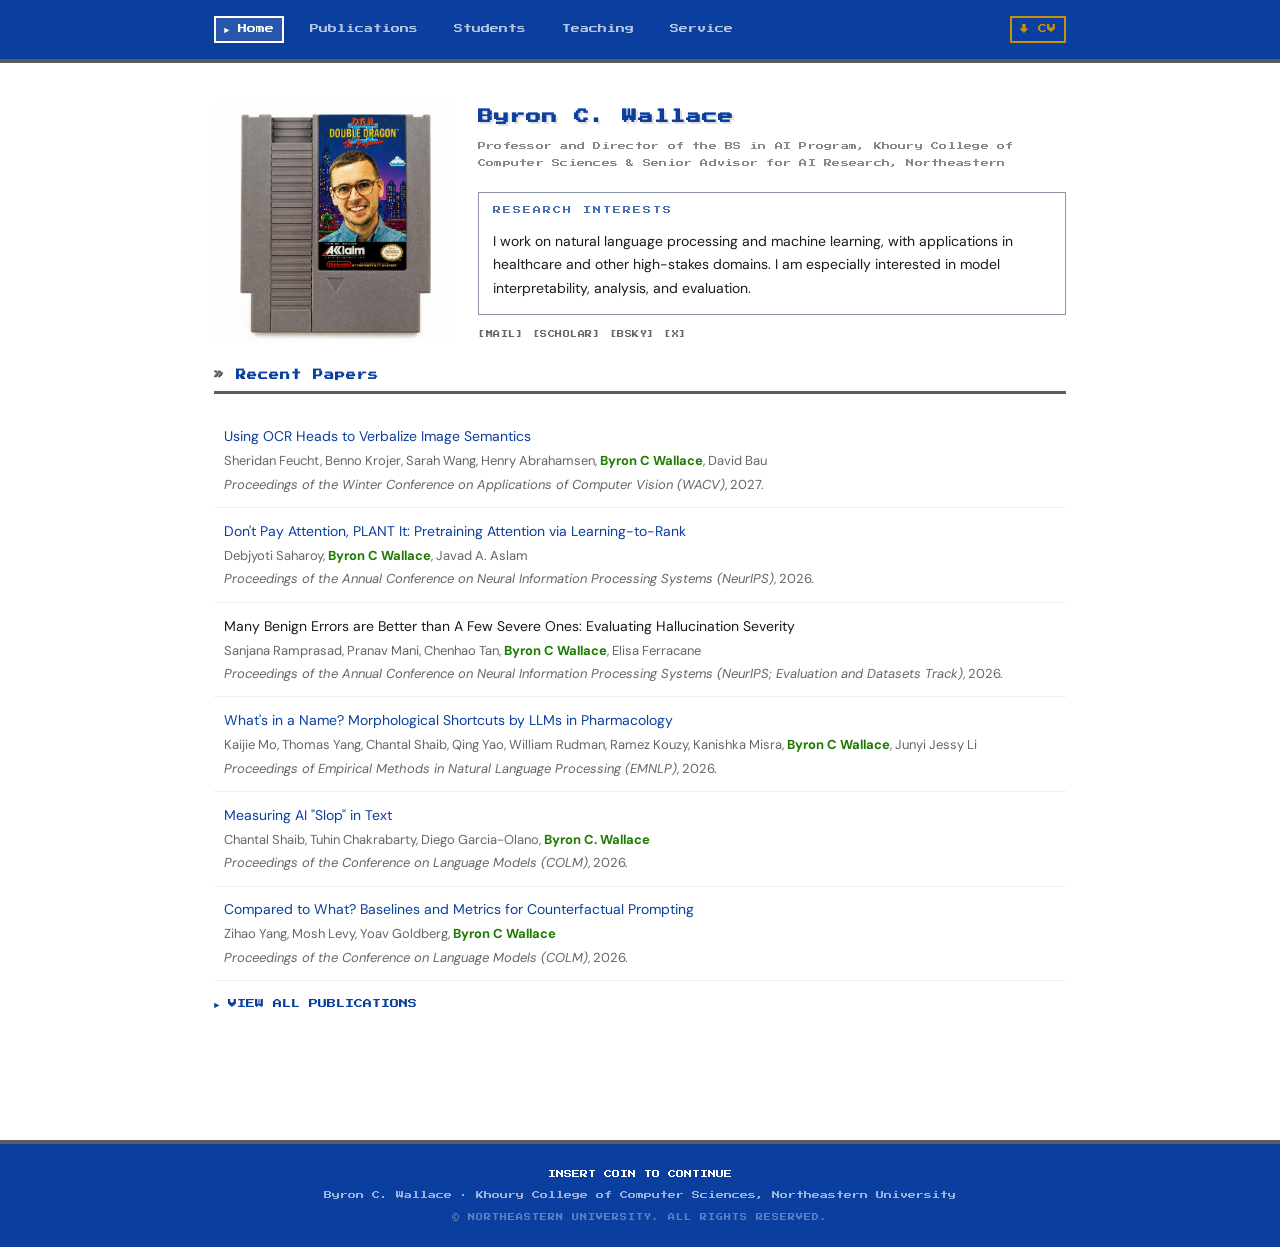
<file: docs/index.html>
<!DOCTYPE html>
<html lang="en">
<head>
  <meta charset="UTF-8">
  <meta name="viewport" content="width=device-width, initial-scale=1.0">
  <title>Byron C. Wallace – Home</title>
  <link rel="preconnect" href="https://fonts.googleapis.com">
  <link href="https://fonts.googleapis.com/css2?family=Press+Start+2P&display=swap" rel="stylesheet">
  <link rel="stylesheet" href="static/style.css">
</head>
<body>
  <header>
    <div class="header-inner">
      <nav>
        <a href="index.html" class="active">Home</a>
        <a href="publications.html" >Publications</a>
        <a href="students.html" >Students</a>
        <a href="teaching.html" >Teaching</a>
        <a href="service.html" >Service</a>
      </nav>
      <nav>
        <a href="static/bcw-cv.pdf" class="nav-cv">CV</a>
      </nav>
    </div>
  </header>

  <main>
    
<div class="page-content">

  <div class="bio-layout">

    <img src="static/me-NES.png" alt="Byron C. Wallace" class="cart-img">

    <!-- Bio text + research interests together -->
    <div class="bio-text">
      <h1>Byron C. Wallace</h1>
      
      <div class="bio-position">Professor and Director of the BS in AI Program, Khoury College of Computer Sciences & Senior Advisor for AI Research, Northeastern</div>
      
      <div class="bio-interests">
        <div class="bio-interests-label">Research Interests</div>
        <p>I work on natural language processing and machine learning, with applications in healthcare and other high-stakes domains. I am especially interested in model interpretability, analysis, and evaluation.</p>
      </div>

      <div class="bio-links">
        <a class="bio-link" href="mailto:b.wallace@northeastern.edu">[MAIL]</a>
        <a class="bio-link" href="https://scholar.google.com/citations?user=KTzRHmwAAAAJ&hl=en&oi=ao" target="_blank">[SCHOLAR]</a>
        <a class="bio-link" href="https://bsky.app/profile/byron.bsky.social" target="_blank">[BSKY]</a>
        <a class="bio-link" href="https://x.com/byron_c_wallace" target="_blank">[X]</a>
      </div>
    </div>

  </div>

  <section>
    <h2>Recent Papers</h2>
    <ul class="pub-list">
      
      <li class="pub-item">
        <span class="pub-title">
          <a href="https://arxiv.org/abs/2609.18823" target="_blank">Using OCR Heads to Verbalize Image Semantics</a>
        </span>
        <span class="pub-authors">Sheridan Feucht, Benno Krojer, Sarah Wang, Henry Abrahamsen, <strong>Byron C Wallace</strong>, David Bau</span>
        <span class="pub-venue"><em>Proceedings of the Winter Conference on Applications of Computer Vision (WACV)</em>, 2027.</span>
      </li>
      
      <li class="pub-item">
        <span class="pub-title">
          <a href="http://arxiv.org/abs/2410.23066" target="_blank">Don't Pay Attention, PLANT It: Pretraining Attention via Learning-to-Rank</a>
        </span>
        <span class="pub-authors">Debjyoti Saharoy, <strong>Byron C Wallace</strong>, Javad A. Aslam</span>
        <span class="pub-venue"><em>Proceedings of the Annual Conference on Neural Information Processing Systems (NeurIPS)</em>, 2026.</span>
      </li>
      
      <li class="pub-item">
        <span class="pub-title">
          Many Benign Errors are Better than A Few Severe Ones: Evaluating Hallucination Severity
        </span>
        <span class="pub-authors">Sanjana Ramprasad, Pranav Mani, Chenhao Tan, <strong>Byron C Wallace</strong>, Elisa Ferracane</span>
        <span class="pub-venue"><em>Proceedings of the Annual Conference on Neural Information Processing Systems (NeurIPS; Evaluation and Datasets Track)</em>, 2026.</span>
      </li>
      
      <li class="pub-item">
        <span class="pub-title">
          <a href="https://arxiv.org/abs/2606.05616" target="_blank">What's in a Name? Morphological Shortcuts by LLMs in Pharmacology</a>
        </span>
        <span class="pub-authors">Kaijie Mo, Thomas Yang, Chantal Shaib, Qing Yao, William Rudman, Ramez Kouzy, Kanishka Misra, <strong>Byron C Wallace</strong>, Junyi Jessy Li</span>
        <span class="pub-venue"><em>Proceedings of Empirical Methods in Natural Language Processing (EMNLP)</em>, 2026.</span>
      </li>
      
      <li class="pub-item">
        <span class="pub-title">
          <a href="https://arxiv.org/abs/2509.19163" target="_blank">Measuring AI "Slop" in Text</a>
        </span>
        <span class="pub-authors">Chantal Shaib, Tuhin Chakrabarty, Diego Garcia-Olano, <strong>Byron C. Wallace</strong></span>
        <span class="pub-venue"><em>Proceedings of the Conference on Language Models (COLM)</em>, 2026.</span>
      </li>
      
      <li class="pub-item">
        <span class="pub-title">
          <a href="https://arxiv.org/abs/2605.01048" target="_blank">Compared to What? Baselines and Metrics for Counterfactual Prompting</a>
        </span>
        <span class="pub-authors">Zihao Yang, Mosh Levy, Yoav Goldberg, <strong>Byron C Wallace</strong></span>
        <span class="pub-venue"><em>Proceedings of the Conference on Language Models (COLM)</em>, 2026.</span>
      </li>
      
    </ul>
    <p class="see-all"><a href="publications.html">► VIEW ALL PUBLICATIONS</a></p>
  </section>

</div>

  </main>

  <footer>
    <p>Byron C. Wallace &middot; Khoury College of Computer Sciences, Northeastern University</p>
  </footer>
</body>
</html>
</file>
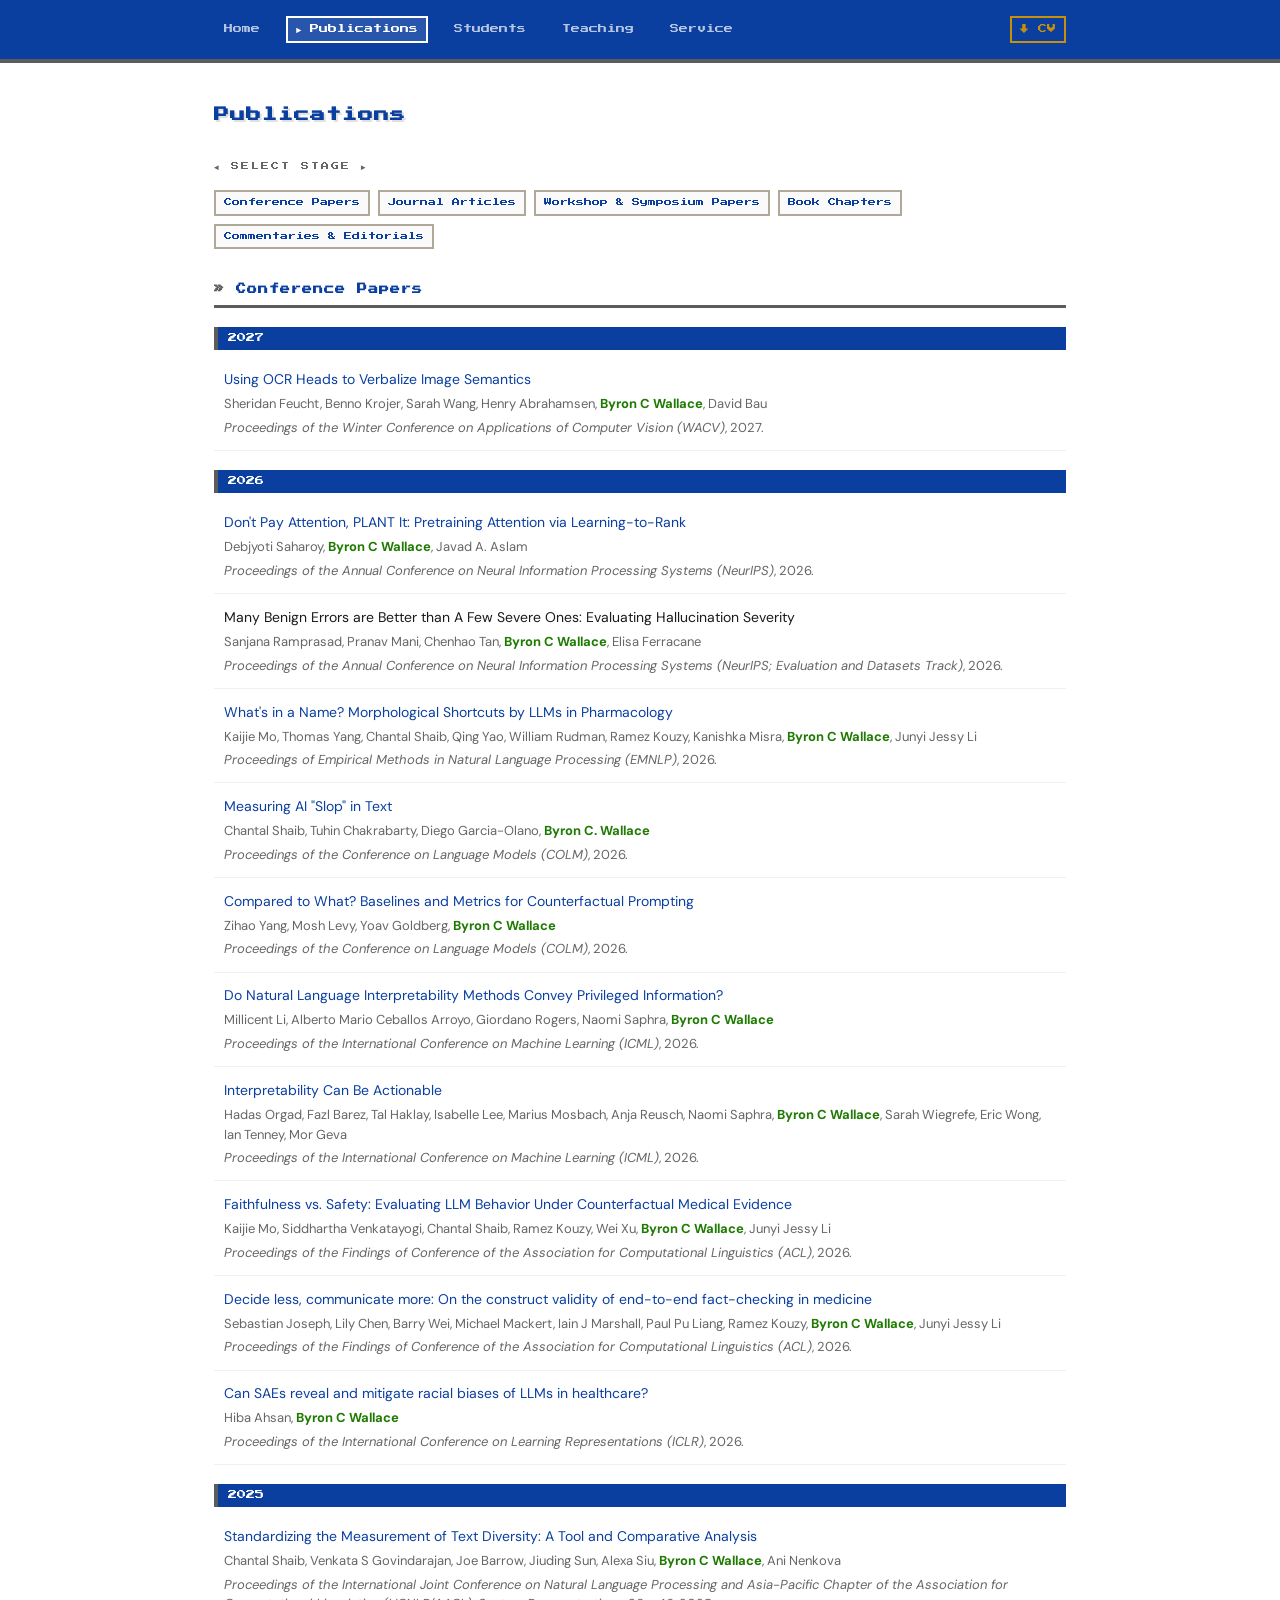
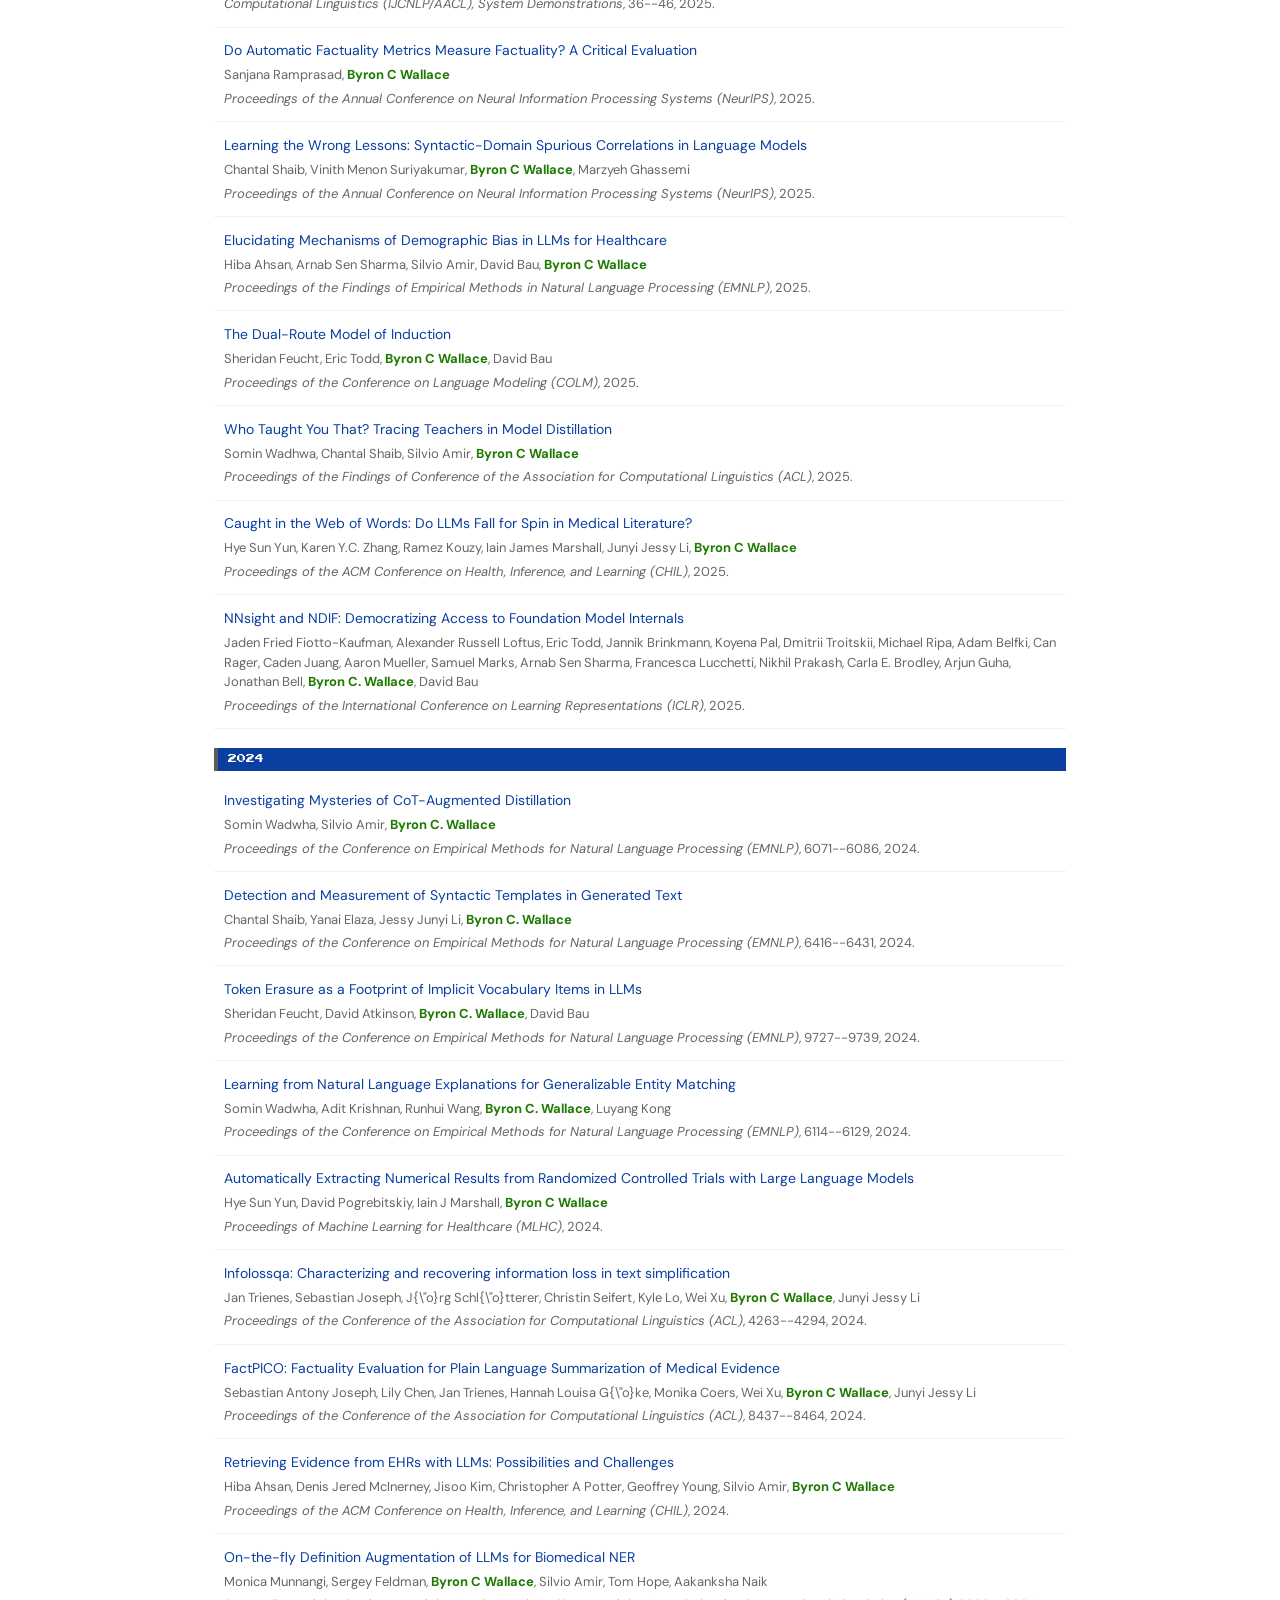
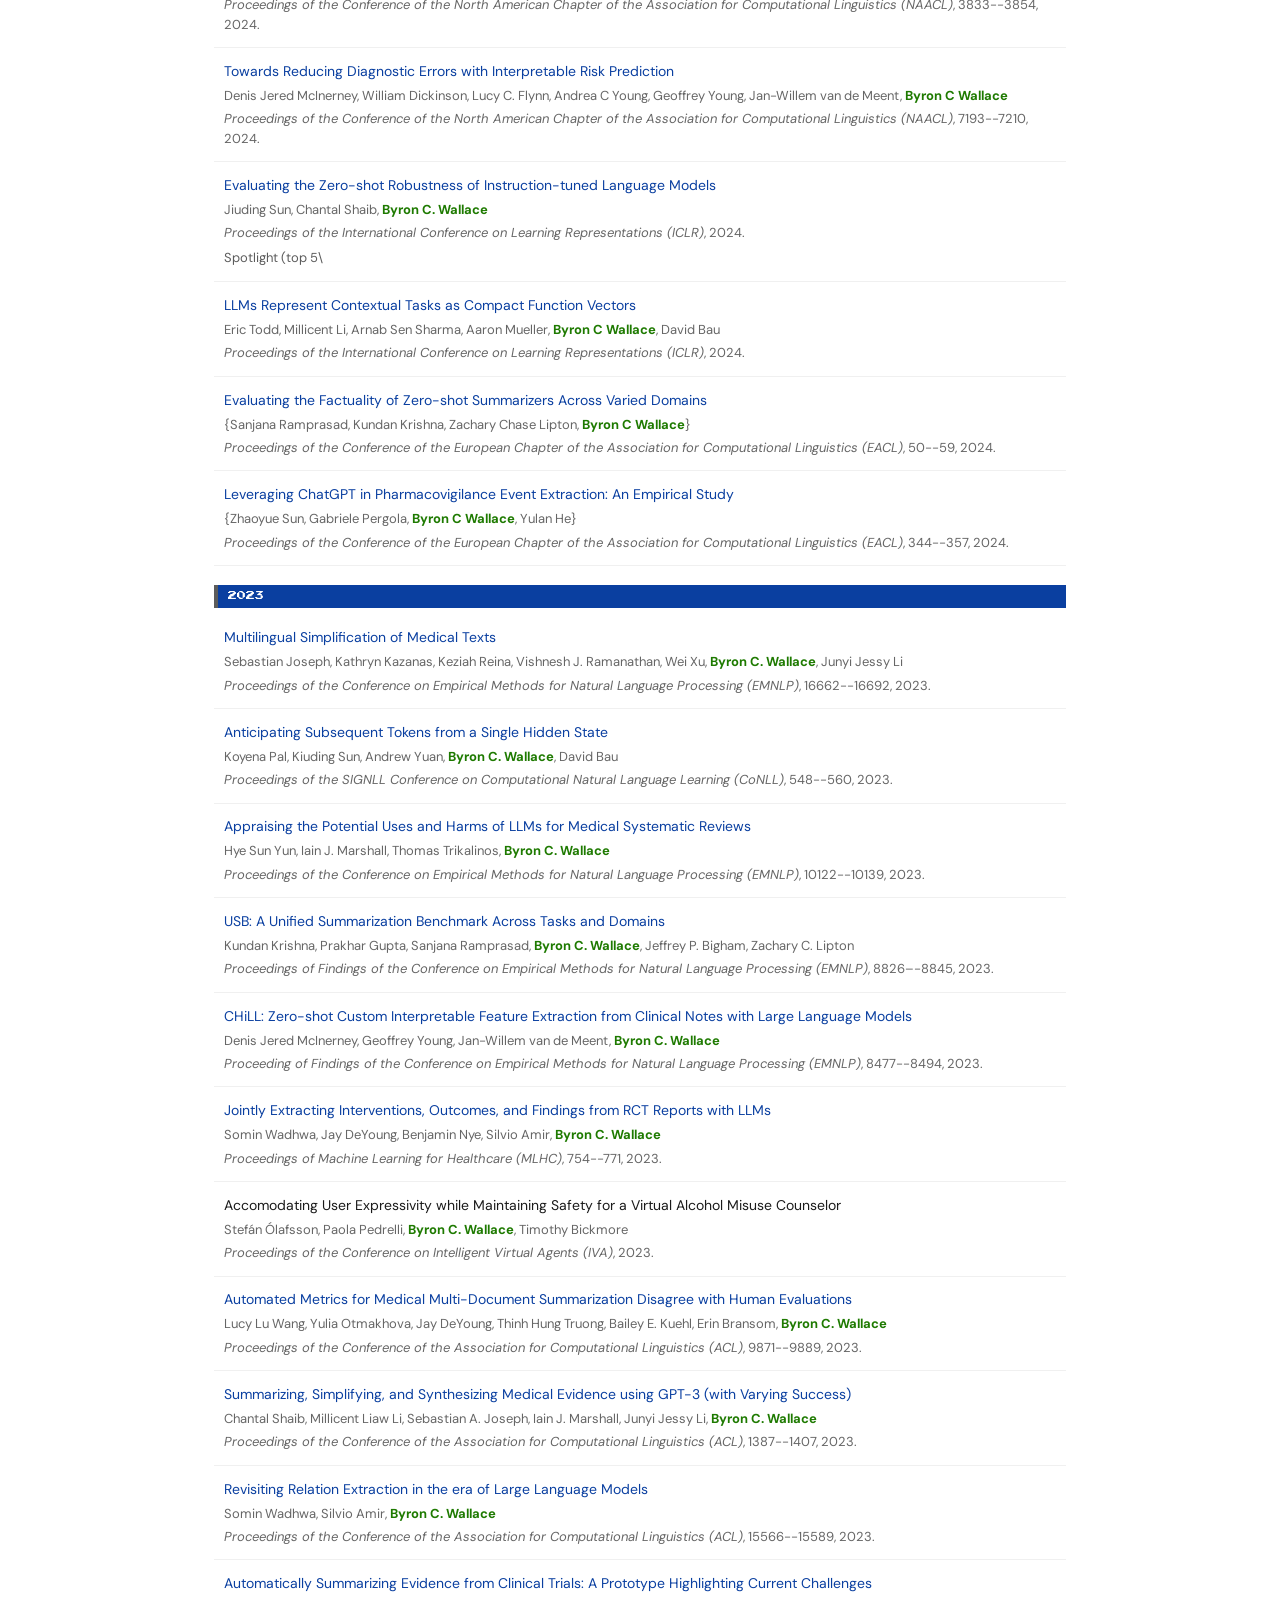
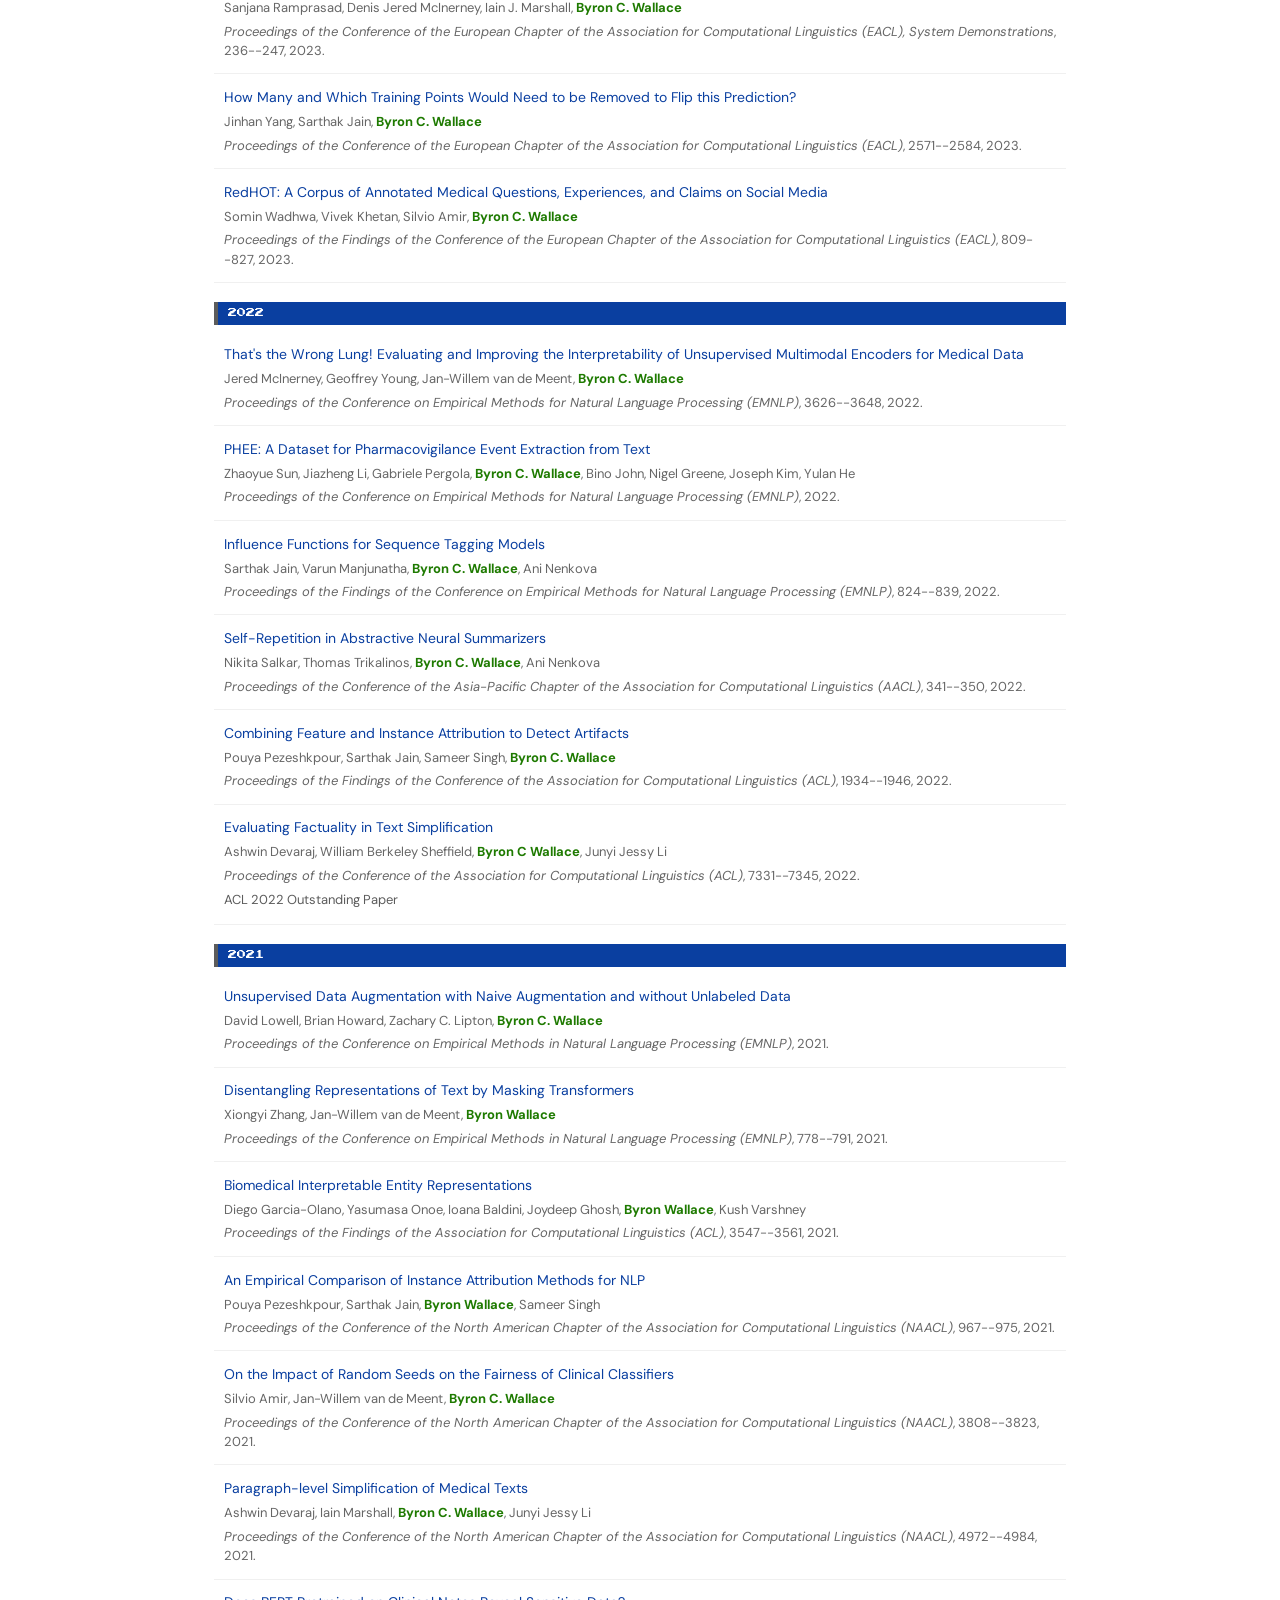
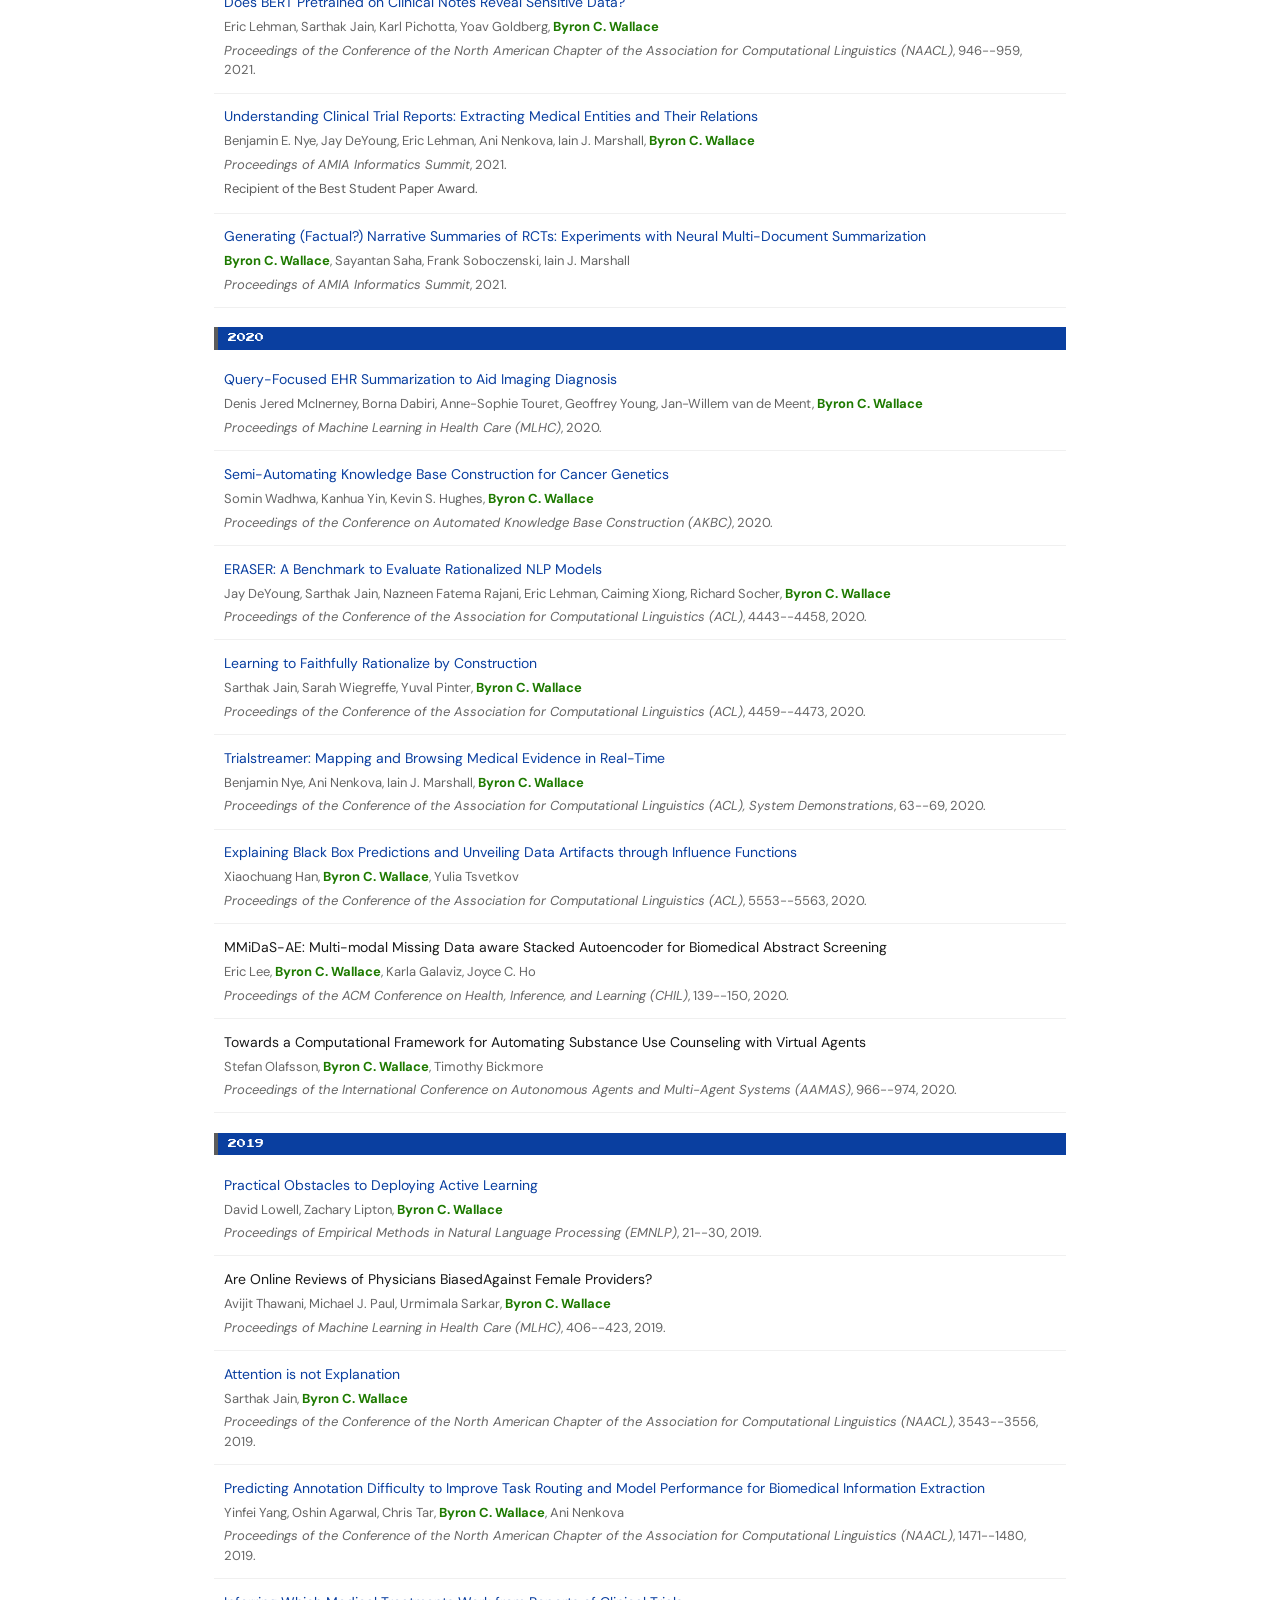
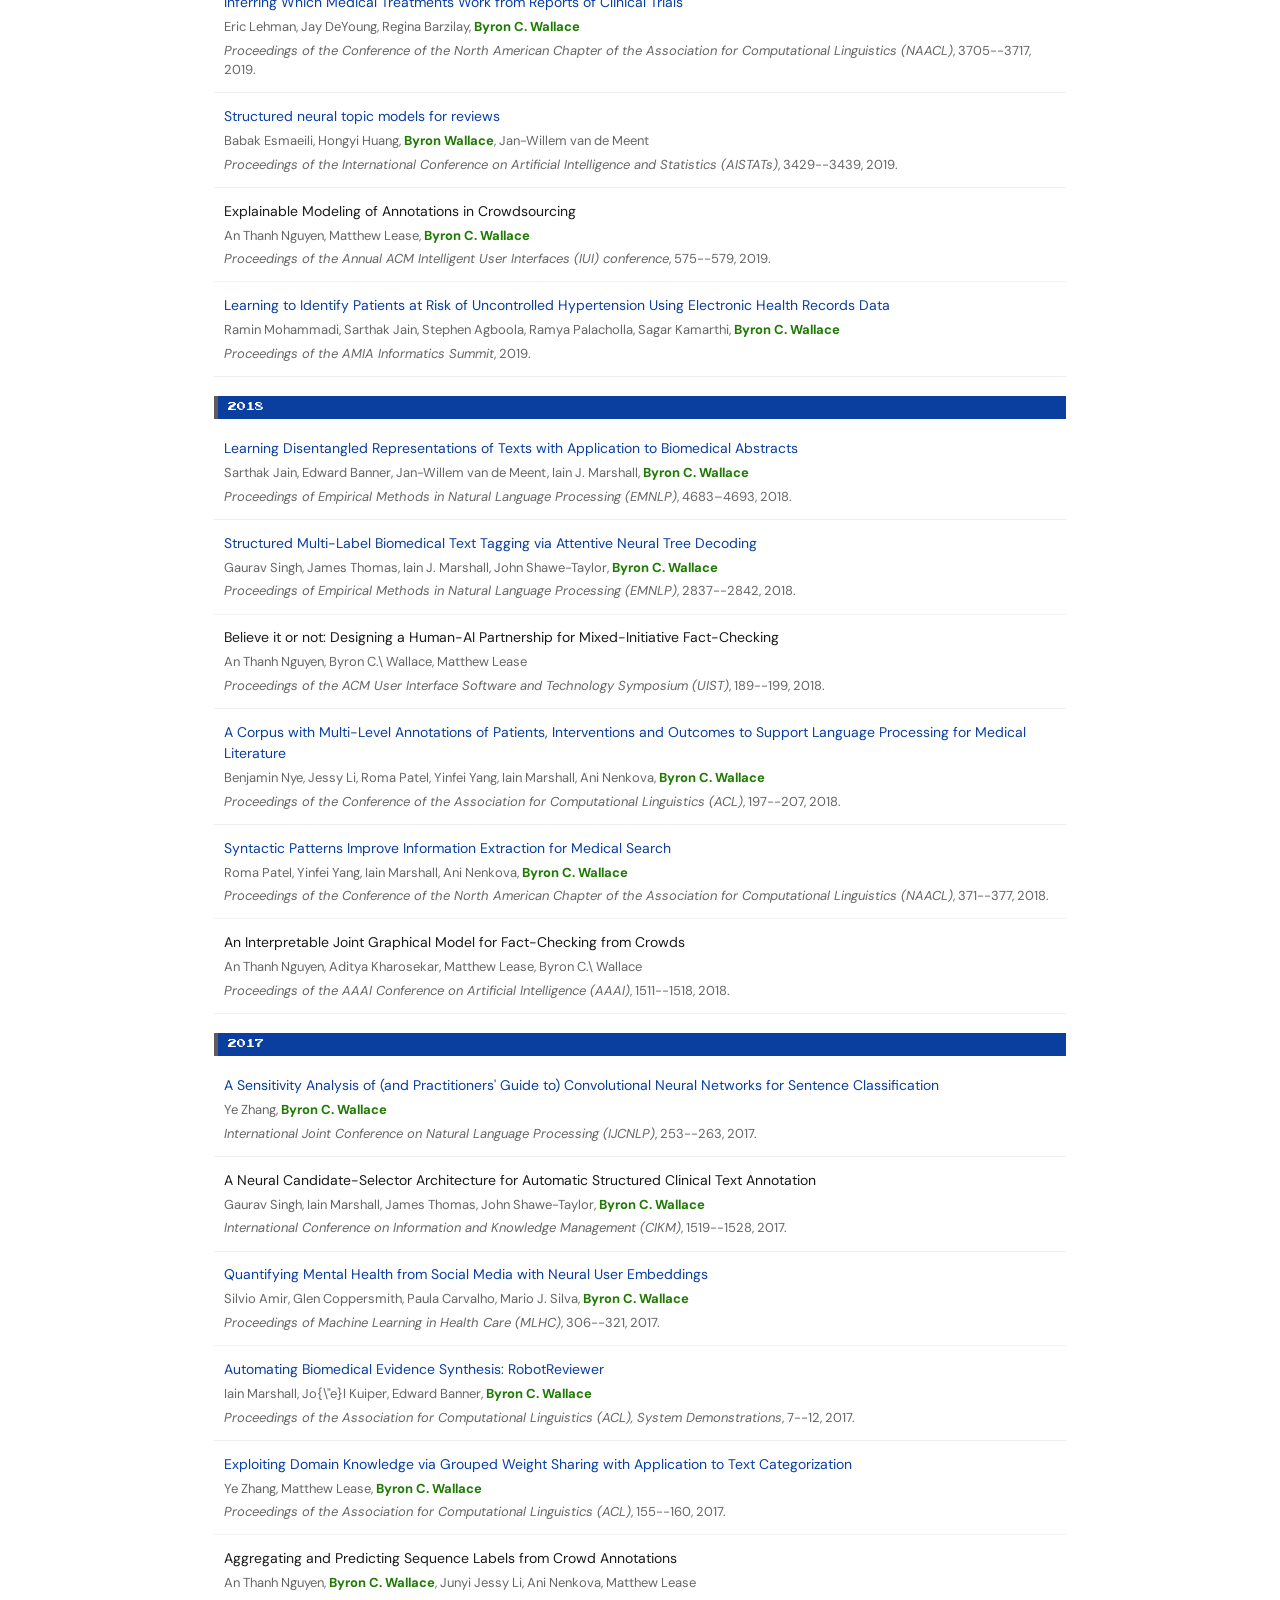
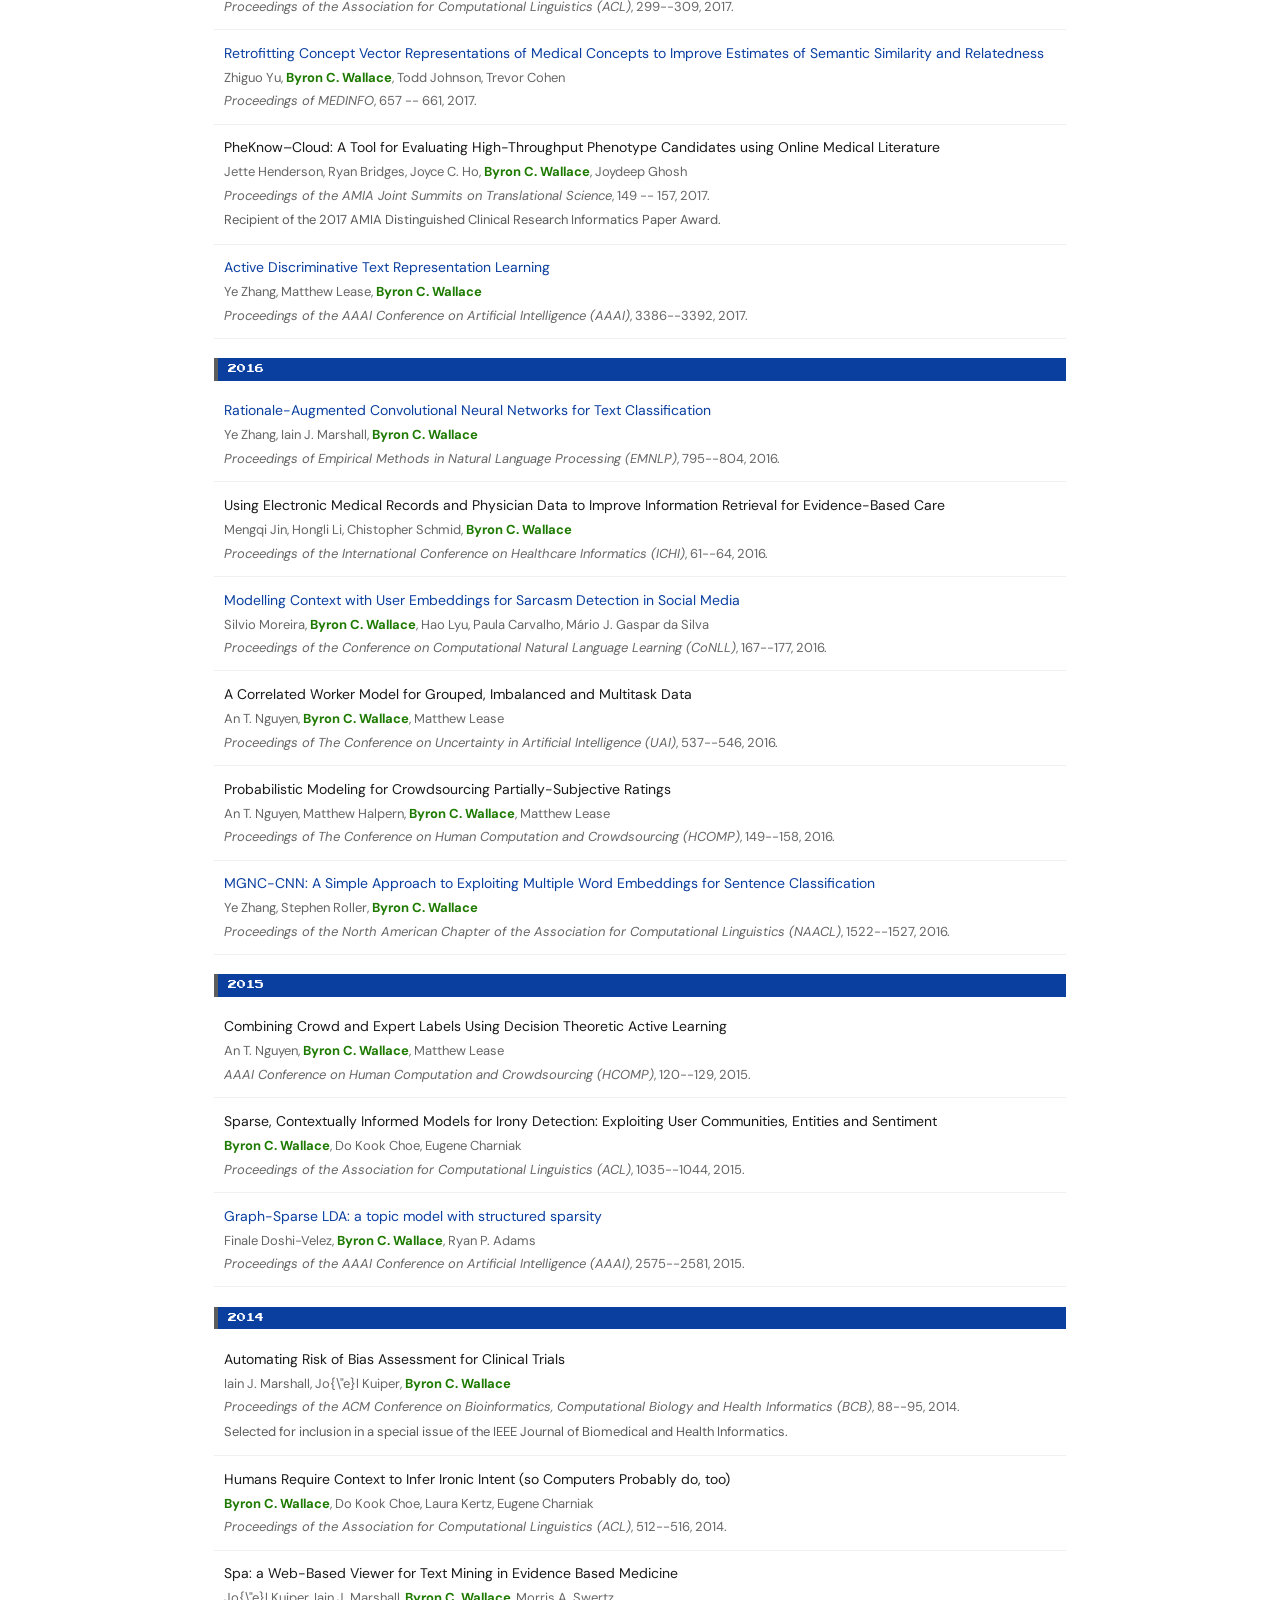
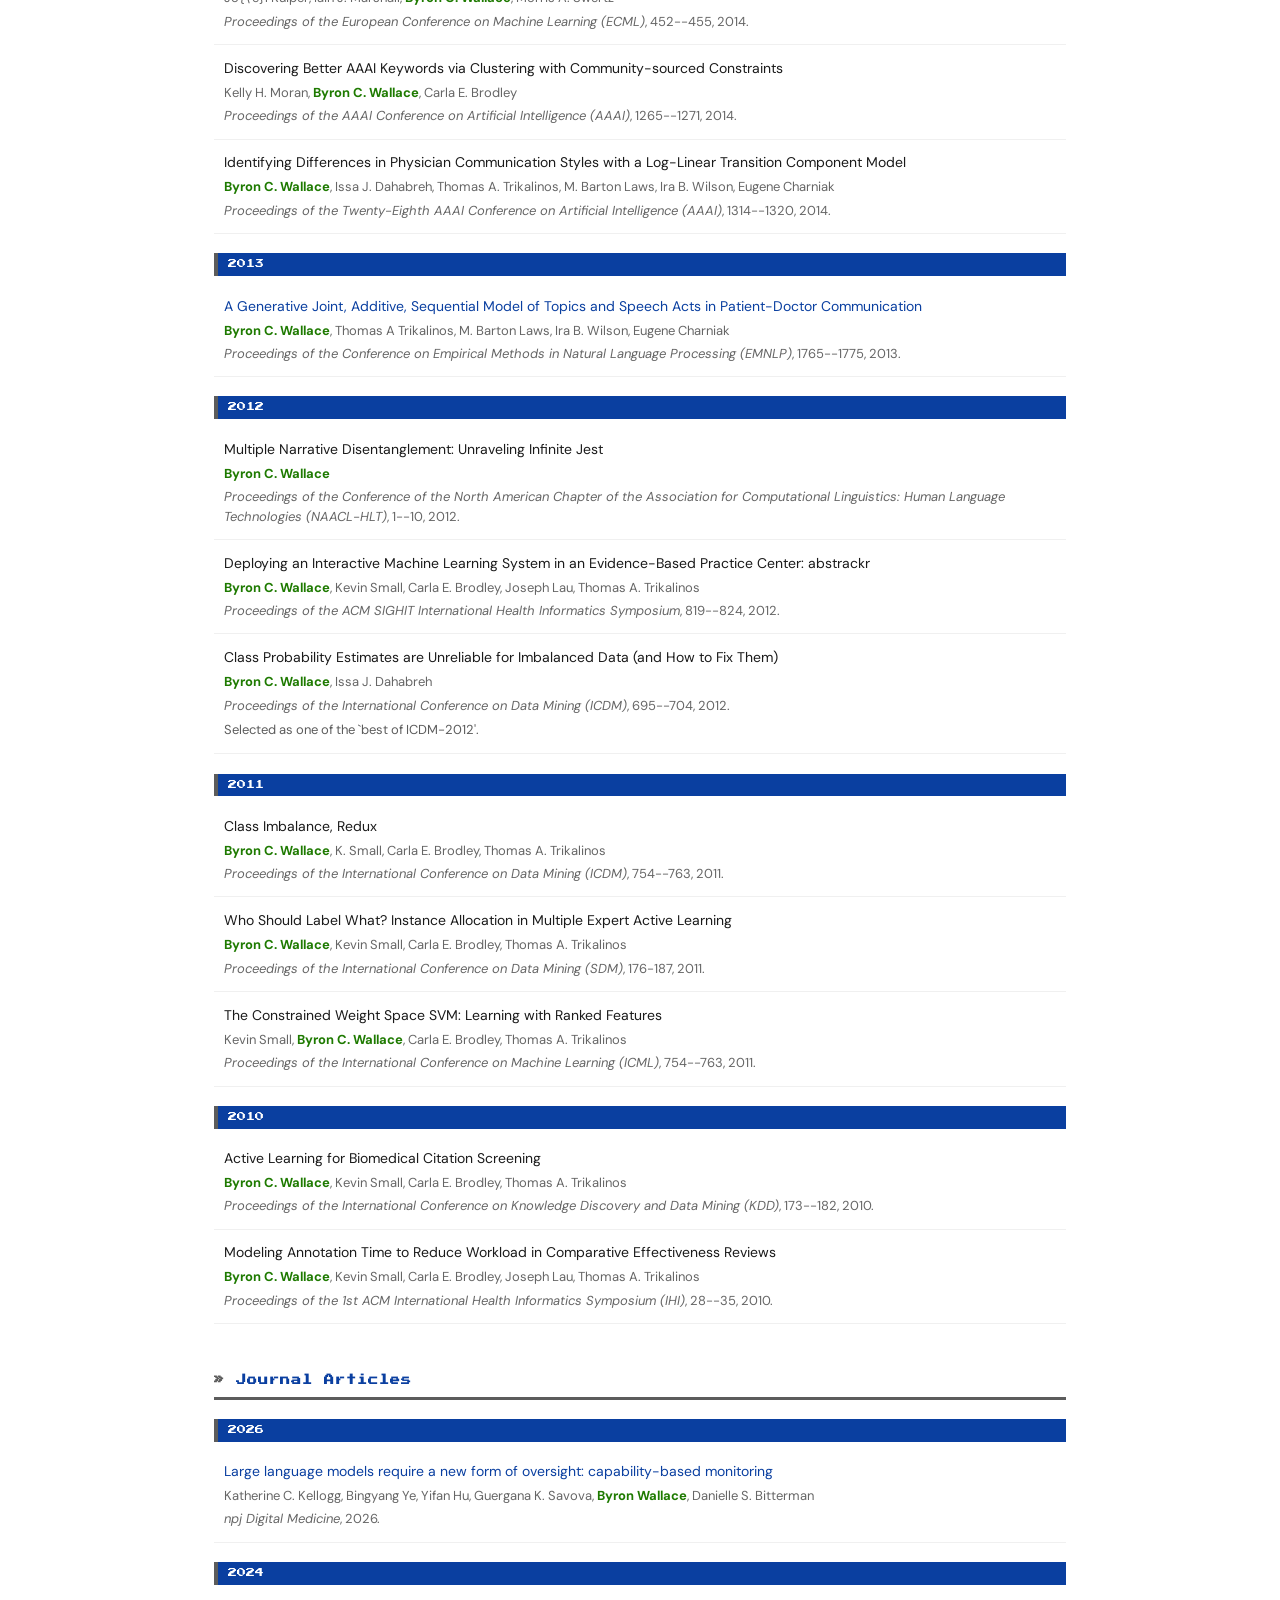
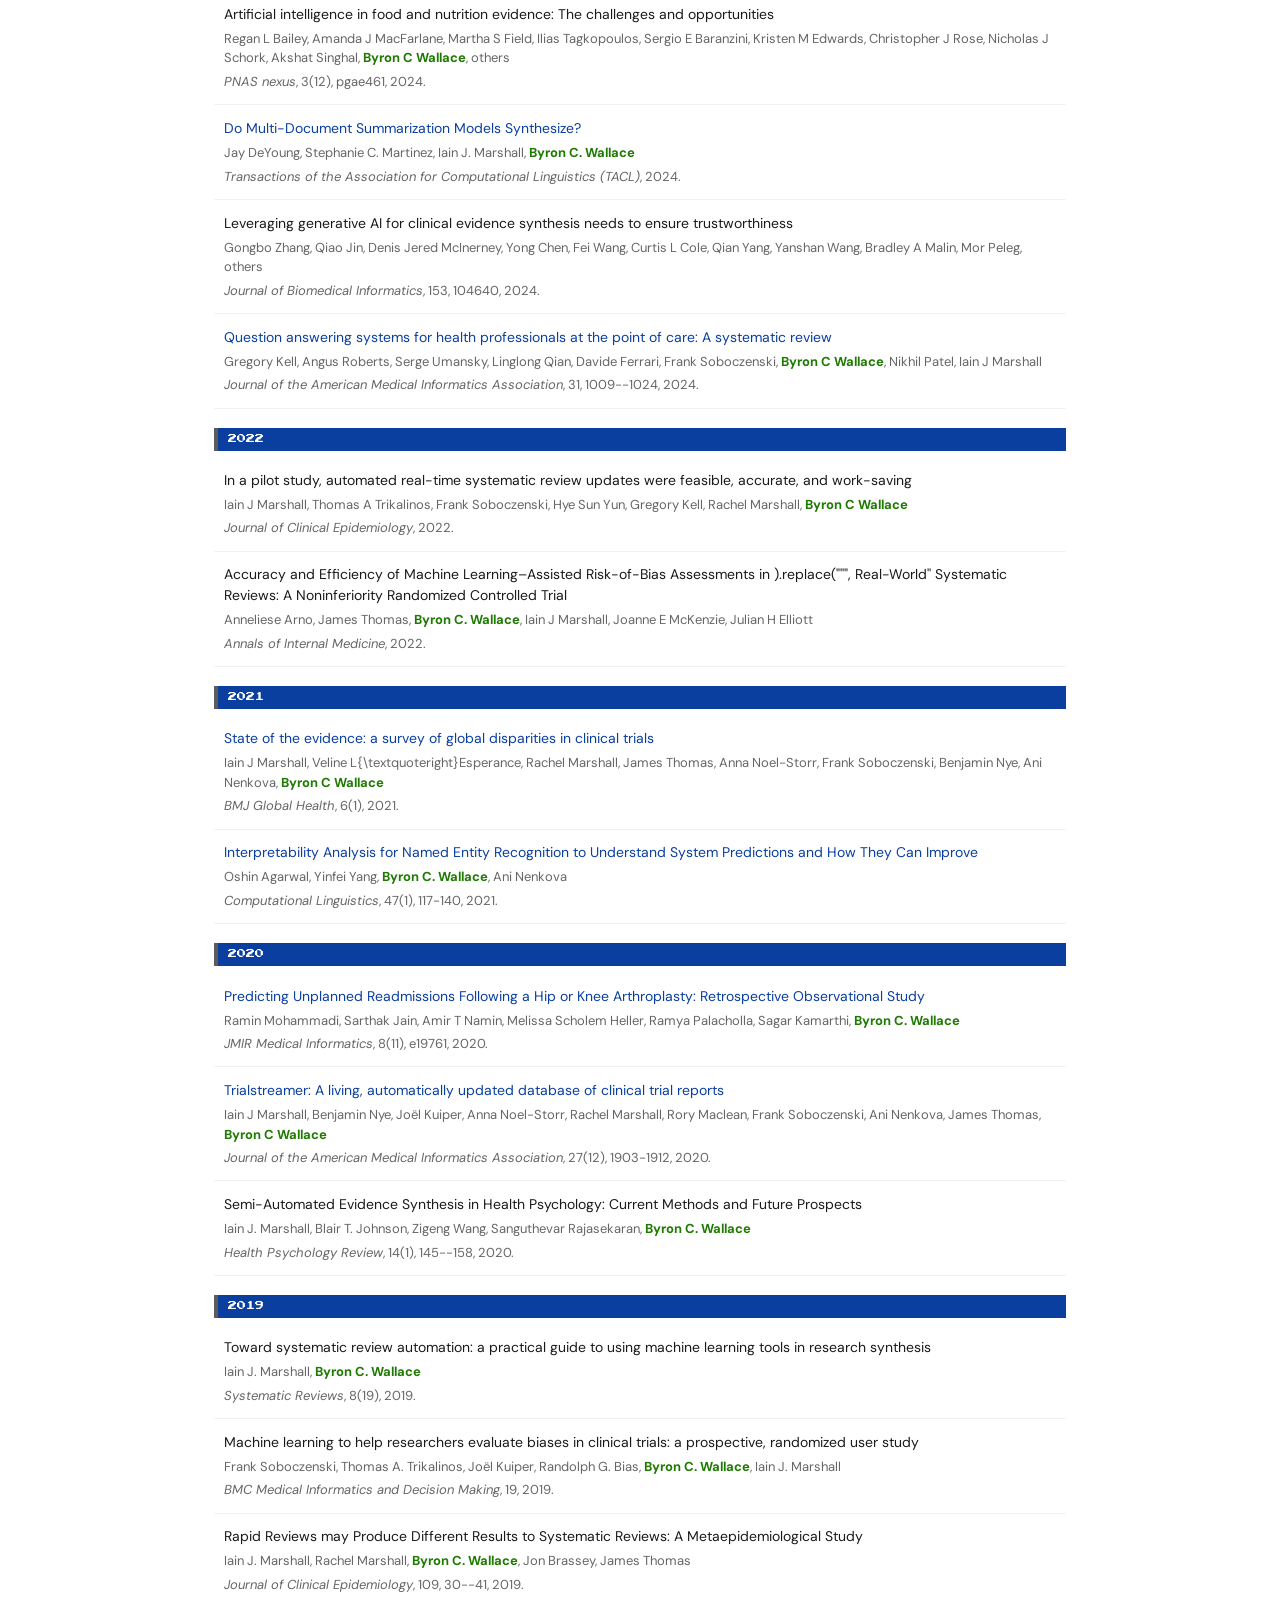
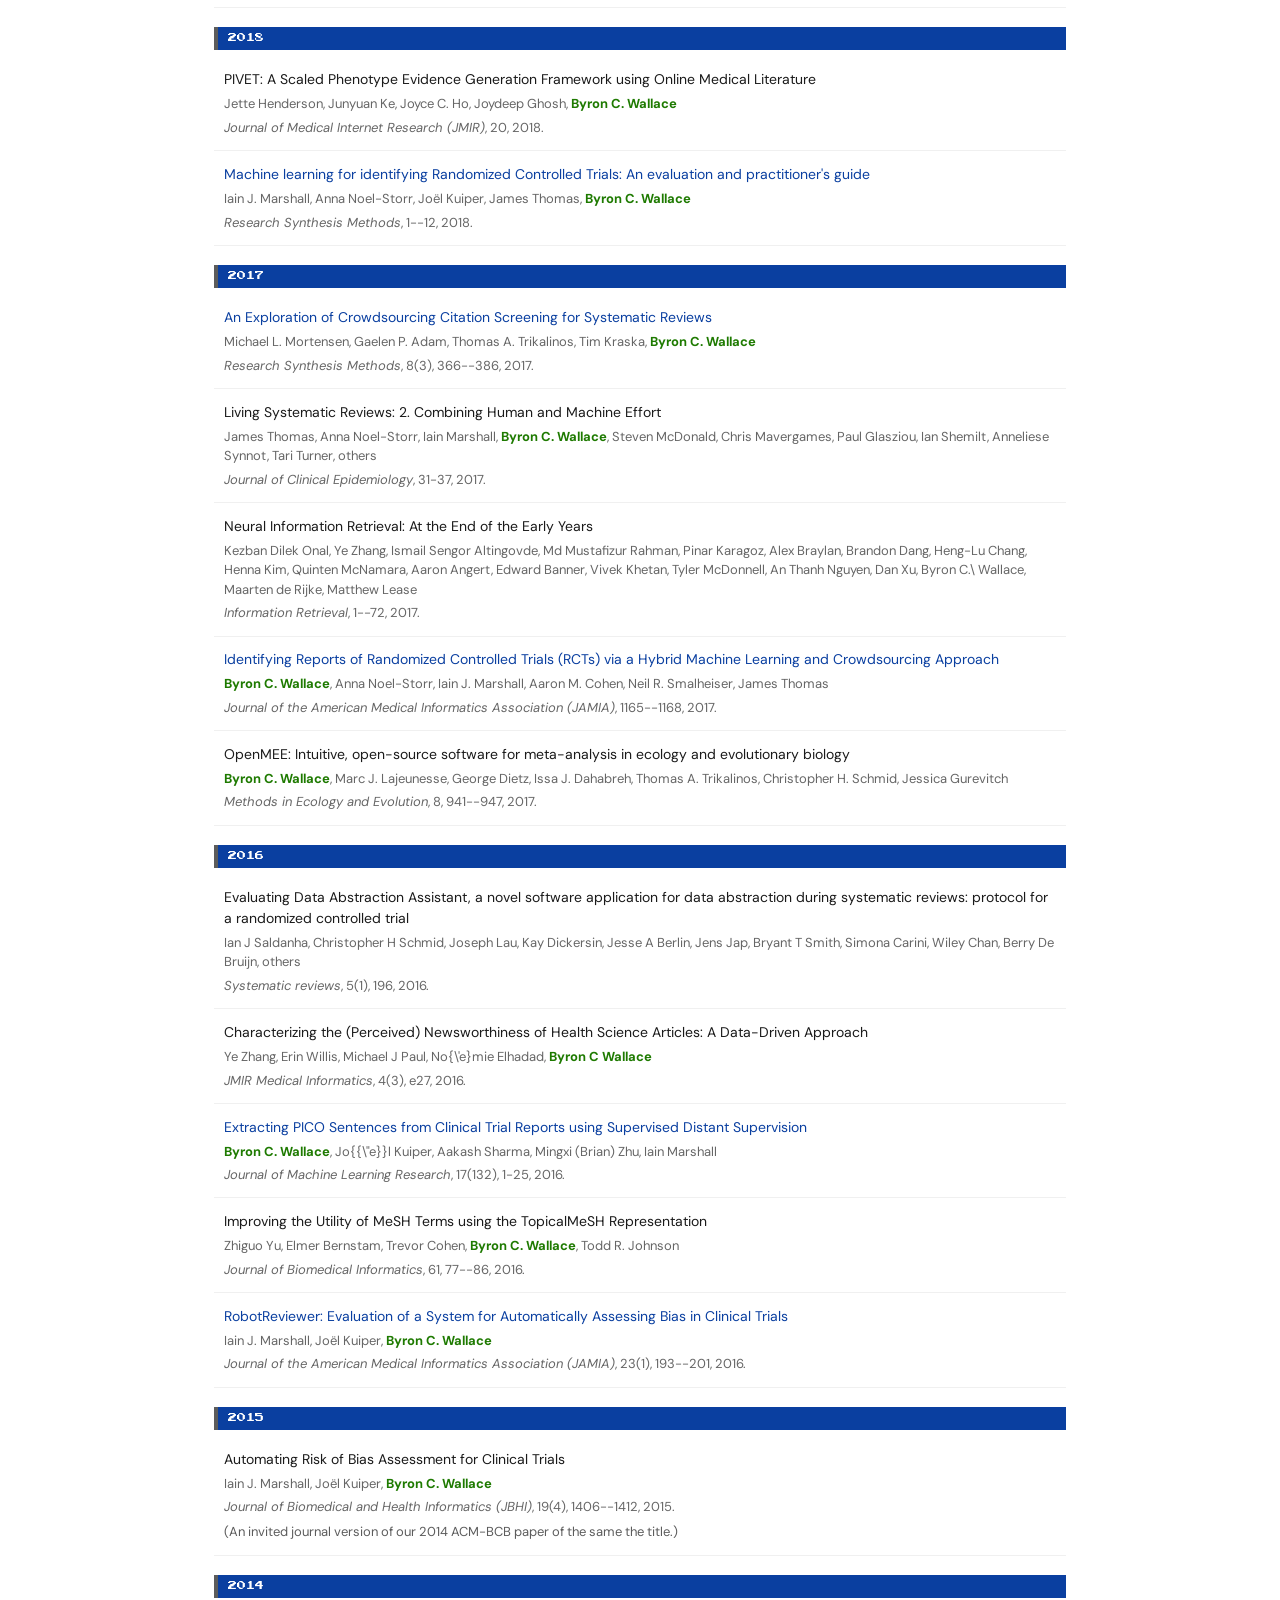
<file: docs/publications.html>
<!DOCTYPE html>
<html lang="en">
<head>
  <meta charset="UTF-8">
  <meta name="viewport" content="width=device-width, initial-scale=1.0">
  <title>Byron C. Wallace – Publications</title>
  <link rel="preconnect" href="https://fonts.googleapis.com">
  <link href="https://fonts.googleapis.com/css2?family=Press+Start+2P&display=swap" rel="stylesheet">
  <link rel="stylesheet" href="static/style.css">
</head>
<body>
  <header>
    <div class="header-inner">
      <nav>
        <a href="index.html" >Home</a>
        <a href="publications.html" class="active">Publications</a>
        <a href="students.html" >Students</a>
        <a href="teaching.html" >Teaching</a>
        <a href="service.html" >Service</a>
      </nav>
      <nav>
        <a href="static/bcw-cv.pdf" class="nav-cv">CV</a>
      </nav>
    </div>
  </header>

  <main>
    
<div class="page-content">
  <h1>Publications</h1>

  <nav class="section-nav">
    
    <a href="#conference">Conference Papers</a>
    
    <a href="#journal">Journal Articles</a>
    
    <a href="#workshop">Workshop & Symposium Papers</a>
    
    <a href="#book_chapter">Book Chapters</a>
    
    <a href="#commentary">Commentaries & Editorials</a>
    
  </nav>

  
  
  <section id="conference">
    <h2>Conference Papers</h2>

    
    <ol class="pub-list" reversed>
    
      
        
        
        <li class="year-divider">2027</li>
      
      <li class="pub-item">
        <span class="pub-title">
          <a href="https://arxiv.org/abs/2609.18823" target="_blank">Using OCR Heads to Verbalize Image Semantics</a>
        </span>
        <span class="pub-authors">Sheridan Feucht, Benno Krojer, Sarah Wang, Henry Abrahamsen, <strong>Byron C Wallace</strong>, David Bau</span>
        <span class="pub-venue">
          <em>Proceedings of the Winter Conference on Applications of Computer Vision (WACV)</em>, 2027.
        </span>
        
      </li>
    
      
        </ol><ol class="pub-list" reversed>
        
        <li class="year-divider">2026</li>
      
      <li class="pub-item">
        <span class="pub-title">
          <a href="http://arxiv.org/abs/2410.23066" target="_blank">Don't Pay Attention, PLANT It: Pretraining Attention via Learning-to-Rank</a>
        </span>
        <span class="pub-authors">Debjyoti Saharoy, <strong>Byron C Wallace</strong>, Javad A. Aslam</span>
        <span class="pub-venue">
          <em>Proceedings of the Annual Conference on Neural Information Processing Systems (NeurIPS)</em>, 2026.
        </span>
        
      </li>
    
      
      <li class="pub-item">
        <span class="pub-title">
          Many Benign Errors are Better than A Few Severe Ones: Evaluating Hallucination Severity
        </span>
        <span class="pub-authors">Sanjana Ramprasad, Pranav Mani, Chenhao Tan, <strong>Byron C Wallace</strong>, Elisa Ferracane</span>
        <span class="pub-venue">
          <em>Proceedings of the Annual Conference on Neural Information Processing Systems (NeurIPS; Evaluation and Datasets Track)</em>, 2026.
        </span>
        
      </li>
    
      
      <li class="pub-item">
        <span class="pub-title">
          <a href="https://arxiv.org/abs/2606.05616" target="_blank">What's in a Name? Morphological Shortcuts by LLMs in Pharmacology</a>
        </span>
        <span class="pub-authors">Kaijie Mo, Thomas Yang, Chantal Shaib, Qing Yao, William Rudman, Ramez Kouzy, Kanishka Misra, <strong>Byron C Wallace</strong>, Junyi Jessy Li</span>
        <span class="pub-venue">
          <em>Proceedings of Empirical Methods in Natural Language Processing (EMNLP)</em>, 2026.
        </span>
        
      </li>
    
      
      <li class="pub-item">
        <span class="pub-title">
          <a href="https://arxiv.org/abs/2509.19163" target="_blank">Measuring AI "Slop" in Text</a>
        </span>
        <span class="pub-authors">Chantal Shaib, Tuhin Chakrabarty, Diego Garcia-Olano, <strong>Byron C. Wallace</strong></span>
        <span class="pub-venue">
          <em>Proceedings of the Conference on Language Models (COLM)</em>, 2026.
        </span>
        
      </li>
    
      
      <li class="pub-item">
        <span class="pub-title">
          <a href="https://arxiv.org/abs/2605.01048" target="_blank">Compared to What? Baselines and Metrics for Counterfactual Prompting</a>
        </span>
        <span class="pub-authors">Zihao Yang, Mosh Levy, Yoav Goldberg, <strong>Byron C Wallace</strong></span>
        <span class="pub-venue">
          <em>Proceedings of the Conference on Language Models (COLM)</em>, 2026.
        </span>
        
      </li>
    
      
      <li class="pub-item">
        <span class="pub-title">
          <a href="https://arxiv.org/abs/2509.13316" target="_blank">Do Natural Language Interpretability Methods Convey Privileged Information?</a>
        </span>
        <span class="pub-authors">Millicent Li, Alberto Mario Ceballos Arroyo, Giordano Rogers, Naomi Saphra, <strong>Byron C Wallace</strong></span>
        <span class="pub-venue">
          <em>Proceedings of the International Conference on Machine Learning (ICML)</em>, 2026.
        </span>
        
      </li>
    
      
      <li class="pub-item">
        <span class="pub-title">
          <a href="https://icml.cc/virtual/2026/poster/67043" target="_blank">Interpretability Can Be Actionable</a>
        </span>
        <span class="pub-authors">Hadas Orgad, Fazl Barez, Tal Haklay, Isabelle Lee, Marius Mosbach, Anja Reusch, Naomi Saphra, <strong>Byron C Wallace</strong>, Sarah Wiegrefe, Eric Wong, Ian Tenney, Mor Geva</span>
        <span class="pub-venue">
          <em>Proceedings of the International Conference on Machine Learning (ICML)</em>, 2026.
        </span>
        
      </li>
    
      
      <li class="pub-item">
        <span class="pub-title">
          <a href="http://arxiv.org/abs/2601.11886" target="_blank">Faithfulness vs. Safety: Evaluating LLM Behavior Under Counterfactual Medical Evidence</a>
        </span>
        <span class="pub-authors">Kaijie Mo, Siddhartha Venkatayogi, Chantal Shaib, Ramez Kouzy, Wei Xu, <strong>Byron C Wallace</strong>, Junyi Jessy Li</span>
        <span class="pub-venue">
          <em>Proceedings of the Findings of Conference of the Association for Computational Linguistics (ACL)</em>, 2026.
        </span>
        
      </li>
    
      
      <li class="pub-item">
        <span class="pub-title">
          <a href="http://arxiv.org/abs/2506.20876" target="_blank">Decide less, communicate more: On the construct validity of end-to-end fact-checking in medicine</a>
        </span>
        <span class="pub-authors">Sebastian Joseph, Lily Chen, Barry Wei, Michael Mackert, Iain J Marshall, Paul Pu Liang, Ramez Kouzy, <strong>Byron C Wallace</strong>, Junyi Jessy Li</span>
        <span class="pub-venue">
          <em>Proceedings of the Findings of Conference of the Association for Computational Linguistics (ACL)</em>, 2026.
        </span>
        
      </li>
    
      
      <li class="pub-item">
        <span class="pub-title">
          <a href="http://arxiv.org/abs/2511.00177" target="_blank">Can SAEs reveal and mitigate racial biases of LLMs in healthcare?</a>
        </span>
        <span class="pub-authors">Hiba Ahsan, <strong>Byron C Wallace</strong></span>
        <span class="pub-venue">
          <em>Proceedings of the International Conference on Learning Representations (ICLR)</em>, 2026.
        </span>
        
      </li>
    
      
        </ol><ol class="pub-list" reversed>
        
        <li class="year-divider">2025</li>
      
      <li class="pub-item">
        <span class="pub-title">
          <a href="https://aclanthology.org/2025.ijcnlp-demo.5/" target="_blank">Standardizing the Measurement of Text Diversity: A Tool and Comparative Analysis</a>
        </span>
        <span class="pub-authors">Chantal Shaib, Venkata S Govindarajan, Joe Barrow, Jiuding Sun, Alexa Siu, <strong>Byron C Wallace</strong>, Ani Nenkova</span>
        <span class="pub-venue">
          <em>Proceedings of the International Joint Conference on Natural Language Processing and Asia-Pacific Chapter of the Association for Computational Linguistics (IJCNLP/AACL), System Demonstrations</em>, 36--46, 2025.
        </span>
        
      </li>
    
      
      <li class="pub-item">
        <span class="pub-title">
          <a href="http://arxiv.org/abs/2411.16638" target="_blank">Do Automatic Factuality Metrics Measure Factuality? A Critical Evaluation</a>
        </span>
        <span class="pub-authors">Sanjana Ramprasad, <strong>Byron C Wallace</strong></span>
        <span class="pub-venue">
          <em>Proceedings of the Annual Conference on Neural Information Processing Systems (NeurIPS)</em>, 2025.
        </span>
        
      </li>
    
      
      <li class="pub-item">
        <span class="pub-title">
          <a href="http://arxiv.org/abs/2509.21155" target="_blank">Learning the Wrong Lessons: Syntactic-Domain Spurious Correlations in Language Models</a>
        </span>
        <span class="pub-authors">Chantal Shaib, Vinith Menon Suriyakumar, <strong>Byron C Wallace</strong>, Marzyeh Ghassemi</span>
        <span class="pub-venue">
          <em>Proceedings of the Annual Conference on Neural Information Processing Systems (NeurIPS)</em>, 2025.
        </span>
        
      </li>
    
      
      <li class="pub-item">
        <span class="pub-title">
          <a href="http://arxiv.org/abs/2502.13319" target="_blank">Elucidating Mechanisms of Demographic Bias in LLMs for Healthcare</a>
        </span>
        <span class="pub-authors">Hiba Ahsan, Arnab Sen Sharma, Silvio Amir, David Bau, <strong>Byron C Wallace</strong></span>
        <span class="pub-venue">
          <em>Proceedings of the Findings of Empirical Methods in Natural Language Processing (EMNLP)</em>, 2025.
        </span>
        
      </li>
    
      
      <li class="pub-item">
        <span class="pub-title">
          <a href="http://arxiv.org/abs/2504.03022" target="_blank">The Dual-Route Model of Induction</a>
        </span>
        <span class="pub-authors">Sheridan Feucht, Eric Todd, <strong>Byron C Wallace</strong>, David Bau</span>
        <span class="pub-venue">
          <em>Proceedings of the Conference on Language Modeling (COLM)</em>, 2025.
        </span>
        
      </li>
    
      
      <li class="pub-item">
        <span class="pub-title">
          <a href="http://arxiv.org/abs/2502.06659" target="_blank">Who Taught You That? Tracing Teachers in Model Distillation</a>
        </span>
        <span class="pub-authors">Somin Wadhwa, Chantal Shaib, Silvio Amir, <strong>Byron C Wallace</strong></span>
        <span class="pub-venue">
          <em>Proceedings of the Findings of Conference of the Association for Computational Linguistics (ACL)</em>, 2025.
        </span>
        
      </li>
    
      
      <li class="pub-item">
        <span class="pub-title">
          <a href="http://arxiv.org/abs/2502.07963" target="_blank">Caught in the Web of Words: Do LLMs Fall for Spin in Medical Literature?</a>
        </span>
        <span class="pub-authors">Hye Sun Yun, Karen Y.C. Zhang, Ramez Kouzy, Iain James Marshall, Junyi Jessy Li, <strong>Byron C Wallace</strong></span>
        <span class="pub-venue">
          <em>Proceedings of the ACM Conference on Health, Inference, and Learning (CHIL)</em>, 2025.
        </span>
        
      </li>
    
      
      <li class="pub-item">
        <span class="pub-title">
          <a href="https://arxiv.org/abs/2407.14561" target="_blank">NNsight and NDIF: Democratizing Access to Foundation Model Internals</a>
        </span>
        <span class="pub-authors">Jaden Fried Fiotto-Kaufman, Alexander Russell Loftus, Eric Todd, Jannik Brinkmann, Koyena Pal, Dmitrii Troitskii, Michael Ripa, Adam Belfki, Can Rager, Caden Juang, Aaron Mueller, Samuel Marks, Arnab Sen Sharma, Francesca Lucchetti, Nikhil Prakash, Carla E. Brodley, Arjun Guha, Jonathan Bell, <strong>Byron C. Wallace</strong>, David Bau</span>
        <span class="pub-venue">
          <em>Proceedings of the International Conference on Learning Representations (ICLR)</em>, 2025.
        </span>
        
      </li>
    
      
        </ol><ol class="pub-list" reversed>
        
        <li class="year-divider">2024</li>
      
      <li class="pub-item">
        <span class="pub-title">
          <a href="http://arxiv.org/abs/2406.14511" target="_blank">Investigating Mysteries of CoT-Augmented Distillation</a>
        </span>
        <span class="pub-authors">Somin Wadwha, Silvio Amir, <strong>Byron C. Wallace</strong></span>
        <span class="pub-venue">
          <em>Proceedings of the Conference on Empirical Methods for Natural Language Processing (EMNLP)</em>, 6071--6086, 2024.
        </span>
        
      </li>
    
      
      <li class="pub-item">
        <span class="pub-title">
          <a href="http://arxiv.org/abs/2407.00211" target="_blank">Detection and Measurement of Syntactic Templates in Generated Text</a>
        </span>
        <span class="pub-authors">Chantal Shaib, Yanai Elaza, Jessy Junyi Li, <strong>Byron C. Wallace</strong></span>
        <span class="pub-venue">
          <em>Proceedings of the Conference on Empirical Methods for Natural Language Processing (EMNLP)</em>, 6416--6431, 2024.
        </span>
        
      </li>
    
      
      <li class="pub-item">
        <span class="pub-title">
          <a href="http://arxiv.org/abs/2406.20086" target="_blank">Token Erasure as a Footprint of Implicit Vocabulary Items in LLMs</a>
        </span>
        <span class="pub-authors">Sheridan Feucht, David Atkinson, <strong>Byron C. Wallace</strong>, David Bau</span>
        <span class="pub-venue">
          <em>Proceedings of the Conference on Empirical Methods for Natural Language Processing (EMNLP)</em>, 9727--9739, 2024.
        </span>
        
      </li>
    
      
      <li class="pub-item">
        <span class="pub-title">
          <a href="http://arxiv.org/abs/2406.09330" target="_blank">Learning from Natural Language Explanations for Generalizable Entity Matching</a>
        </span>
        <span class="pub-authors">Somin Wadwha, Adit Krishnan, Runhui Wang, <strong>Byron C. Wallace</strong>, Luyang Kong</span>
        <span class="pub-venue">
          <em>Proceedings of the Conference on Empirical Methods for Natural Language Processing (EMNLP)</em>, 6114--6129, 2024.
        </span>
        
      </li>
    
      
      <li class="pub-item">
        <span class="pub-title">
          <a href="http://arxiv.org/abs/2405.01686" target="_blank">Automatically Extracting Numerical Results from Randomized Controlled Trials with Large Language Models</a>
        </span>
        <span class="pub-authors">Hye Sun Yun, David Pogrebitskiy, Iain J Marshall, <strong>Byron C Wallace</strong></span>
        <span class="pub-venue">
          <em>Proceedings of Machine Learning for Healthcare (MLHC)</em>, 2024.
        </span>
        
      </li>
    
      
      <li class="pub-item">
        <span class="pub-title">
          <a href="http://arxiv.org/abs/2401.16475" target="_blank">Infolossqa: Characterizing and recovering information loss in text simplification</a>
        </span>
        <span class="pub-authors">Jan Trienes, Sebastian Joseph, J{\"o}rg Schl{\"o}tterer, Christin Seifert, Kyle Lo, Wei Xu, <strong>Byron C Wallace</strong>, Junyi Jessy Li</span>
        <span class="pub-venue">
          <em>Proceedings of the Conference of the Association for Computational Linguistics (ACL)</em>, 4263--4294, 2024.
        </span>
        
      </li>
    
      
      <li class="pub-item">
        <span class="pub-title">
          <a href="http://arxiv.org/abs/2402.11456" target="_blank">FactPICO: Factuality Evaluation for Plain Language Summarization of Medical Evidence</a>
        </span>
        <span class="pub-authors">Sebastian Antony Joseph, Lily Chen, Jan Trienes, Hannah Louisa G{\"o}ke, Monika Coers, Wei Xu, <strong>Byron C Wallace</strong>, Junyi Jessy Li</span>
        <span class="pub-venue">
          <em>Proceedings of the Conference of the Association for Computational Linguistics (ACL)</em>, 8437--8464, 2024.
        </span>
        
      </li>
    
      
      <li class="pub-item">
        <span class="pub-title">
          <a href="http://arxiv.org/abs/2309.04550" target="_blank">Retrieving Evidence from EHRs with LLMs: Possibilities and Challenges</a>
        </span>
        <span class="pub-authors">Hiba Ahsan, Denis Jered McInerney, Jisoo Kim, Christopher A Potter, Geoffrey Young, Silvio Amir, <strong>Byron C Wallace</strong></span>
        <span class="pub-venue">
          <em>Proceedings of the ACM Conference on Health, Inference, and Learning (CHIL)</em>, 2024.
        </span>
        
      </li>
    
      
      <li class="pub-item">
        <span class="pub-title">
          <a href="https://arxiv.org/abs/2404.00152" target="_blank">On-the-fly Definition Augmentation of LLMs for Biomedical NER</a>
        </span>
        <span class="pub-authors">Monica Munnangi, Sergey Feldman, <strong>Byron C Wallace</strong>, Silvio Amir, Tom Hope, Aakanksha Naik</span>
        <span class="pub-venue">
          <em>Proceedings of the Conference of the North American Chapter of the Association for Computational Linguistics (NAACL)</em>, 3833--3854, 2024.
        </span>
        
      </li>
    
      
      <li class="pub-item">
        <span class="pub-title">
          <a href="http://arxiv.org/abs/2402.10109" target="_blank">Towards Reducing Diagnostic Errors with Interpretable Risk Prediction</a>
        </span>
        <span class="pub-authors">Denis Jered McInerney, William Dickinson, Lucy C. Flynn, Andrea C Young, Geoffrey Young, Jan-Willem van de Meent, <strong>Byron C Wallace</strong></span>
        <span class="pub-venue">
          <em>Proceedings of the Conference of the North American Chapter of the Association for Computational Linguistics (NAACL)</em>, 7193--7210, 2024.
        </span>
        
      </li>
    
      
      <li class="pub-item">
        <span class="pub-title">
          <a href="http://arxiv.org/abs/2306.11270" target="_blank">Evaluating the Zero-shot Robustness of Instruction-tuned Language Models</a>
        </span>
        <span class="pub-authors">Jiuding Sun, Chantal Shaib, <strong>Byron C. Wallace</strong></span>
        <span class="pub-venue">
          <em>Proceedings of the International Conference on Learning Representations (ICLR)</em>, 2024.
        </span>
        <span class="pub-note">Spotlight (top 5\</span>
      </li>
    
      
      <li class="pub-item">
        <span class="pub-title">
          <a href="https://arxiv.org/abs/2310.15213" target="_blank">LLMs Represent Contextual Tasks as Compact Function Vectors</a>
        </span>
        <span class="pub-authors">Eric Todd, Millicent Li, Arnab Sen Sharma, Aaron Mueller, <strong>Byron C Wallace</strong>, David Bau</span>
        <span class="pub-venue">
          <em>Proceedings of the International Conference on Learning Representations (ICLR)</em>, 2024.
        </span>
        
      </li>
    
      
      <li class="pub-item">
        <span class="pub-title">
          <a href="http://arxiv.org/abs/2402.03509" target="_blank">Evaluating the Factuality of Zero-shot Summarizers Across Varied Domains</a>
        </span>
        <span class="pub-authors">{Sanjana Ramprasad, Kundan Krishna, Zachary Chase Lipton, <strong>Byron C Wallace</strong>}</span>
        <span class="pub-venue">
          <em>Proceedings of the Conference of the European Chapter of the Association for Computational Linguistics (EACL)</em>, 50--59, 2024.
        </span>
        
      </li>
    
      
      <li class="pub-item">
        <span class="pub-title">
          <a href="http://arxiv.org/abs/2402.15663" target="_blank">Leveraging ChatGPT in Pharmacovigilance Event Extraction: An Empirical Study</a>
        </span>
        <span class="pub-authors">{Zhaoyue Sun, Gabriele Pergola, <strong>Byron C Wallace</strong>, Yulan He}</span>
        <span class="pub-venue">
          <em>Proceedings of the Conference of the European Chapter of the Association for Computational Linguistics (EACL)</em>, 344--357, 2024.
        </span>
        
      </li>
    
      
        </ol><ol class="pub-list" reversed>
        
        <li class="year-divider">2023</li>
      
      <li class="pub-item">
        <span class="pub-title">
          <a href="http://arxiv.org/abs/2305.12532" target="_blank">Multilingual Simplification of Medical Texts</a>
        </span>
        <span class="pub-authors">Sebastian Joseph, Kathryn Kazanas, Keziah Reina, Vishnesh J. Ramanathan, Wei Xu, <strong>Byron C. Wallace</strong>, Junyi Jessy Li</span>
        <span class="pub-venue">
          <em>Proceedings of the Conference on Empirical Methods for Natural Language Processing (EMNLP)</em>, 16662--16692, 2023.
        </span>
        
      </li>
    
      
      <li class="pub-item">
        <span class="pub-title">
          <a href="https://arxiv.org/abs/2311.04897" target="_blank">Anticipating Subsequent Tokens from a Single Hidden State</a>
        </span>
        <span class="pub-authors">Koyena Pal, Kiuding Sun, Andrew Yuan, <strong>Byron C. Wallace</strong>, David Bau</span>
        <span class="pub-venue">
          <em>Proceedings of the SIGNLL Conference on Computational Natural Language Learning (CoNLL)</em>, 548--560, 2023.
        </span>
        
      </li>
    
      
      <li class="pub-item">
        <span class="pub-title">
          <a href="http://arxiv.org/abs/2305.11828" target="_blank">Appraising the Potential Uses and Harms of LLMs for Medical Systematic Reviews</a>
        </span>
        <span class="pub-authors">Hye Sun Yun, Iain J. Marshall, Thomas Trikalinos, <strong>Byron C. Wallace</strong></span>
        <span class="pub-venue">
          <em>Proceedings of the Conference on Empirical Methods for Natural Language Processing (EMNLP)</em>, 10122--10139, 2023.
        </span>
        
      </li>
    
      
      <li class="pub-item">
        <span class="pub-title">
          <a href="http://arxiv.org/abs/2305.14296" target="_blank">USB: A Unified Summarization Benchmark Across Tasks and Domains</a>
        </span>
        <span class="pub-authors">Kundan Krishna, Prakhar Gupta, Sanjana Ramprasad, <strong>Byron C. Wallace</strong>, Jeffrey P. Bigham, Zachary C. Lipton</span>
        <span class="pub-venue">
          <em>Proceedings of Findings of the Conference on Empirical Methods for Natural Language Processing (EMNLP)</em>, 8826–-8845, 2023.
        </span>
        
      </li>
    
      
      <li class="pub-item">
        <span class="pub-title">
          <a href="http://arxiv.org/abs/2302.12343" target="_blank">CHiLL: Zero-shot Custom Interpretable Feature Extraction from Clinical Notes with Large Language Models</a>
        </span>
        <span class="pub-authors">Denis Jered McInerney, Geoffrey Young, Jan-Willem van de Meent, <strong>Byron C. Wallace</strong></span>
        <span class="pub-venue">
          <em>Proceeding of Findings of the Conference on Empirical Methods for Natural Language Processing (EMNLP)</em>, 8477--8494, 2023.
        </span>
        
      </li>
    
      
      <li class="pub-item">
        <span class="pub-title">
          <a href="http://arxiv.org/abs/2305.03642" target="_blank">Jointly Extracting Interventions, Outcomes, and Findings from RCT Reports with LLMs</a>
        </span>
        <span class="pub-authors">Somin Wadhwa, Jay DeYoung, Benjamin Nye, Silvio Amir, <strong>Byron C. Wallace</strong></span>
        <span class="pub-venue">
          <em>Proceedings of Machine Learning for Healthcare (MLHC)</em>, 754--771, 2023.
        </span>
        
      </li>
    
      
      <li class="pub-item">
        <span class="pub-title">
          Accomodating User Expressivity while Maintaining Safety for a Virtual Alcohol Misuse Counselor
        </span>
        <span class="pub-authors">Stefán Ólafsson, Paola Pedrelli, <strong>Byron C. Wallace</strong>, Timothy Bickmore</span>
        <span class="pub-venue">
          <em>Proceedings of the Conference on Intelligent Virtual Agents (IVA)</em>, 2023.
        </span>
        
      </li>
    
      
      <li class="pub-item">
        <span class="pub-title">
          <a href="http://arxiv.org/abs/2305.13693" target="_blank">Automated Metrics for Medical Multi-Document Summarization Disagree with Human Evaluations</a>
        </span>
        <span class="pub-authors">Lucy Lu Wang, Yulia Otmakhova, Jay DeYoung, Thinh Hung Truong, Bailey E. Kuehl, Erin Bransom, <strong>Byron C. Wallace</strong></span>
        <span class="pub-venue">
          <em>Proceedings of the Conference of the Association for Computational Linguistics (ACL)</em>, 9871--9889, 2023.
        </span>
        
      </li>
    
      
      <li class="pub-item">
        <span class="pub-title">
          <a href="http://arxiv.org/abs/2305.06299" target="_blank">Summarizing, Simplifying, and Synthesizing Medical Evidence using GPT-3 (with Varying Success)</a>
        </span>
        <span class="pub-authors">Chantal Shaib, Millicent Liaw Li, Sebastian A. Joseph, Iain J. Marshall, Junyi Jessy Li, <strong>Byron C. Wallace</strong></span>
        <span class="pub-venue">
          <em>Proceedings of the Conference of the Association for Computational Linguistics (ACL)</em>, 1387--1407, 2023.
        </span>
        
      </li>
    
      
      <li class="pub-item">
        <span class="pub-title">
          <a href="http://arxiv.org/abs/2305.05003" target="_blank">Revisiting Relation Extraction in the era of Large Language Models</a>
        </span>
        <span class="pub-authors">Somin Wadhwa, Silvio Amir, <strong>Byron C. Wallace</strong></span>
        <span class="pub-venue">
          <em>Proceedings of the Conference of the Association for Computational Linguistics (ACL)</em>, 15566--15589, 2023.
        </span>
        
      </li>
    
      
      <li class="pub-item">
        <span class="pub-title">
          <a href="http://arxiv.org/abs/2303.05392" target="_blank">Automatically Summarizing Evidence from Clinical Trials: A Prototype Highlighting Current Challenges</a>
        </span>
        <span class="pub-authors">Sanjana Ramprasad, Denis Jered McInerney, Iain J. Marshall, <strong>Byron C. Wallace</strong></span>
        <span class="pub-venue">
          <em>Proceedings of the Conference of the European Chapter of the Association for Computational Linguistics (EACL), System Demonstrations</em>, 236--247, 2023.
        </span>
        
      </li>
    
      
      <li class="pub-item">
        <span class="pub-title">
          <a href="http://arxiv.org/abs/2302.02169" target="_blank">How Many and Which Training Points Would Need to be Removed to Flip this Prediction?</a>
        </span>
        <span class="pub-authors">Jinhan Yang, Sarthak Jain, <strong>Byron C. Wallace</strong></span>
        <span class="pub-venue">
          <em>Proceedings of the Conference of the European Chapter of the Association for Computational Linguistics (EACL)</em>, 2571--2584, 2023.
        </span>
        
      </li>
    
      
      <li class="pub-item">
        <span class="pub-title">
          <a href="http://arxiv.org/abs/2210.06331" target="_blank">RedHOT: A Corpus of Annotated Medical Questions, Experiences, and Claims on Social Media</a>
        </span>
        <span class="pub-authors">Somin Wadhwa, Vivek Khetan, Silvio Amir, <strong>Byron C. Wallace</strong></span>
        <span class="pub-venue">
          <em>Proceedings of the Findings of the Conference of the European Chapter of the Association for Computational Linguistics (EACL)</em>, 809--827, 2023.
        </span>
        
      </li>
    
      
        </ol><ol class="pub-list" reversed>
        
        <li class="year-divider">2022</li>
      
      <li class="pub-item">
        <span class="pub-title">
          <a href="http://arxiv.org/abs/2210.06565" target="_blank">That's the Wrong Lung! Evaluating and Improving the Interpretability of Unsupervised Multimodal Encoders for Medical Data</a>
        </span>
        <span class="pub-authors">Jered McInerney, Geoffrey Young, Jan-Willem van de Meent, <strong>Byron C. Wallace</strong></span>
        <span class="pub-venue">
          <em>Proceedings of the Conference on Empirical Methods for Natural Language Processing (EMNLP)</em>, 3626--3648, 2022.
        </span>
        
      </li>
    
      
      <li class="pub-item">
        <span class="pub-title">
          <a href="http://arxiv.org/abs/2210.12560" target="_blank">PHEE: A Dataset for Pharmacovigilance Event Extraction from Text</a>
        </span>
        <span class="pub-authors">Zhaoyue Sun, Jiazheng Li, Gabriele Pergola, <strong>Byron C. Wallace</strong>, Bino John, Nigel Greene, Joseph Kim, Yulan He</span>
        <span class="pub-venue">
          <em>Proceedings of the Conference on Empirical Methods for Natural Language Processing (EMNLP)</em>, 2022.
        </span>
        
      </li>
    
      
      <li class="pub-item">
        <span class="pub-title">
          <a href="http://arxiv.org/abs/2210.14177" target="_blank">Influence Functions for Sequence Tagging Models</a>
        </span>
        <span class="pub-authors">Sarthak Jain, Varun Manjunatha, <strong>Byron C. Wallace</strong>, Ani Nenkova</span>
        <span class="pub-venue">
          <em>Proceedings of the Findings of the Conference on Empirical Methods for Natural Language Processing (EMNLP)</em>, 824--839, 2022.
        </span>
        
      </li>
    
      
      <li class="pub-item">
        <span class="pub-title">
          <a href="https://arxiv.org/abs/2210.08145" target="_blank">Self-Repetition in Abstractive Neural Summarizers</a>
        </span>
        <span class="pub-authors">Nikita Salkar, Thomas Trikalinos, <strong>Byron C. Wallace</strong>, Ani Nenkova</span>
        <span class="pub-venue">
          <em>Proceedings of the Conference of the Asia-Pacific Chapter of the Association for Computational Linguistics (AACL)</em>, 341--350, 2022.
        </span>
        
      </li>
    
      
      <li class="pub-item">
        <span class="pub-title">
          <a href="http://arxiv.org/abs/2107.00323" target="_blank">Combining Feature and Instance Attribution to Detect Artifacts</a>
        </span>
        <span class="pub-authors">Pouya Pezeshkpour, Sarthak Jain, Sameer Singh, <strong>Byron C. Wallace</strong></span>
        <span class="pub-venue">
          <em>Proceedings of the Findings of the Conference of the Association for Computational Linguistics (ACL)</em>, 1934--1946, 2022.
        </span>
        
      </li>
    
      
      <li class="pub-item">
        <span class="pub-title">
          <a href="http://arxiv.org/abs/2204.07562" target="_blank">Evaluating Factuality in Text Simplification</a>
        </span>
        <span class="pub-authors">Ashwin Devaraj, William Berkeley Sheffield, <strong>Byron C Wallace</strong>, Junyi Jessy Li</span>
        <span class="pub-venue">
          <em>Proceedings of the Conference of the Association for Computational Linguistics (ACL)</em>, 7331--7345, 2022.
        </span>
        <span class="pub-note">ACL 2022 Outstanding Paper</span>
      </li>
    
      
        </ol><ol class="pub-list" reversed>
        
        <li class="year-divider">2021</li>
      
      <li class="pub-item">
        <span class="pub-title">
          <a href="http://arxiv.org/abs/2010.11966" target="_blank">Unsupervised Data Augmentation with Naive Augmentation and without Unlabeled Data</a>
        </span>
        <span class="pub-authors">David Lowell, Brian Howard, Zachary C. Lipton, <strong>Byron C. Wallace</strong></span>
        <span class="pub-venue">
          <em>Proceedings of the Conference on Empirical Methods in Natural Language Processing (EMNLP)</em>, 2021.
        </span>
        
      </li>
    
      
      <li class="pub-item">
        <span class="pub-title">
          <a href="http://arxiv.org/abs/2104.07155" target="_blank">Disentangling Representations of Text by Masking Transformers</a>
        </span>
        <span class="pub-authors">Xiongyi Zhang, Jan-Willem van de Meent, <strong>Byron Wallace</strong></span>
        <span class="pub-venue">
          <em>Proceedings of the Conference on Empirical Methods in Natural Language Processing (EMNLP)</em>, 778--791, 2021.
        </span>
        
      </li>
    
      
      <li class="pub-item">
        <span class="pub-title">
          <a href="http://arxiv.org/abs/2106.09502" target="_blank">Biomedical Interpretable Entity Representations</a>
        </span>
        <span class="pub-authors">Diego Garcia-Olano, Yasumasa Onoe, Ioana Baldini, Joydeep Ghosh, <strong>Byron Wallace</strong>, Kush Varshney</span>
        <span class="pub-venue">
          <em>Proceedings of the Findings of the Association for Computational Linguistics (ACL)</em>, 3547--3561, 2021.
        </span>
        
      </li>
    
      
      <li class="pub-item">
        <span class="pub-title">
          <a href="http://arxiv.org/abs/2104.04128" target="_blank">An Empirical Comparison of Instance Attribution Methods for NLP</a>
        </span>
        <span class="pub-authors">Pouya Pezeshkpour, Sarthak Jain, <strong>Byron Wallace</strong>, Sameer Singh</span>
        <span class="pub-venue">
          <em>Proceedings of the Conference of the North American Chapter of the Association for Computational Linguistics (NAACL)</em>, 967--975, 2021.
        </span>
        
      </li>
    
      
      <li class="pub-item">
        <span class="pub-title">
          <a href="http://arxiv.org/abs/2104.06338" target="_blank">On the Impact of Random Seeds on the Fairness of Clinical Classifiers</a>
        </span>
        <span class="pub-authors">Silvio Amir, Jan-Willem van de Meent, <strong>Byron C. Wallace</strong></span>
        <span class="pub-venue">
          <em>Proceedings of the Conference of the North American Chapter of the Association for Computational Linguistics (NAACL)</em>, 3808--3823, 2021.
        </span>
        
      </li>
    
      
      <li class="pub-item">
        <span class="pub-title">
          <a href="http://arxiv.org/abs/2104.05767" target="_blank">Paragraph-level Simplification of Medical Texts</a>
        </span>
        <span class="pub-authors">Ashwin Devaraj, Iain Marshall, <strong>Byron C. Wallace</strong>, Junyi Jessy Li</span>
        <span class="pub-venue">
          <em>Proceedings of the Conference of the North American Chapter of the Association for Computational Linguistics (NAACL)</em>, 4972--4984, 2021.
        </span>
        
      </li>
    
      
      <li class="pub-item">
        <span class="pub-title">
          <a href="https://arxiv.org/abs/2104.07762" target="_blank">Does BERT Pretrained on Clinical Notes Reveal Sensitive Data?</a>
        </span>
        <span class="pub-authors">Eric Lehman, Sarthak Jain, Karl Pichotta, Yoav Goldberg, <strong>Byron C. Wallace</strong></span>
        <span class="pub-venue">
          <em>Proceedings of the Conference of the North American Chapter of the Association for Computational Linguistics (NAACL)</em>, 946--959, 2021.
        </span>
        
      </li>
    
      
      <li class="pub-item">
        <span class="pub-title">
          <a href="http://arxiv.org/abs/2010.03550" target="_blank">Understanding Clinical Trial Reports: Extracting Medical Entities and Their Relations</a>
        </span>
        <span class="pub-authors">Benjamin E. Nye, Jay DeYoung, Eric Lehman, Ani Nenkova, Iain J. Marshall, <strong>Byron C. Wallace</strong></span>
        <span class="pub-venue">
          <em>Proceedings of AMIA Informatics Summit</em>, 2021.
        </span>
        <span class="pub-note">Recipient of the Best Student Paper Award.</span>
      </li>
    
      
      <li class="pub-item">
        <span class="pub-title">
          <a href="http://arxiv.org/abs/2008.11293" target="_blank">Generating (Factual?) Narrative Summaries of RCTs: Experiments with Neural Multi-Document Summarization</a>
        </span>
        <span class="pub-authors"><strong>Byron C. Wallace</strong>, Sayantan Saha, Frank Soboczenski, Iain J. Marshall</span>
        <span class="pub-venue">
          <em>Proceedings of AMIA Informatics Summit</em>, 2021.
        </span>
        
      </li>
    
      
        </ol><ol class="pub-list" reversed>
        
        <li class="year-divider">2020</li>
      
      <li class="pub-item">
        <span class="pub-title">
          <a href="http://arxiv.org/abs/2004.04645" target="_blank">Query-Focused EHR Summarization to Aid Imaging Diagnosis</a>
        </span>
        <span class="pub-authors">Denis Jered McInerney, Borna Dabiri, Anne-Sophie Touret, Geoffrey Young, Jan-Willem van de Meent, <strong>Byron C. Wallace</strong></span>
        <span class="pub-venue">
          <em>Proceedings of Machine Learning in Health Care (MLHC)</em>, 2020.
        </span>
        
      </li>
    
      
      <li class="pub-item">
        <span class="pub-title">
          <a href="http://arxiv.org/abs/2005.08146" target="_blank">Semi-Automating Knowledge Base Construction for Cancer Genetics</a>
        </span>
        <span class="pub-authors">Somin Wadhwa, Kanhua Yin, Kevin S. Hughes, <strong>Byron C. Wallace</strong></span>
        <span class="pub-venue">
          <em>Proceedings of the Conference on Automated Knowledge Base Construction (AKBC)</em>, 2020.
        </span>
        
      </li>
    
      
      <li class="pub-item">
        <span class="pub-title">
          <a href="http://arxiv.org/abs/1911.03429" target="_blank">ERASER: A Benchmark to Evaluate Rationalized NLP Models</a>
        </span>
        <span class="pub-authors">Jay DeYoung, Sarthak Jain, Nazneen Fatema Rajani, Eric Lehman, Caiming Xiong, Richard Socher, <strong>Byron C. Wallace</strong></span>
        <span class="pub-venue">
          <em>Proceedings of the Conference of the Association for Computational Linguistics (ACL)</em>, 4443--4458, 2020.
        </span>
        
      </li>
    
      
      <li class="pub-item">
        <span class="pub-title">
          <a href="http://arxiv.org/abs/2005.00115" target="_blank">Learning to Faithfully Rationalize by Construction</a>
        </span>
        <span class="pub-authors">Sarthak Jain, Sarah Wiegreffe, Yuval Pinter, <strong>Byron C. Wallace</strong></span>
        <span class="pub-venue">
          <em>Proceedings of the Conference of the Association for Computational Linguistics (ACL)</em>, 4459--4473, 2020.
        </span>
        
      </li>
    
      
      <li class="pub-item">
        <span class="pub-title">
          <a href="http://arxiv.org/abs/2005.10865" target="_blank">Trialstreamer: Mapping and Browsing Medical Evidence in Real-Time</a>
        </span>
        <span class="pub-authors">Benjamin Nye, Ani Nenkova, Iain J. Marshall, <strong>Byron C. Wallace</strong></span>
        <span class="pub-venue">
          <em>Proceedings of the Conference of the Association for Computational Linguistics (ACL), System Demonstrations</em>, 63--69, 2020.
        </span>
        
      </li>
    
      
      <li class="pub-item">
        <span class="pub-title">
          <a href="http://arxiv.org/abs/2005.06676" target="_blank">Explaining Black Box Predictions and Unveiling Data Artifacts through Influence Functions</a>
        </span>
        <span class="pub-authors">Xiaochuang Han, <strong>Byron C. Wallace</strong>, Yulia Tsvetkov</span>
        <span class="pub-venue">
          <em>Proceedings of the Conference of the Association for Computational Linguistics (ACL)</em>, 5553--5563, 2020.
        </span>
        
      </li>
    
      
      <li class="pub-item">
        <span class="pub-title">
          MMiDaS-AE: Multi-modal Missing Data aware Stacked Autoencoder for Biomedical Abstract Screening
        </span>
        <span class="pub-authors">Eric Lee, <strong>Byron C. Wallace</strong>, Karla Galaviz, Joyce C. Ho</span>
        <span class="pub-venue">
          <em>Proceedings of the ACM Conference on Health, Inference, and Learning (CHIL)</em>, 139--150, 2020.
        </span>
        
      </li>
    
      
      <li class="pub-item">
        <span class="pub-title">
          Towards a Computational Framework for Automating Substance Use Counseling with Virtual Agents
        </span>
        <span class="pub-authors">Stefan Olafsson, <strong>Byron C. Wallace</strong>, Timothy Bickmore</span>
        <span class="pub-venue">
          <em>Proceedings of the International Conference on Autonomous Agents and Multi-Agent Systems (AAMAS)</em>, 966--974, 2020.
        </span>
        
      </li>
    
      
        </ol><ol class="pub-list" reversed>
        
        <li class="year-divider">2019</li>
      
      <li class="pub-item">
        <span class="pub-title">
          <a href="http://arxiv.org/abs/1807.04801" target="_blank">Practical Obstacles to Deploying Active Learning</a>
        </span>
        <span class="pub-authors">David Lowell, Zachary Lipton, <strong>Byron C. Wallace</strong></span>
        <span class="pub-venue">
          <em>Proceedings of Empirical Methods in Natural Language Processing (EMNLP)</em>, 21--30, 2019.
        </span>
        
      </li>
    
      
      <li class="pub-item">
        <span class="pub-title">
          Are Online Reviews of Physicians BiasedAgainst Female Providers?
        </span>
        <span class="pub-authors">Avijit Thawani, Michael J. Paul, Urmimala Sarkar, <strong>Byron C. Wallace</strong></span>
        <span class="pub-venue">
          <em>Proceedings of Machine Learning in Health Care (MLHC)</em>, 406--423, 2019.
        </span>
        
      </li>
    
      
      <li class="pub-item">
        <span class="pub-title">
          <a href="http://arxiv.org/abs/1902.10186" target="_blank">Attention is not Explanation</a>
        </span>
        <span class="pub-authors">Sarthak Jain, <strong>Byron C. Wallace</strong></span>
        <span class="pub-venue">
          <em>Proceedings of the Conference of the North American Chapter of the Association for Computational Linguistics (NAACL)</em>, 3543--3556, 2019.
        </span>
        
      </li>
    
      
      <li class="pub-item">
        <span class="pub-title">
          <a href="http://arxiv.org/abs/1905.07791" target="_blank">Predicting Annotation Difficulty to Improve Task Routing and Model Performance for Biomedical Information Extraction</a>
        </span>
        <span class="pub-authors">Yinfei Yang, Oshin Agarwal, Chris Tar, <strong>Byron C. Wallace</strong>, Ani Nenkova</span>
        <span class="pub-venue">
          <em>Proceedings of the Conference of the North American Chapter of the Association for Computational Linguistics (NAACL)</em>, 1471--1480, 2019.
        </span>
        
      </li>
    
      
      <li class="pub-item">
        <span class="pub-title">
          <a href="http://arxiv.org/abs/1904.01606" target="_blank">Inferring Which Medical Treatments Work from Reports of Clinical Trials</a>
        </span>
        <span class="pub-authors">Eric Lehman, Jay DeYoung, Regina Barzilay, <strong>Byron C. Wallace</strong></span>
        <span class="pub-venue">
          <em>Proceedings of the Conference of the North American Chapter of the Association for Computational Linguistics (NAACL)</em>, 3705--3717, 2019.
        </span>
        
      </li>
    
      
      <li class="pub-item">
        <span class="pub-title">
          <a href="http://arxiv.org/abs/1812.05035" target="_blank">Structured neural topic models for reviews</a>
        </span>
        <span class="pub-authors">Babak Esmaeili, Hongyi Huang, <strong>Byron Wallace</strong>, Jan-Willem van de Meent</span>
        <span class="pub-venue">
          <em>Proceedings of the International Conference on Artificial Intelligence and Statistics (AISTATs)</em>, 3429--3439, 2019.
        </span>
        
      </li>
    
      
      <li class="pub-item">
        <span class="pub-title">
          Explainable Modeling of Annotations in Crowdsourcing
        </span>
        <span class="pub-authors">An Thanh Nguyen, Matthew Lease, <strong>Byron C. Wallace</strong></span>
        <span class="pub-venue">
          <em>Proceedings of the Annual ACM Intelligent User Interfaces (IUI) conference</em>, 575--579, 2019.
        </span>
        
      </li>
    
      
      <li class="pub-item">
        <span class="pub-title">
          <a href="http://arxiv.org/abs/1907.00089" target="_blank">Learning to Identify Patients at Risk of Uncontrolled Hypertension Using Electronic Health Records Data</a>
        </span>
        <span class="pub-authors">Ramin Mohammadi, Sarthak Jain, Stephen Agboola, Ramya Palacholla, Sagar Kamarthi, <strong>Byron C. Wallace</strong></span>
        <span class="pub-venue">
          <em>Proceedings of the AMIA Informatics Summit</em>, 2019.
        </span>
        
      </li>
    
      
        </ol><ol class="pub-list" reversed>
        
        <li class="year-divider">2018</li>
      
      <li class="pub-item">
        <span class="pub-title">
          <a href="https://arxiv.org/abs/1804.07212" target="_blank">Learning Disentangled Representations of Texts with Application to Biomedical Abstracts</a>
        </span>
        <span class="pub-authors">Sarthak Jain, Edward Banner, Jan-Willem van de Meent, Iain J. Marshall, <strong>Byron C. Wallace</strong></span>
        <span class="pub-venue">
          <em>Proceedings of Empirical Methods in Natural Language Processing (EMNLP)</em>, 4683–4693, 2018.
        </span>
        
      </li>
    
      
      <li class="pub-item">
        <span class="pub-title">
          <a href="http://arxiv.org/abs/1810.01468" target="_blank">Structured Multi-Label Biomedical Text Tagging via Attentive Neural Tree Decoding</a>
        </span>
        <span class="pub-authors">Gaurav Singh, James Thomas, Iain J. Marshall, John Shawe-Taylor, <strong>Byron C. Wallace</strong></span>
        <span class="pub-venue">
          <em>Proceedings of Empirical Methods in Natural Language Processing (EMNLP)</em>, 2837--2842, 2018.
        </span>
        
      </li>
    
      
      <li class="pub-item">
        <span class="pub-title">
          Believe it or not: Designing a Human-AI Partnership for Mixed-Initiative Fact-Checking
        </span>
        <span class="pub-authors">An Thanh Nguyen, Byron C.\ Wallace, Matthew Lease</span>
        <span class="pub-venue">
          <em>Proceedings of the ACM User Interface Software and Technology Symposium (UIST)</em>, 189--199, 2018.
        </span>
        
      </li>
    
      
      <li class="pub-item">
        <span class="pub-title">
          <a href="https://arxiv.org/abs/1806.04185" target="_blank">A Corpus with Multi-Level Annotations of Patients, Interventions and Outcomes to Support Language Processing for Medical Literature</a>
        </span>
        <span class="pub-authors">Benjamin Nye, Jessy Li, Roma Patel, Yinfei Yang, Iain Marshall, Ani Nenkova, <strong>Byron C. Wallace</strong></span>
        <span class="pub-venue">
          <em>Proceedings of the Conference of the Association for Computational Linguistics (ACL)</em>, 197--207, 2018.
        </span>
        
      </li>
    
      
      <li class="pub-item">
        <span class="pub-title">
          <a href="http://arxiv.org/abs/1805.00097" target="_blank">Syntactic Patterns Improve Information Extraction for Medical Search</a>
        </span>
        <span class="pub-authors">Roma Patel, Yinfei Yang, Iain Marshall, Ani Nenkova, <strong>Byron C. Wallace</strong></span>
        <span class="pub-venue">
          <em>Proceedings of the Conference of the North American Chapter of the Association for Computational Linguistics (NAACL)</em>, 371--377, 2018.
        </span>
        
      </li>
    
      
      <li class="pub-item">
        <span class="pub-title">
          An Interpretable Joint Graphical Model for Fact-Checking from Crowds
        </span>
        <span class="pub-authors">An Thanh Nguyen, Aditya Kharosekar, Matthew Lease, Byron C.\ Wallace</span>
        <span class="pub-venue">
          <em>Proceedings of the AAAI Conference on Artificial Intelligence (AAAI)</em>, 1511--1518, 2018.
        </span>
        
      </li>
    
      
        </ol><ol class="pub-list" reversed>
        
        <li class="year-divider">2017</li>
      
      <li class="pub-item">
        <span class="pub-title">
          <a href="http://arxiv.org/abs/1510.03820" target="_blank">A Sensitivity Analysis of (and Practitioners' Guide to) Convolutional Neural Networks for Sentence Classification</a>
        </span>
        <span class="pub-authors">Ye Zhang, <strong>Byron C. Wallace</strong></span>
        <span class="pub-venue">
          <em>International Joint Conference on Natural Language Processing (IJCNLP)</em>, 253--263, 2017.
        </span>
        
      </li>
    
      
      <li class="pub-item">
        <span class="pub-title">
          A Neural Candidate-Selector Architecture for Automatic Structured Clinical Text Annotation
        </span>
        <span class="pub-authors">Gaurav Singh, Iain Marshall, James Thomas, John Shawe-Taylor, <strong>Byron C. Wallace</strong></span>
        <span class="pub-venue">
          <em>International Conference on Information and Knowledge Management (CIKM)</em>, 1519--1528, 2017.
        </span>
        
      </li>
    
      
      <li class="pub-item">
        <span class="pub-title">
          <a href="http://arxiv.org/abs/1705.00335" target="_blank">Quantifying Mental Health from Social Media with Neural User Embeddings</a>
        </span>
        <span class="pub-authors">Silvio Amir, Glen Coppersmith, Paula Carvalho, Mario J. Silva, <strong>Byron C. Wallace</strong></span>
        <span class="pub-venue">
          <em>Proceedings of Machine Learning in Health Care (MLHC)</em>, 306--321, 2017.
        </span>
        
      </li>
    
      
      <li class="pub-item">
        <span class="pub-title">
          <a href="http://aclweb.org/anthology/P17-4002" target="_blank">Automating Biomedical Evidence Synthesis: RobotReviewer</a>
        </span>
        <span class="pub-authors">Iain Marshall, Jo{\"e}l Kuiper, Edward Banner, <strong>Byron C. Wallace</strong></span>
        <span class="pub-venue">
          <em>Proceedings of the Association for Computational Linguistics (ACL), System Demonstrations</em>, 7--12, 2017.
        </span>
        
      </li>
    
      
      <li class="pub-item">
        <span class="pub-title">
          <a href="http://arxiv.org/abs/1702.02535" target="_blank">Exploiting Domain Knowledge via Grouped Weight Sharing with Application to Text Categorization</a>
        </span>
        <span class="pub-authors">Ye Zhang, Matthew Lease, <strong>Byron C. Wallace</strong></span>
        <span class="pub-venue">
          <em>Proceedings of the Association for Computational Linguistics (ACL)</em>, 155--160, 2017.
        </span>
        
      </li>
    
      
      <li class="pub-item">
        <span class="pub-title">
          Aggregating and Predicting Sequence Labels from Crowd Annotations
        </span>
        <span class="pub-authors">An Thanh Nguyen, <strong>Byron C. Wallace</strong>, Junyi Jessy Li, Ani Nenkova, Matthew Lease</span>
        <span class="pub-venue">
          <em>Proceedings of the Association for Computational Linguistics (ACL)</em>, 299--309, 2017.
        </span>
        
      </li>
    
      
      <li class="pub-item">
        <span class="pub-title">
          <a href="http://arxiv.org/abs/1709.07357" target="_blank">Retrofitting Concept Vector Representations of Medical Concepts to Improve Estimates of Semantic Similarity and Relatedness</a>
        </span>
        <span class="pub-authors">Zhiguo Yu, <strong>Byron C. Wallace</strong>, Todd Johnson, Trevor Cohen</span>
        <span class="pub-venue">
          <em>Proceedings of MEDINFO</em>, 657 -- 661, 2017.
        </span>
        
      </li>
    
      
      <li class="pub-item">
        <span class="pub-title">
          PheKnow–Cloud: A Tool for Evaluating High-Throughput Phenotype Candidates using Online Medical Literature
        </span>
        <span class="pub-authors">Jette Henderson, Ryan Bridges, Joyce C. Ho, <strong>Byron C. Wallace</strong>, Joydeep Ghosh</span>
        <span class="pub-venue">
          <em>Proceedings of the AMIA Joint Summits on Translational Science</em>, 149 -- 157, 2017.
        </span>
        <span class="pub-note">Recipient of the 2017 AMIA Distinguished Clinical Research Informatics Paper Award.</span>
      </li>
    
      
      <li class="pub-item">
        <span class="pub-title">
          <a href="http://arxiv.org/abs/1606.04212" target="_blank">Active Discriminative Text Representation Learning</a>
        </span>
        <span class="pub-authors">Ye Zhang, Matthew Lease, <strong>Byron C. Wallace</strong></span>
        <span class="pub-venue">
          <em>Proceedings of the AAAI Conference on Artificial Intelligence (AAAI)</em>, 3386--3392, 2017.
        </span>
        
      </li>
    
      
        </ol><ol class="pub-list" reversed>
        
        <li class="year-divider">2016</li>
      
      <li class="pub-item">
        <span class="pub-title">
          <a href="http://arxiv.org/abs/1605.04469" target="_blank">Rationale-Augmented Convolutional Neural Networks for Text Classification</a>
        </span>
        <span class="pub-authors">Ye Zhang, Iain J. Marshall, <strong>Byron C. Wallace</strong></span>
        <span class="pub-venue">
          <em>Proceedings of Empirical Methods in Natural Language Processing (EMNLP)</em>, 795--804, 2016.
        </span>
        
      </li>
    
      
      <li class="pub-item">
        <span class="pub-title">
          Using Electronic Medical Records and Physician Data to Improve Information Retrieval for Evidence-Based Care
        </span>
        <span class="pub-authors">Mengqi Jin, Hongli Li, Chistopher Schmid, <strong>Byron C. Wallace</strong></span>
        <span class="pub-venue">
          <em>Proceedings of the International Conference on Healthcare Informatics (ICHI)</em>, 61--64, 2016.
        </span>
        
      </li>
    
      
      <li class="pub-item">
        <span class="pub-title">
          <a href="http://arxiv.org/abs/1607.00976" target="_blank">Modelling Context with User Embeddings for Sarcasm Detection in Social Media</a>
        </span>
        <span class="pub-authors">Silvio Moreira, <strong>Byron C. Wallace</strong>, Hao Lyu, Paula Carvalho, Mário J. Gaspar da Silva</span>
        <span class="pub-venue">
          <em>Proceedings of the Conference on Computational Natural Language Learning (CoNLL)</em>, 167--177, 2016.
        </span>
        
      </li>
    
      
      <li class="pub-item">
        <span class="pub-title">
          A Correlated Worker Model for Grouped, Imbalanced and Multitask Data
        </span>
        <span class="pub-authors">An T. Nguyen, <strong>Byron C. Wallace</strong>, Matthew Lease</span>
        <span class="pub-venue">
          <em>Proceedings of The Conference on Uncertainty in Artificial Intelligence (UAI)</em>, 537--546, 2016.
        </span>
        
      </li>
    
      
      <li class="pub-item">
        <span class="pub-title">
          Probabilistic Modeling for Crowdsourcing Partially-Subjective Ratings
        </span>
        <span class="pub-authors">An T. Nguyen, Matthew Halpern, <strong>Byron C. Wallace</strong>, Matthew Lease</span>
        <span class="pub-venue">
          <em>Proceedings of The Conference on Human Computation and Crowdsourcing (HCOMP)</em>, 149--158, 2016.
        </span>
        
      </li>
    
      
      <li class="pub-item">
        <span class="pub-title">
          <a href="http://arxiv.org/abs/1603.00968" target="_blank">MGNC-CNN: A Simple Approach to Exploiting Multiple Word Embeddings for Sentence Classification</a>
        </span>
        <span class="pub-authors">Ye Zhang, Stephen Roller, <strong>Byron C. Wallace</strong></span>
        <span class="pub-venue">
          <em>Proceedings of the North American Chapter of the Association for Computational Linguistics (NAACL)</em>, 1522--1527, 2016.
        </span>
        
      </li>
    
      
        </ol><ol class="pub-list" reversed>
        
        <li class="year-divider">2015</li>
      
      <li class="pub-item">
        <span class="pub-title">
          Combining Crowd and Expert Labels Using Decision Theoretic Active Learning
        </span>
        <span class="pub-authors">An T. Nguyen, <strong>Byron C. Wallace</strong>, Matthew Lease</span>
        <span class="pub-venue">
          <em>AAAI Conference on Human Computation and Crowdsourcing (HCOMP)</em>, 120--129, 2015.
        </span>
        
      </li>
    
      
      <li class="pub-item">
        <span class="pub-title">
          Sparse, Contextually Informed Models for Irony Detection: Exploiting User Communities, Entities and Sentiment
        </span>
        <span class="pub-authors"><strong>Byron C. Wallace</strong>, Do Kook Choe, Eugene Charniak</span>
        <span class="pub-venue">
          <em>Proceedings of the Association for Computational Linguistics (ACL)</em>, 1035--1044, 2015.
        </span>
        
      </li>
    
      
      <li class="pub-item">
        <span class="pub-title">
          <a href="http://arxiv.org/abs/1410.4510" target="_blank">Graph-Sparse LDA: a topic model with structured sparsity</a>
        </span>
        <span class="pub-authors">Finale Doshi-Velez, <strong>Byron C. Wallace</strong>, Ryan P. Adams</span>
        <span class="pub-venue">
          <em>Proceedings of the AAAI Conference on Artificial Intelligence (AAAI)</em>, 2575--2581, 2015.
        </span>
        
      </li>
    
      
        </ol><ol class="pub-list" reversed>
        
        <li class="year-divider">2014</li>
      
      <li class="pub-item">
        <span class="pub-title">
          Automating Risk of Bias Assessment for Clinical Trials
        </span>
        <span class="pub-authors">Iain J. Marshall, Jo{\"e}l Kuiper, <strong>Byron C. Wallace</strong></span>
        <span class="pub-venue">
          <em>Proceedings of the ACM Conference on Bioinformatics, Computational Biology and Health Informatics (BCB)</em>, 88--95, 2014.
        </span>
        <span class="pub-note">Selected for inclusion in a special issue of the IEEE Journal of Biomedical and Health Informatics.</span>
      </li>
    
      
      <li class="pub-item">
        <span class="pub-title">
          Humans Require Context to Infer Ironic Intent (so Computers Probably do, too)
        </span>
        <span class="pub-authors"><strong>Byron C. Wallace</strong>, Do Kook Choe, Laura Kertz, Eugene Charniak</span>
        <span class="pub-venue">
          <em>Proceedings of the Association for Computational Linguistics (ACL)</em>, 512--516, 2014.
        </span>
        
      </li>
    
      
      <li class="pub-item">
        <span class="pub-title">
          Spa: a Web-Based Viewer for Text Mining in Evidence Based Medicine
        </span>
        <span class="pub-authors">Jo{\"e}l Kuiper, Iain J. Marshall, <strong>Byron C. Wallace</strong>, Morris A. Swertz</span>
        <span class="pub-venue">
          <em>Proceedings of the European Conference on Machine Learning (ECML)</em>, 452--455, 2014.
        </span>
        
      </li>
    
      
      <li class="pub-item">
        <span class="pub-title">
          Discovering Better AAAI Keywords via Clustering with Community-sourced Constraints
        </span>
        <span class="pub-authors">Kelly H. Moran, <strong>Byron C. Wallace</strong>, Carla E. Brodley</span>
        <span class="pub-venue">
          <em>Proceedings of the AAAI Conference on Artificial Intelligence (AAAI)</em>, 1265--1271, 2014.
        </span>
        
      </li>
    
      
      <li class="pub-item">
        <span class="pub-title">
          Identifying Differences in Physician Communication Styles with a Log-Linear Transition Component Model
        </span>
        <span class="pub-authors"><strong>Byron C. Wallace</strong>, Issa J. Dahabreh, Thomas A. Trikalinos, M. Barton Laws, Ira B. Wilson, Eugene Charniak</span>
        <span class="pub-venue">
          <em>Proceedings of the Twenty-Eighth AAAI Conference on Artificial Intelligence (AAAI)</em>, 1314--1320, 2014.
        </span>
        
      </li>
    
      
        </ol><ol class="pub-list" reversed>
        
        <li class="year-divider">2013</li>
      
      <li class="pub-item">
        <span class="pub-title">
          <a href="http://www.aclweb.org/anthology/D13-1182" target="_blank">A Generative Joint, Additive, Sequential Model of Topics and Speech Acts in Patient-Doctor Communication</a>
        </span>
        <span class="pub-authors"><strong>Byron C. Wallace</strong>, Thomas A Trikalinos, M. Barton Laws, Ira B. Wilson, Eugene Charniak</span>
        <span class="pub-venue">
          <em>Proceedings of the Conference on Empirical Methods in Natural Language Processing (EMNLP)</em>, 1765--1775, 2013.
        </span>
        
      </li>
    
      
        </ol><ol class="pub-list" reversed>
        
        <li class="year-divider">2012</li>
      
      <li class="pub-item">
        <span class="pub-title">
          Multiple Narrative Disentanglement: Unraveling Infinite Jest
        </span>
        <span class="pub-authors"><strong>Byron C. Wallace</strong></span>
        <span class="pub-venue">
          <em>Proceedings of the Conference of the North American Chapter of the Association for Computational Linguistics: Human Language Technologies (NAACL-HLT)</em>, 1--10, 2012.
        </span>
        
      </li>
    
      
      <li class="pub-item">
        <span class="pub-title">
          Deploying an Interactive Machine Learning System in an Evidence-Based Practice Center: abstrackr
        </span>
        <span class="pub-authors"><strong>Byron C. Wallace</strong>, Kevin Small, Carla E. Brodley, Joseph Lau, Thomas A. Trikalinos</span>
        <span class="pub-venue">
          <em>Proceedings of the ACM SIGHIT International Health Informatics Symposium</em>, 819--824, 2012.
        </span>
        
      </li>
    
      
      <li class="pub-item">
        <span class="pub-title">
          Class Probability Estimates are Unreliable for Imbalanced Data (and How to Fix Them)
        </span>
        <span class="pub-authors"><strong>Byron C. Wallace</strong>, Issa J. Dahabreh</span>
        <span class="pub-venue">
          <em>Proceedings of the International Conference on Data Mining (ICDM)</em>, 695--704, 2012.
        </span>
        <span class="pub-note">Selected as one of the `best of ICDM-2012'.</span>
      </li>
    
      
        </ol><ol class="pub-list" reversed>
        
        <li class="year-divider">2011</li>
      
      <li class="pub-item">
        <span class="pub-title">
          Class Imbalance, Redux
        </span>
        <span class="pub-authors"><strong>Byron C. Wallace</strong>, K. Small, Carla E. Brodley, Thomas A. Trikalinos</span>
        <span class="pub-venue">
          <em>Proceedings of the International Conference on Data Mining (ICDM)</em>, 754--763, 2011.
        </span>
        
      </li>
    
      
      <li class="pub-item">
        <span class="pub-title">
          Who Should Label What? Instance Allocation in Multiple Expert Active Learning
        </span>
        <span class="pub-authors"><strong>Byron C. Wallace</strong>, Kevin Small, Carla E. Brodley, Thomas A. Trikalinos</span>
        <span class="pub-venue">
          <em>Proceedings of the International Conference on Data Mining (SDM)</em>, 176-187, 2011.
        </span>
        
      </li>
    
      
      <li class="pub-item">
        <span class="pub-title">
          The Constrained Weight Space SVM: Learning with Ranked Features
        </span>
        <span class="pub-authors">Kevin Small, <strong>Byron C. Wallace</strong>, Carla E. Brodley, Thomas A. Trikalinos</span>
        <span class="pub-venue">
          <em>Proceedings of the International Conference on Machine Learning (ICML)</em>, 754--763, 2011.
        </span>
        
      </li>
    
      
        </ol><ol class="pub-list" reversed>
        
        <li class="year-divider">2010</li>
      
      <li class="pub-item">
        <span class="pub-title">
          Active Learning for Biomedical Citation Screening
        </span>
        <span class="pub-authors"><strong>Byron C. Wallace</strong>, Kevin Small, Carla E. Brodley, Thomas A. Trikalinos</span>
        <span class="pub-venue">
          <em>Proceedings of the International Conference on Knowledge Discovery and Data Mining (KDD)</em>, 173--182, 2010.
        </span>
        
      </li>
    
      
      <li class="pub-item">
        <span class="pub-title">
          Modeling Annotation Time to Reduce Workload in Comparative Effectiveness Reviews
        </span>
        <span class="pub-authors"><strong>Byron C. Wallace</strong>, Kevin Small, Carla E. Brodley, Joseph Lau, Thomas A. Trikalinos</span>
        <span class="pub-venue">
          <em>Proceedings of the 1st ACM International Health Informatics Symposium (IHI)</em>, 28--35, 2010.
        </span>
        
      </li>
    
    </ol>
  </section>
  
  
  <section id="journal">
    <h2>Journal Articles</h2>

    
    <ol class="pub-list" reversed>
    
      
        
        
        <li class="year-divider">2026</li>
      
      <li class="pub-item">
        <span class="pub-title">
          <a href="http://arxiv.org/abs/2511.03106" target="_blank">Large language models require a new form of oversight: capability-based monitoring</a>
        </span>
        <span class="pub-authors">Katherine C. Kellogg, Bingyang Ye, Yifan Hu, Guergana K. Savova, <strong>Byron Wallace</strong>, Danielle S. Bitterman</span>
        <span class="pub-venue">
          <em>npj Digital Medicine</em>, 2026.
        </span>
        
      </li>
    
      
        </ol><ol class="pub-list" reversed>
        
        <li class="year-divider">2024</li>
      
      <li class="pub-item">
        <span class="pub-title">
          Artificial intelligence in food and nutrition evidence: The challenges and opportunities
        </span>
        <span class="pub-authors">Regan L Bailey, Amanda J MacFarlane, Martha S Field, Ilias Tagkopoulos, Sergio E Baranzini, Kristen M Edwards, Christopher J Rose, Nicholas J Schork, Akshat Singhal, <strong>Byron C Wallace</strong>, others</span>
        <span class="pub-venue">
          <em>PNAS nexus</em>, 3(12), pgae461, 2024.
        </span>
        
      </li>
    
      
      <li class="pub-item">
        <span class="pub-title">
          <a href="http://arxiv.org/abs/2301.13844" target="_blank">Do Multi-Document Summarization Models Synthesize?</a>
        </span>
        <span class="pub-authors">Jay DeYoung, Stephanie C. Martinez, Iain J. Marshall, <strong>Byron C. Wallace</strong></span>
        <span class="pub-venue">
          <em>Transactions of the Association for Computational Linguistics (TACL)</em>, 2024.
        </span>
        
      </li>
    
      
      <li class="pub-item">
        <span class="pub-title">
          Leveraging generative AI for clinical evidence synthesis needs to ensure trustworthiness
        </span>
        <span class="pub-authors">Gongbo Zhang, Qiao Jin, Denis Jered McInerney, Yong Chen, Fei Wang, Curtis L Cole, Qian Yang, Yanshan Wang, Bradley A Malin, Mor Peleg, others</span>
        <span class="pub-venue">
          <em>Journal of Biomedical Informatics</em>, 153, 104640, 2024.
        </span>
        
      </li>
    
      
      <li class="pub-item">
        <span class="pub-title">
          <a href="http://arxiv.org/abs/2402.01700" target="_blank">Question answering systems for health professionals at the point of care: A systematic review</a>
        </span>
        <span class="pub-authors">Gregory Kell, Angus Roberts, Serge Umansky, Linglong Qian, Davide Ferrari, Frank Soboczenski, <strong>Byron C Wallace</strong>, Nikhil Patel, Iain J Marshall</span>
        <span class="pub-venue">
          <em>Journal of the American Medical Informatics Association</em>, 31, 1009--1024, 2024.
        </span>
        
      </li>
    
      
        </ol><ol class="pub-list" reversed>
        
        <li class="year-divider">2022</li>
      
      <li class="pub-item">
        <span class="pub-title">
          In a pilot study, automated real-time systematic review updates were feasible, accurate, and work-saving
        </span>
        <span class="pub-authors">Iain J Marshall, Thomas A Trikalinos, Frank Soboczenski, Hye Sun Yun, Gregory Kell, Rachel Marshall, <strong>Byron C Wallace</strong></span>
        <span class="pub-venue">
          <em>Journal of Clinical Epidemiology</em>, 2022.
        </span>
        
      </li>
    
      
      <li class="pub-item">
        <span class="pub-title">
          Accuracy and Efficiency of Machine Learning–Assisted Risk-of-Bias Assessments in ).replace("''", Real-World'' Systematic Reviews: A Noninferiority Randomized Controlled Trial
        </span>
        <span class="pub-authors">Anneliese Arno, James Thomas, <strong>Byron C. Wallace</strong>, Iain J Marshall, Joanne E McKenzie, Julian H Elliott</span>
        <span class="pub-venue">
          <em>Annals of Internal Medicine</em>, 2022.
        </span>
        
      </li>
    
      
        </ol><ol class="pub-list" reversed>
        
        <li class="year-divider">2021</li>
      
      <li class="pub-item">
        <span class="pub-title">
          <a href="https://gh.bmj.com/content/6/1/e004145" target="_blank">State of the evidence: a survey of global disparities in clinical trials</a>
        </span>
        <span class="pub-authors">Iain J Marshall, Veline L{\textquoteright}Esperance, Rachel Marshall, James Thomas, Anna Noel-Storr, Frank Soboczenski, Benjamin Nye, Ani Nenkova, <strong>Byron C Wallace</strong></span>
        <span class="pub-venue">
          <em>BMJ Global Health</em>, 6(1), 2021.
        </span>
        
      </li>
    
      
      <li class="pub-item">
        <span class="pub-title">
          <a href="http://arxiv.org/abs/2004.04564" target="_blank">Interpretability Analysis for Named Entity Recognition to Understand System Predictions and How They Can Improve</a>
        </span>
        <span class="pub-authors">Oshin Agarwal, Yinfei Yang, <strong>Byron C. Wallace</strong>, Ani Nenkova</span>
        <span class="pub-venue">
          <em>Computational Linguistics</em>, 47(1), 117-140, 2021.
        </span>
        
      </li>
    
      
        </ol><ol class="pub-list" reversed>
        
        <li class="year-divider">2020</li>
      
      <li class="pub-item">
        <span class="pub-title">
          <a href="https://medinform.jmir.org/2020/11/e19761" target="_blank">Predicting Unplanned Readmissions Following a Hip or Knee Arthroplasty: Retrospective Observational Study</a>
        </span>
        <span class="pub-authors">Ramin Mohammadi, Sarthak Jain, Amir T Namin, Melissa Scholem Heller, Ramya Palacholla, Sagar Kamarthi, <strong>Byron C. Wallace</strong></span>
        <span class="pub-venue">
          <em>JMIR Medical Informatics</em>, 8(11), e19761, 2020.
        </span>
        
      </li>
    
      
      <li class="pub-item">
        <span class="pub-title">
          <a href="https://doi.org/10.1093/jamia/ocaa163" target="_blank">Trialstreamer: A living, automatically updated database of clinical trial reports</a>
        </span>
        <span class="pub-authors">Iain J Marshall, Benjamin Nye, Joël Kuiper, Anna Noel-Storr, Rachel Marshall, Rory Maclean, Frank Soboczenski, Ani Nenkova, James Thomas, <strong>Byron C Wallace</strong></span>
        <span class="pub-venue">
          <em>Journal of the American Medical Informatics Association</em>, 27(12), 1903-1912, 2020.
        </span>
        
      </li>
    
      
      <li class="pub-item">
        <span class="pub-title">
          Semi-Automated Evidence Synthesis in Health Psychology: Current Methods and Future Prospects
        </span>
        <span class="pub-authors">Iain J. Marshall, Blair T. Johnson, Zigeng Wang, Sanguthevar Rajasekaran, <strong>Byron C. Wallace</strong></span>
        <span class="pub-venue">
          <em>Health Psychology Review</em>, 14(1), 145--158, 2020.
        </span>
        
      </li>
    
      
        </ol><ol class="pub-list" reversed>
        
        <li class="year-divider">2019</li>
      
      <li class="pub-item">
        <span class="pub-title">
          Toward systematic review automation: a practical guide to using machine learning tools in research synthesis
        </span>
        <span class="pub-authors">Iain J. Marshall, <strong>Byron C. Wallace</strong></span>
        <span class="pub-venue">
          <em>Systematic Reviews</em>, 8(19), 2019.
        </span>
        
      </li>
    
      
      <li class="pub-item">
        <span class="pub-title">
          Machine learning to help researchers evaluate biases in clinical trials: a prospective, randomized user study
        </span>
        <span class="pub-authors">Frank Soboczenski, Thomas A. Trikalinos, Joël Kuiper, Randolph G. Bias, <strong>Byron C. Wallace</strong>, Iain J. Marshall</span>
        <span class="pub-venue">
          <em>BMC Medical Informatics and Decision Making</em>, 19, 2019.
        </span>
        
      </li>
    
      
      <li class="pub-item">
        <span class="pub-title">
          Rapid Reviews may Produce Different Results to Systematic Reviews: A Metaepidemiological Study
        </span>
        <span class="pub-authors">Iain J. Marshall, Rachel Marshall, <strong>Byron C. Wallace</strong>, Jon Brassey, James Thomas</span>
        <span class="pub-venue">
          <em>Journal of Clinical Epidemiology</em>, 109, 30--41, 2019.
        </span>
        
      </li>
    
      
        </ol><ol class="pub-list" reversed>
        
        <li class="year-divider">2018</li>
      
      <li class="pub-item">
        <span class="pub-title">
          PIVET: A Scaled Phenotype Evidence Generation Framework using Online Medical Literature
        </span>
        <span class="pub-authors">Jette Henderson, Junyuan Ke, Joyce C. Ho, Joydeep Ghosh, <strong>Byron C. Wallace</strong></span>
        <span class="pub-venue">
          <em>Journal of Medical Internet Research (JMIR)</em>, 20, 2018.
        </span>
        
      </li>
    
      
      <li class="pub-item">
        <span class="pub-title">
          <a href="http://dx.doi.org/10.1002/jrsm.1287" target="_blank">Machine learning for identifying Randomized Controlled Trials: An evaluation and practitioner's guide</a>
        </span>
        <span class="pub-authors">Iain J. Marshall, Anna Noel-Storr, Joël Kuiper, James Thomas, <strong>Byron C. Wallace</strong></span>
        <span class="pub-venue">
          <em>Research Synthesis Methods</em>, 1--12, 2018.
        </span>
        
      </li>
    
      
        </ol><ol class="pub-list" reversed>
        
        <li class="year-divider">2017</li>
      
      <li class="pub-item">
        <span class="pub-title">
          <a href="http://dx.doi.org/10.1002/jrsm.1252" target="_blank">An Exploration of Crowdsourcing Citation Screening for Systematic Reviews</a>
        </span>
        <span class="pub-authors">Michael L. Mortensen, Gaelen P. Adam, Thomas A. Trikalinos, Tim Kraska, <strong>Byron C. Wallace</strong></span>
        <span class="pub-venue">
          <em>Research Synthesis Methods</em>, 8(3), 366--386, 2017.
        </span>
        
      </li>
    
      
      <li class="pub-item">
        <span class="pub-title">
          Living Systematic Reviews: 2. Combining Human and Machine Effort
        </span>
        <span class="pub-authors">James Thomas, Anna Noel-Storr, Iain Marshall, <strong>Byron C. Wallace</strong>, Steven McDonald, Chris Mavergames, Paul Glasziou, Ian Shemilt, Anneliese Synnot, Tari Turner, others</span>
        <span class="pub-venue">
          <em>Journal of Clinical Epidemiology</em>, 31-37, 2017.
        </span>
        
      </li>
    
      
      <li class="pub-item">
        <span class="pub-title">
          Neural Information Retrieval: At the End of the Early Years
        </span>
        <span class="pub-authors">Kezban Dilek Onal, Ye Zhang, Ismail Sengor Altingovde, Md Mustafizur Rahman, Pinar Karagoz, Alex Braylan, Brandon Dang, Heng-Lu Chang, Henna Kim, Quinten McNamara, Aaron Angert, Edward Banner, Vivek Khetan, Tyler McDonnell, An Thanh Nguyen, Dan Xu, Byron C.\ Wallace, Maarten de Rijke, Matthew Lease</span>
        <span class="pub-venue">
          <em>Information Retrieval</em>, 1--72, 2017.
        </span>
        
      </li>
    
      
      <li class="pub-item">
        <span class="pub-title">
          <a href="https://academic.oup.com/jamia/article-lookup/doi/10.1093/jamia/ocx053" target="_blank">Identifying Reports of Randomized Controlled Trials (RCTs) via a Hybrid Machine Learning and Crowdsourcing Approach</a>
        </span>
        <span class="pub-authors"><strong>Byron C. Wallace</strong>, Anna Noel-Storr, Iain J. Marshall, Aaron M. Cohen, Neil R. Smalheiser, James Thomas</span>
        <span class="pub-venue">
          <em>Journal of the American Medical Informatics Association (JAMIA)</em>, 1165--1168, 2017.
        </span>
        
      </li>
    
      
      <li class="pub-item">
        <span class="pub-title">
          OpenMEE: Intuitive, open-source software for meta-analysis in ecology and evolutionary biology
        </span>
        <span class="pub-authors"><strong>Byron C. Wallace</strong>, Marc J. Lajeunesse, George Dietz, Issa J. Dahabreh, Thomas A. Trikalinos, Christopher H. Schmid, Jessica Gurevitch</span>
        <span class="pub-venue">
          <em>Methods in Ecology and Evolution</em>, 8, 941--947, 2017.
        </span>
        
      </li>
    
      
        </ol><ol class="pub-list" reversed>
        
        <li class="year-divider">2016</li>
      
      <li class="pub-item">
        <span class="pub-title">
          Evaluating Data Abstraction Assistant, a novel software application for data abstraction during systematic reviews: protocol for a randomized controlled trial
        </span>
        <span class="pub-authors">Ian J Saldanha, Christopher H Schmid, Joseph Lau, Kay Dickersin, Jesse A Berlin, Jens Jap, Bryant T Smith, Simona Carini, Wiley Chan, Berry De Bruijn, others</span>
        <span class="pub-venue">
          <em>Systematic reviews</em>, 5(1), 196, 2016.
        </span>
        
      </li>
    
      
      <li class="pub-item">
        <span class="pub-title">
          Characterizing the (Perceived) Newsworthiness of Health Science Articles: A Data-Driven Approach
        </span>
        <span class="pub-authors">Ye Zhang, Erin Willis, Michael J Paul, No{\'e}mie Elhadad, <strong>Byron C Wallace</strong></span>
        <span class="pub-venue">
          <em>JMIR Medical Informatics</em>, 4(3), e27, 2016.
        </span>
        
      </li>
    
      
      <li class="pub-item">
        <span class="pub-title">
          <a href="https://jmlr.org/papers/volume17/15-404/15-404.pdf" target="_blank">Extracting PICO Sentences from Clinical Trial Reports using Supervised Distant Supervision</a>
        </span>
        <span class="pub-authors"><strong>Byron C. Wallace</strong>, Jo{{\"e}}l Kuiper, Aakash Sharma, Mingxi (Brian) Zhu, Iain Marshall</span>
        <span class="pub-venue">
          <em>Journal of Machine Learning Research</em>, 17(132), 1-25, 2016.
        </span>
        
      </li>
    
      
      <li class="pub-item">
        <span class="pub-title">
          Improving the Utility of MeSH Terms using the TopicalMeSH Representation
        </span>
        <span class="pub-authors">Zhiguo Yu, Elmer Bernstam, Trevor Cohen, <strong>Byron C. Wallace</strong>, Todd R. Johnson</span>
        <span class="pub-venue">
          <em>Journal of Biomedical Informatics</em>, 61, 77--86, 2016.
        </span>
        
      </li>
    
      
      <li class="pub-item">
        <span class="pub-title">
          <a href="http://jamia.oxfordjournals.org/content/23/1/193" target="_blank">RobotReviewer: Evaluation of a System for Automatically Assessing Bias in Clinical Trials</a>
        </span>
        <span class="pub-authors">Iain J. Marshall, Joël Kuiper, <strong>Byron C. Wallace</strong></span>
        <span class="pub-venue">
          <em>Journal of the American Medical Informatics Association (JAMIA)</em>, 23(1), 193--201, 2016.
        </span>
        
      </li>
    
      
        </ol><ol class="pub-list" reversed>
        
        <li class="year-divider">2015</li>
      
      <li class="pub-item">
        <span class="pub-title">
          Automating Risk of Bias Assessment for Clinical Trials
        </span>
        <span class="pub-authors">Iain J. Marshall, Joël Kuiper, <strong>Byron C. Wallace</strong></span>
        <span class="pub-venue">
          <em>Journal of Biomedical and Health Informatics (JBHI)</em>, 19(4), 1406--1412, 2015.
        </span>
        <span class="pub-note">(An invited journal version of our 2014 ACM-BCB paper of the same the title.)</span>
      </li>
    
      
        </ol><ol class="pub-list" reversed>
        
        <li class="year-divider">2014</li>
      
      <li class="pub-item">
        <span class="pub-title">
          A Large-Scale Quantitative Analysis of Latent Factors and Sentiment in Online Doctor Reviews
        </span>
        <span class="pub-authors"><strong>Byron C. Wallace</strong>, Michael J. Paul, Urmimala Sarkar, Thomas A. Trikalinos, Mark Dredze</span>
        <span class="pub-venue">
          <em>Journal of the American Medical Informatics Association (JAMIA)</em>, 21, 1098--1103, 2014.
        </span>
        
      </li>
    
      
      <li class="pub-item">
        <span class="pub-title">
          Automatically Annotating Topics in Transcripts of Patient-Provider Interactions via Machine Learning
        </span>
        <span class="pub-authors"><strong>Byron C. Wallace</strong>, M. Barton Laws, Kevin Small, Ira B. Wilson, Thomas A. Trikalinos</span>
        <span class="pub-venue">
          <em>Medical Decision Making</em>, 34(4), 503--512, 2014.
        </span>
        <span class="pub-note">Highlighted in an editorial piece entitled ).replace("''", From Text Tagging to Decision Support'' by HP Lehmann, MDM, 2014 ().</span>
      </li>
    
      
      <li class="pub-item">
        <span class="pub-title">
          Improving Class Probability Estimates for Imbalanced Data
        </span>
        <span class="pub-authors"><strong>Byron C. Wallace</strong>, Issa J. Dahabreh</span>
        <span class="pub-venue">
          <em>Knowledge and Information Systems (KAIS)</em>, 41, 33--52, 2014.
        </span>
        
      </li>
    
      
        </ol><ol class="pub-list" reversed>
        
        <li class="year-divider">2013</li>
      
      <li class="pub-item">
        <span class="pub-title">
          Modernizing the systematic review process to inform comparative effectiveness: tools and methods
        </span>
        <span class="pub-authors"><strong>Byron C. Wallace</strong>, Issa J. Dahabreh, Chistopher H. Schmid, Joseph Lau, Thomas A. Trikalinos</span>
        <span class="pub-venue">
          <em>Journal of Comparative Effectiveness Research</em>, 2(3), 273--282, 2013.
        </span>
        
      </li>
    
      
      <li class="pub-item">
        <span class="pub-title">
          Computational irony: A survey and new perspectives
        </span>
        <span class="pub-authors"><strong>Byron C. Wallace</strong></span>
        <span class="pub-venue">
          <em>Artificial Intelligence Review</em>, 43(4), 1--17, 2013.
        </span>
        
      </li>
    
      
        </ol><ol class="pub-list" reversed>
        
        <li class="year-divider">2012</li>
      
      <li class="pub-item">
        <span class="pub-title">
          Toward Modernizing the Systematic Review Pipeline in Genetics: Efficient Updating via Data Mining
        </span>
        <span class="pub-authors"><strong>Byron C. Wallace</strong>, Kevin Small, Carla E. Brodley, Joseph Lau, Christopher H. Schmid, Lars Bertram, Christina M. Lill, Joshua T. Cohen, Thomas A. Trikalinos</span>
        <span class="pub-venue">
          <em>Genetics in Medicine</em>, 14(7), 663--669, 2012.
        </span>
        
      </li>
    
      
      <li class="pub-item">
        <span class="pub-title">
          Closing the Gap between Methodologists and End-Users: R as a Computational Back-End
        </span>
        <span class="pub-authors"><strong>Byron C. Wallace</strong>, Issa J. Dahabreh, Thomas A. Trikalinos, Joseph Lau, Paul Trow, Christopher H. Schmid</span>
        <span class="pub-venue">
          <em>Journal of Statistical Software</em>, 49(5), 1--15, 2012.
        </span>
        
      </li>
    
      
      <li class="pub-item">
        <span class="pub-title">
          Challenges and Opportunities in Applied Machine Learning
        </span>
        <span class="pub-authors">Carla E. Brodley, Umaa Rebbapragada, Kevin Small, <strong>Byron C. Wallace</strong></span>
        <span class="pub-venue">
          <em>Artificial Intelligence Magazine</em>, 33(1), 11--24, 2012.
        </span>
        
      </li>
    
      
        </ol><ol class="pub-list" reversed>
        
        <li class="year-divider">2011</li>
      
      <li class="pub-item">
        <span class="pub-title">
          Single Cell Time-resolved Quorum Responses Reveal Dependence on Cell Density and Configuration
        </span>
        <span class="pub-authors">RD Whitaker, S Pember, BC Wallace, CE Brodley, DR Walt</span>
        <span class="pub-venue">
          <em>Journal of Biological Chemistry</em>, 286(24), 21623--21632, 2011.
        </span>
        
      </li>
    
      
        </ol><ol class="pub-list" reversed>
        
        <li class="year-divider">2010</li>
      
      <li class="pub-item">
        <span class="pub-title">
          Semi-Automated Screening of Biomedical Citations for Systematic Reviews
        </span>
        <span class="pub-authors"><strong>Byron C. Wallace</strong>, Thomas A. Trikalinos, Joseph Lau, Carla E. Brodley, Christopher H. Schmid</span>
        <span class="pub-venue">
          <em>BMC Bioinformatics</em>, 11(1), 55+, 2010.
        </span>
        
      </li>
    
      
      <li class="pub-item">
        <span class="pub-title">
          The COPD Genetic Association Compendium: A Comprehensive Online Database of COPD Genetic Associations
        </span>
        <span class="pub-authors">PJ Castaldi, MH Cho, M Cohn, F Langerman, S Moran, N Tarragona, H Moukhachen, R Venugopal, D Hasimja, E Kao, BC Wallace, CP Hersh, S Bagade, L Bertram, EK Silverman, TA Trikalinos</span>
        <span class="pub-venue">
          <em>Human Molecular Genetics</em>, 19(3), 526--534, 2010.
        </span>
        
      </li>
    
      
        </ol><ol class="pub-list" reversed>
        
        <li class="year-divider">2009</li>
      
      <li class="pub-item">
        <span class="pub-title">
          Meta-Analyst: Software for Meta-analysis of Binary, Continuous and Diagnostic Data
        </span>
        <span class="pub-authors"><strong>Byron C. Wallace</strong>, Christopher H. Schmid, Joseph Lau, Thomas A. Trikalinos</span>
        <span class="pub-venue">
          <em>BMC Medical Research Methodology</em>, 9(1), 80+, 2009.
        </span>
        
      </li>
    
    </ol>
  </section>
  
  
  <section id="workshop">
    <h2>Workshop & Symposium Papers</h2>

    
    <ol class="pub-list" reversed>
    
      
        
        
        <li class="year-divider">2024</li>
      
      <li class="pub-item">
        <span class="pub-title">
          <a href="http://arxiv.org/abs/2407.09429" target="_blank">Open (Clinical) LLMs are Sensitive to Instruction Phrasings</a>
        </span>
        <span class="pub-authors">Alberto Mario Ceballos-Arroyo, Monica Munnangi, Jiuding Sun, Karen Zhang, Jered McInerney, <strong>Byron C. Wallace</strong>, Silvio Amir</span>
        <span class="pub-venue">
          <em>Proceedings of the BioNLP Workshop</em>, 2024.
        </span>
        
      </li>
    
      
      <li class="pub-item">
        <span class="pub-title">
          <a href="http://arxiv.org/abs/2402.18756" target="_blank">How Much Annotation is Needed to Compare Summarization Models?</a>
        </span>
        <span class="pub-authors">Chantal Shaib, Joe Barrow, Alexa Siu, <strong>Byron Wallace</strong>, Ani Nenkova</span>
        <span class="pub-venue">
          <em>Proceedings of the Workshop of HCI + NLP</em>, 2024.
        </span>
        
      </li>
    
      
        </ol><ol class="pub-list" reversed>
        
        <li class="year-divider">2022</li>
      
      <li class="pub-item">
        <span class="pub-title">
          <a href="https://aclanthology.org/2022.sdp-1.20" target="_blank">Overview of MSLR2022: A Shared Task on Multi-document Summarization for Literature Reviews</a>
        </span>
        <span class="pub-authors">Lucy Lu Wang, Jay DeYoung, <strong>Byron C. Wallace</strong></span>
        <span class="pub-venue">
          <em>Proceedings of the Third Workshop on Scholarly Document Processing</em>, 175--180, 2022.
        </span>
        
      </li>
    
      
      <li class="pub-item">
        <span class="pub-title">
          <a href="http://arxiv.org/abs/2206.02696" target="_blank">Learning to Ask Like a Physician</a>
        </span>
        <span class="pub-authors">Eric Lehman, Vladislav Lialin, Katelyn Edelwina Legaspi, Anne Janelle Sy, Patricia Therese Pile, Nicole Rose Alberto, Richard Raymund Ragasa, Corinna Victoria Puyat, Marianne Katharina Tali{\~n}o, Isabelle Rose Alberto, Pia Gabrielle Alfonso, Dana Moukheiber, <strong>Byron C. Wallace</strong>, Anna Rumshisky, Jennifer Liang, Preethi Raghavan, Leo Anthony Celi, Peter Szolovits</span>
        <span class="pub-venue">
          <em>Proceedings of the 4th Clinical Natural Language Processing Workshop</em>, 74--86, 2022.
        </span>
        
      </li>
    
      
      <li class="pub-item">
        <span class="pub-title">
          <a href="http://arxiv.org/abs/2212.01641" target="_blank">Intermediate Entity-based Sparse Interpretable Representation Learning</a>
        </span>
        <span class="pub-authors">Diego Garcia-Olano, Yasumasa Onoe, Joydeep Ghosh, <strong>Byron C. Wallace</strong></span>
        <span class="pub-venue">
          <em>Proceedings of the BlackboxNLP Workshop at EMNLP</em>, 2022.
        </span>
        
      </li>
    
      
        </ol><ol class="pub-list" reversed>
        
        <li class="year-divider">2021</li>
      
      <li class="pub-item">
        <span class="pub-title">
          <a href="http://arxiv.org/abs/2109.10415" target="_blank">What Would it Take to get Biomedical QA Systems into Practice?</a>
        </span>
        <span class="pub-authors">Gregory Kell, Iain Marshall, <strong>Byron C. Wallace</strong>, Andre Jaun</span>
        <span class="pub-venue">
          <em>Proceedings the Workshop on Machine Reading for Question Answering (MRQA) at EMNLP</em>, 2021.
        </span>
        
      </li>
    
      
        </ol><ol class="pub-list" reversed>
        
        <li class="year-divider">2020</li>
      
      <li class="pub-item">
        <span class="pub-title">
          <a href="http://arxiv.org/abs/2005.04177" target="_blank">Evidence Inference 2.0: More Data, Better Models</a>
        </span>
        <span class="pub-authors">Jay DeYoung, Eric Lehman, Benjamin Nye, Iain Marshall, <strong>Byron C. Wallace</strong></span>
        <span class="pub-venue">
          <em>Proceedings of BioNLP; co-located with the Association for Computational Linguistics (ACL)</em>, 2020.
        </span>
        
      </li>
    
      
        </ol><ol class="pub-list" reversed>
        
        <li class="year-divider">2019</li>
      
      <li class="pub-item">
        <span class="pub-title">
          Browsing Health: Information Extraction to Support New Interfaces for Accessing Medical Evidence
        </span>
        <span class="pub-authors">Soham Parikh, Elizabeth Conrad, Oshin Agarwal, Iain Marshall, <strong>Byron C. Wallace</strong>, Ani Nenkova</span>
        <span class="pub-venue">
          <em>Workshop on extracting structured knowledge from scientific publications (ESSP); co-located with Annual Conference of the North American Chapter of the Association for Computational Linguistics (NAACL)</em>, 2019.
        </span>
        
      </li>
    
      
      <li class="pub-item">
        <span class="pub-title">
          <a href="http://arxiv.org/abs/1904.03244" target="_blank">An Analysis of Attention over Clinical Notes for Predictive Tasks</a>
        </span>
        <span class="pub-authors">Sarthak Jain, Ramin Mohammadi, Byron C.\ Wallace</span>
        <span class="pub-venue">
          <em>The 2nd Clinical Natural Language Processing Workshop; co-located with Annual Conference of the North American Chapter of the Association for Computational Linguistics (NAACL)</em>, 2019.
        </span>
        
      </li>
    
      
      <li class="pub-item">
        <span class="pub-title">
          MASH: software tools for developing interactive and transparent machine learning systems
        </span>
        <span class="pub-authors">An Thanh Nguyen, Matthew Lease, Byron C.\ Wallace</span>
        <span class="pub-venue">
          <em>Proceedings of ACM IUI Workshop on Explainable Smart Systems (ExSS)</em>, 2019.
        </span>
        
      </li>
    
      
        </ol><ol class="pub-list" reversed>
        
        <li class="year-divider">2017</li>
      
      <li class="pub-item">
        <span class="pub-title">
          Detecting Twitter posts with Adverse Drug Reactions using Convolutional Neural Networks
        </span>
        <span class="pub-authors">Sarthak Jain, Xun Peng, <strong>Byron C. Wallace</strong></span>
        <span class="pub-venue">
          <em>Proceedings of the Social Media Mining for Health Research and Applications Workshop co-located with the American Medical Informatics Association Annual Symposium (AMIA)</em>, 72--75, 2017.
        </span>
        
      </li>
    
      
      <li class="pub-item">
        <span class="pub-title">
          Identifying Diagnostic Test Accuracy Publications using a Deep Model
        </span>
        <span class="pub-authors">Gaurav Singh, Iain Marshall, James Thomas, <strong>Byron C. Wallace</strong></span>
        <span class="pub-venue">
          <em>CLEF eHealth</em>, 2017.
        </span>
        
      </li>
    
      
        </ol><ol class="pub-list" reversed>
        
        <li class="year-divider">2016</li>
      
      <li class="pub-item">
        <span class="pub-title">
          Leveraging Coreference to Identify Arms in Medical Abstracts: An Experimental Study
        </span>
        <span class="pub-authors">Elisa Ferracane, Iain Marshall, <strong>Byron C. Wallace</strong>, Katrin Erk</span>
        <span class="pub-venue">
          <em>The International Workshop on Health Text Mining and Information Analysis at EMNLP</em>, 2016.
        </span>
        
      </li>
    
      
      <li class="pub-item">
        <span class="pub-title">
          Retrofitting Word Vectors of MeSH Terms to Improve Semantic Similarity Measures
        </span>
        <span class="pub-authors">Zhiguo Yu, Trevor Cohen, Todd R. Johnson, <strong>Byron C. Wallace</strong>, Elmer Bernstam</span>
        <span class="pub-venue">
          <em>The International Workshop on Health Text Mining and Information Analysis at EMNLP</em>, 2016.
        </span>
        
      </li>
    
      
      <li class="pub-item">
        <span class="pub-title">
          <a href="http://arxiv.org/abs/1609.01017" target="_blank">Crowdsourcing Information Extraction for Biomedical Systematic Reviews</a>
        </span>
        <span class="pub-authors">Yalin Sun, Shengwei Wang, Pengxiang Cheng, Hao Lyu, Iain Marshall, <strong>Byron C. Wallace</strong></span>
        <span class="pub-venue">
          <em>Human Computation and Crowdsourcing (HCOMP) Works-in-Progress</em>, 2016.
        </span>
        
      </li>
    
      
      <li class="pub-item">
        <span class="pub-title">
          Automated Verification of Phenotypes using PubMed
        </span>
        <span class="pub-authors">Ryan Bridges, Jette Henderson, Joyce Ho, <strong>Byron C Wallace</strong>, Joydeep Ghosh</span>
        <span class="pub-venue">
          <em>Proceedings of the Workshop on Methods and Applications in Healthcare Analytics at ACM-BCB</em>, 2016.
        </span>
        
      </li>
    
      
      <li class="pub-item">
        <span class="pub-title">
          Systematic Review is e-Discovery in Doctor's Clothing
        </span>
        <span class="pub-authors">Matthew Lease, Cormack V. Gordon, An Thanh Nguyen, Thomas A. Trikalinos, <strong>Byron C. Wallace</strong></span>
        <span class="pub-venue">
          <em>Proceedings of the Medical Information Retrieval (MedIR) Workshop at the International ACM SIGIR Conference on Research and Development in Information Retrieval</em>, 2016.
        </span>
        
      </li>
    
      
        </ol><ol class="pub-list" reversed>
        
        <li class="year-divider">2015</li>
      
      <li class="pub-item">
        <span class="pub-title">
          Healthcare Data Analytics Challenge
        </span>
        <span class="pub-authors">Yu Zhiguo, <strong>Byron C. Wallace</strong>, Todd R. Johnson</span>
        <span class="pub-venue">
          <em>Proceedings of the International Conference on Healthcare Informatics (ICHI)</em>, 2015.
        </span>
        <span class="pub-note">(Describes our submission to the challenge, which won first place.)</span>
      </li>
    
      
      <li class="pub-item">
        <span class="pub-title">
          What Predicts Media Coverage of Health Science Articles?
        </span>
        <span class="pub-authors"><strong>Byron C. Wallace</strong>, Michael J. Paul, Noemie Elhadad</span>
        <span class="pub-venue">
          <em>Proceedings of the International Workshop on the World Wide Web and Public Health Intelligence (W3PHI)</em>, 2015.
        </span>
        
      </li>
    
      
        </ol><ol class="pub-list" reversed>
        
        <li class="year-divider">2013</li>
      
      <li class="pub-item">
        <span class="pub-title">
          Active Literature Discovery for Scoping Evidence Reviews: How Many Needles are There?
        </span>
        <span class="pub-authors"><strong>Byron C. Wallace</strong>, Issa J. Dahabreh, Kelly H. Moran, Carla E. Brodley, Thomas A. Trikalinos</span>
        <span class="pub-venue">
          <em>Proceedings of the KDD Workshop on Data Mining for Healthcare (KDD-DMH)</em>, 2013.
        </span>
        
      </li>
    
      
      <li class="pub-item">
        <span class="pub-title">
          What Affects Patient (Dis)satisfaction? Analyzing Online Doctor Ratings with a Joint Topic-Sentiment Model
        </span>
        <span class="pub-authors">Michael J. Paul, <strong>Byron C. Wallace</strong>, Mark Dredze</span>
        <span class="pub-venue">
          <em>Proceedings of the AAAI Workshop on Expanding the Boundaries of Health Informatics Using AI (HIAI)</em>, 2013.
        </span>
        
      </li>
    
    </ol>
  </section>
  
  
  <section id="book_chapter">
    <h2>Book Chapters</h2>

    
    <ol class="pub-list" reversed>
    
      
        
        
        <li class="year-divider">2022</li>
      
      <li class="pub-item">
        <span class="pub-title">
          Intelligent Agents and Dialog Systems
        </span>
        <span class="pub-authors">Timothy Bickmore, <strong>Byron C. Wallace</strong></span>
        <span class="pub-venue">
          <em>Intelligent Systems in Medicine and Health: The Role of AI</em>, 2022.
        </span>
        
      </li>
    
      
        </ol><ol class="pub-list" reversed>
        
        <li class="year-divider">2013</li>
      
      <li class="pub-item">
        <span class="pub-title">
          Modernizing Evidence Synthesis for Evidence-Based Medicine
        </span>
        <span class="pub-authors"><strong>Byron C. Wallace</strong>, Issa J. Dahabreh, Christopher H. Schmid, Joseph Lau, Thomas A. Trikalinos</span>
        <span class="pub-venue">
          <em>Clinical Decision Support (Second Edition)</em>, 2013.
        </span>
        
      </li>
    
    </ol>
  </section>
  
  
  <section id="commentary">
    <h2>Commentaries & Editorials</h2>

    
    <ol class="pub-list" reversed>
    
      
        
        
        <li class="year-divider">2019</li>
      
      <li class="pub-item">
        <span class="pub-title">
          Invited Early Career Spotlight Extended Abstract: What Does the Evidence Say? Models to Help Make Sense of the Biomedical Literature
        </span>
        <span class="pub-authors"><strong>Byron C. Wallace</strong></span>
        <span class="pub-venue">
          <em>International Joint Conference on Artificial Intelligence</em>, 6416--6420, 2019.
        </span>
        
      </li>
    
      
        </ol><ol class="pub-list" reversed>
        
        <li class="year-divider">2015</li>
      
      <li class="pub-item">
        <span class="pub-title">
          Editorial: Special Issue on Machine Learning for Health and Medicine
        </span>
        <span class="pub-authors">Jenna Wiens, <strong>Byron C. Wallace</strong></span>
        <span class="pub-venue">
          <em>Machine Learning Journal</em>, 1--3, 2015.
        </span>
        
      </li>
    
      
      <li class="pub-item">
        <span class="pub-title">
          Invited Response: Using Text Mining for Study identification in Systematic Reviews: a Systematic Review of Current Approaches
        </span>
        <span class="pub-authors"><strong>Byron C. Wallace</strong>, Iain J. Marshall</span>
        <span class="pub-venue">
          <em>Cochrane Methods</em>, 2015.
        </span>
        
      </li>
    
      
        </ol><ol class="pub-list" reversed>
        
        <li class="year-divider">2014</li>
      
      <li class="pub-item">
        <span class="pub-title">
          \#CochraneTech: Technology and the Future of Systematic Reviews
        </span>
        <span class="pub-authors">Julian Elliott, Ida Sim, Jessica Thomas, Nancy Owens, Gordon Dooley, Jacob Riis, <strong>Byron Wallace</strong>, James Thomas, Anna Noel-Storr, Gabriel Rada, Caroline Struthers, Tracey Howe, Harriet MacLehose, Linn Brandt, Ilkka Kunnamo, Chris Mavergames</span>
        <span class="pub-venue">
          <em>The Cochrane Library</em>, 2014.
        </span>
        
      </li>
    
      
        </ol><ol class="pub-list" reversed>
        
        <li class="year-divider">2012</li>
      
      <li class="pub-item">
        <span class="pub-title">
          Invited Response: Applications of Text Mining Within Systematic Reviews
        </span>
        <span class="pub-authors"><strong>Byron C. Wallace</strong>, Thomas A. Trikalinos</span>
        <span class="pub-venue">
          <em>Cochrane Methods</em>, 2012.
        </span>
        
      </li>
    
    </ol>
  </section>
  

</div>

  </main>

  <footer>
    <p>Byron C. Wallace &middot; Khoury College of Computer Sciences, Northeastern University</p>
  </footer>
</body>
</html>
</file>
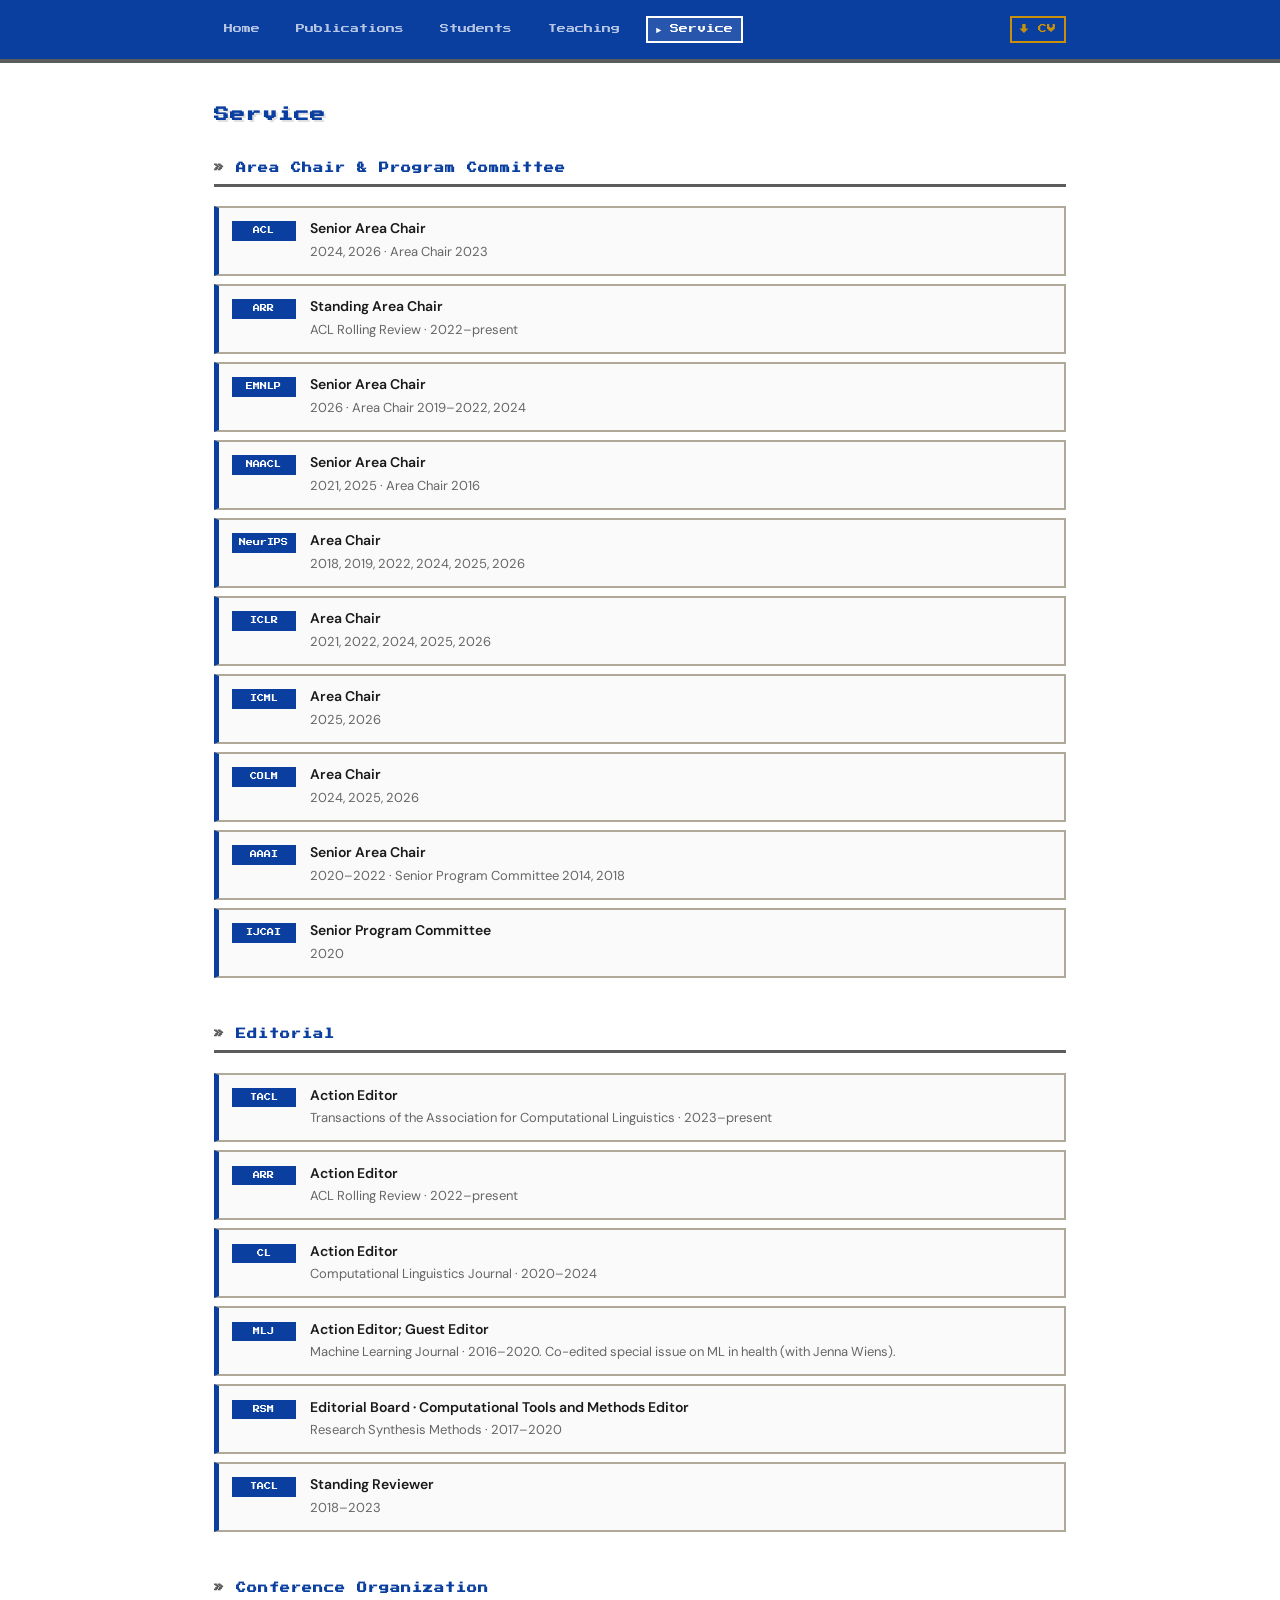
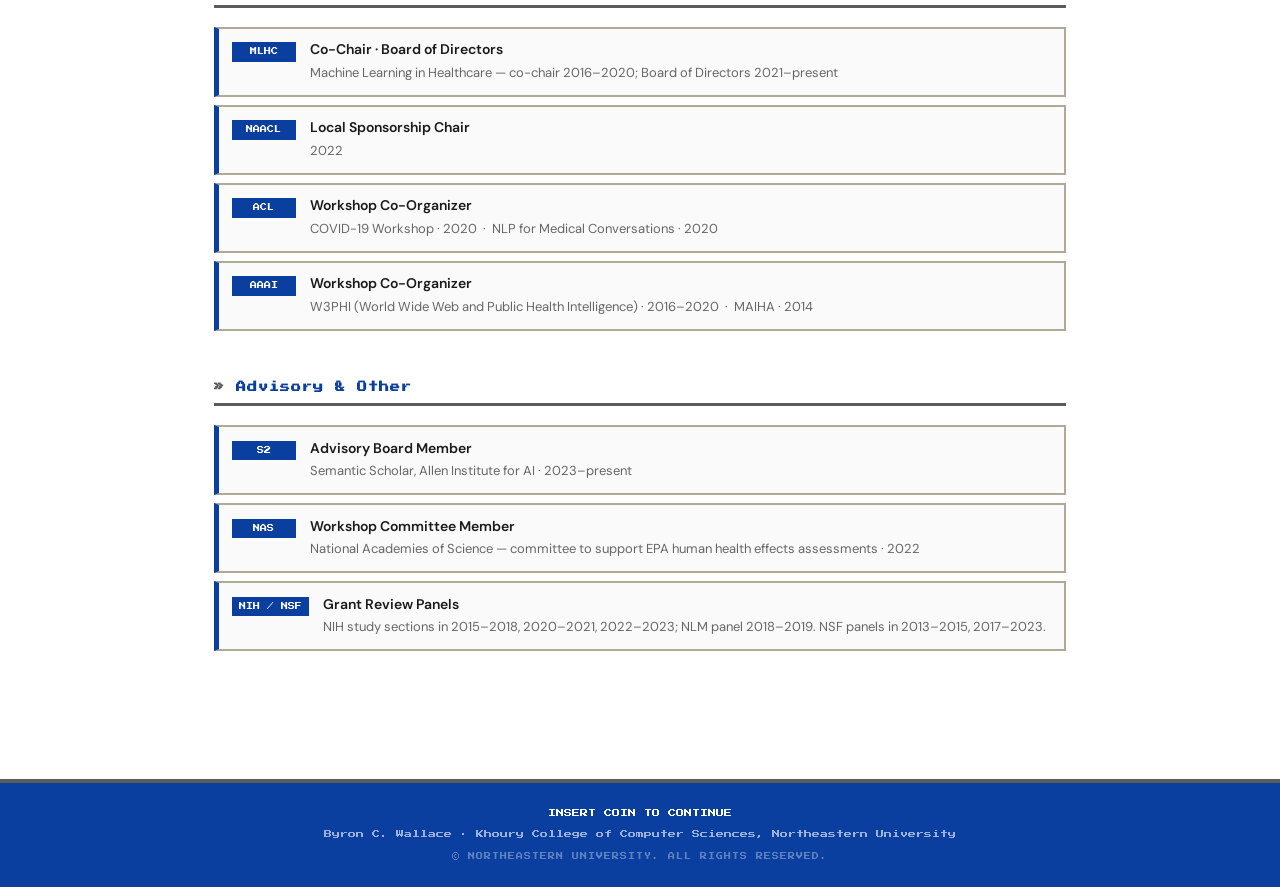
<file: docs/service.html>
<!DOCTYPE html>
<html lang="en">
<head>
  <meta charset="UTF-8">
  <meta name="viewport" content="width=device-width, initial-scale=1.0">
  <title>Byron C. Wallace – Service</title>
  <link rel="preconnect" href="https://fonts.googleapis.com">
  <link href="https://fonts.googleapis.com/css2?family=Press+Start+2P&display=swap" rel="stylesheet">
  <link rel="stylesheet" href="static/style.css">
</head>
<body>
  <header>
    <div class="header-inner">
      <nav>
        <a href="index.html" >Home</a>
        <a href="publications.html" >Publications</a>
        <a href="students.html" >Students</a>
        <a href="teaching.html" >Teaching</a>
        <a href="service.html" class="active">Service</a>
      </nav>
      <nav>
        <a href="static/bcw-cv.pdf" class="nav-cv">CV</a>
      </nav>
    </div>
  </header>

  <main>
    
<div class="page-content">
  <h1>Service</h1>

  <section>
    <h2>Area Chair &amp; Program Committee</h2>
    <ul class="service-list">
      <li class="service-item">
        <span class="service-venue">ACL</span>
        <div class="service-body">
          <span class="service-role">Senior Area Chair</span>
          <span class="service-meta">2024, 2026 · Area Chair 2023</span>
        </div>
      </li>
      <li class="service-item">
        <span class="service-venue">ARR</span>
        <div class="service-body">
          <span class="service-role">Standing Area Chair</span>
          <span class="service-meta">ACL Rolling Review · 2022–present</span>
        </div>
      </li>
      <li class="service-item">
        <span class="service-venue">EMNLP</span>
        <div class="service-body">
          <span class="service-role">Senior Area Chair</span>
          <span class="service-meta">2026 · Area Chair 2019–2022, 2024</span>
        </div>
      </li>
      <li class="service-item">
        <span class="service-venue">NAACL</span>
        <div class="service-body">
          <span class="service-role">Senior Area Chair</span>
          <span class="service-meta">2021, 2025 · Area Chair 2016</span>
        </div>
      </li>
      <li class="service-item">
        <span class="service-venue">NeurIPS</span>
        <div class="service-body">
          <span class="service-role">Area Chair</span>
          <span class="service-meta">2018, 2019, 2022, 2024, 2025, 2026</span>
        </div>
      </li>
      <li class="service-item">
        <span class="service-venue">ICLR</span>
        <div class="service-body">
          <span class="service-role">Area Chair</span>
          <span class="service-meta">2021, 2022, 2024, 2025, 2026</span>
        </div>
      </li>
      <li class="service-item">
        <span class="service-venue">ICML</span>
        <div class="service-body">
          <span class="service-role">Area Chair</span>
          <span class="service-meta">2025, 2026</span>
        </div>
      </li>
      <li class="service-item">
        <span class="service-venue">COLM</span>
        <div class="service-body">
          <span class="service-role">Area Chair</span>
          <span class="service-meta">2024, 2025, 2026</span>
        </div>
      </li>
      <li class="service-item">
        <span class="service-venue">AAAI</span>
        <div class="service-body">
          <span class="service-role">Senior Area Chair</span>
          <span class="service-meta">2020–2022 · Senior Program Committee 2014, 2018</span>
        </div>
      </li>
      <li class="service-item">
        <span class="service-venue">IJCAI</span>
        <div class="service-body">
          <span class="service-role">Senior Program Committee</span>
          <span class="service-meta">2020</span>
        </div>
      </li>
    </ul>
  </section>

  <section>
    <h2>Editorial</h2>
    <ul class="service-list">
      <li class="service-item">
        <span class="service-venue">TACL</span>
        <div class="service-body">
          <span class="service-role">Action Editor</span>
          <span class="service-meta">Transactions of the Association for Computational Linguistics · 2023–present</span>
        </div>
      </li>
      <li class="service-item">
        <span class="service-venue">ARR</span>
        <div class="service-body">
          <span class="service-role">Action Editor</span>
          <span class="service-meta">ACL Rolling Review · 2022–present</span>
        </div>
      </li>
      <li class="service-item">
        <span class="service-venue">CL</span>
        <div class="service-body">
          <span class="service-role">Action Editor</span>
          <span class="service-meta">Computational Linguistics Journal · 2020–2024</span>
        </div>
      </li>
      <li class="service-item">
        <span class="service-venue">MLJ</span>
        <div class="service-body">
          <span class="service-role">Action Editor; Guest Editor</span>
          <span class="service-meta">Machine Learning Journal · 2016–2020. Co-edited special issue on ML in health (with Jenna Wiens).</span>
        </div>
      </li>
      <li class="service-item">
        <span class="service-venue">RSM</span>
        <div class="service-body">
          <span class="service-role">Editorial Board · Computational Tools and Methods Editor</span>
          <span class="service-meta">Research Synthesis Methods · 2017–2020</span>
        </div>
      </li>
      <li class="service-item">
        <span class="service-venue">TACL</span>
        <div class="service-body">
          <span class="service-role">Standing Reviewer</span>
          <span class="service-meta">2018–2023</span>
        </div>
      </li>
    </ul>
  </section>

  <section>
    <h2>Conference Organization</h2>
    <ul class="service-list">
      <li class="service-item">
        <span class="service-venue">MLHC</span>
        <div class="service-body">
          <span class="service-role">Co-Chair · Board of Directors</span>
          <span class="service-meta">Machine Learning in Healthcare — co-chair 2016–2020; Board of Directors 2021–present</span>
        </div>
      </li>
      <li class="service-item">
        <span class="service-venue">NAACL</span>
        <div class="service-body">
          <span class="service-role">Local Sponsorship Chair</span>
          <span class="service-meta">2022</span>
        </div>
      </li>
      <li class="service-item">
        <span class="service-venue">ACL</span>
        <div class="service-body">
          <span class="service-role">Workshop Co-Organizer</span>
          <span class="service-meta">COVID-19 Workshop · 2020 &nbsp;·&nbsp; NLP for Medical Conversations · 2020</span>
        </div>
      </li>
      <li class="service-item">
        <span class="service-venue">AAAI</span>
        <div class="service-body">
          <span class="service-role">Workshop Co-Organizer</span>
          <span class="service-meta">W3PHI (World Wide Web and Public Health Intelligence) · 2016–2020 &nbsp;·&nbsp; MAIHA · 2014</span>
        </div>
      </li>
    </ul>
  </section>

  <section>
    <h2>Advisory &amp; Other</h2>
    <ul class="service-list">
      <li class="service-item">
        <span class="service-venue">S2</span>
        <div class="service-body">
          <span class="service-role">Advisory Board Member</span>
          <span class="service-meta">Semantic Scholar, Allen Institute for AI · 2023–present</span>
        </div>
      </li>
      <li class="service-item">
        <span class="service-venue">NAS</span>
        <div class="service-body">
          <span class="service-role">Workshop Committee Member</span>
          <span class="service-meta">National Academies of Science — committee to support EPA human health effects assessments · 2022</span>
        </div>
      </li>
      <li class="service-item">
        <span class="service-venue">NIH / NSF</span>
        <div class="service-body">
          <span class="service-role">Grant Review Panels</span>
          <span class="service-meta">NIH study sections in 2015–2018, 2020–2021, 2022–2023; NLM panel 2018–2019. NSF panels in 2013–2015, 2017–2023.</span>
        </div>
      </li>
    </ul>
  </section>

</div>

  </main>

  <footer>
    <p>Byron C. Wallace &middot; Khoury College of Computer Sciences, Northeastern University</p>
  </footer>
</body>
</html>
</file>
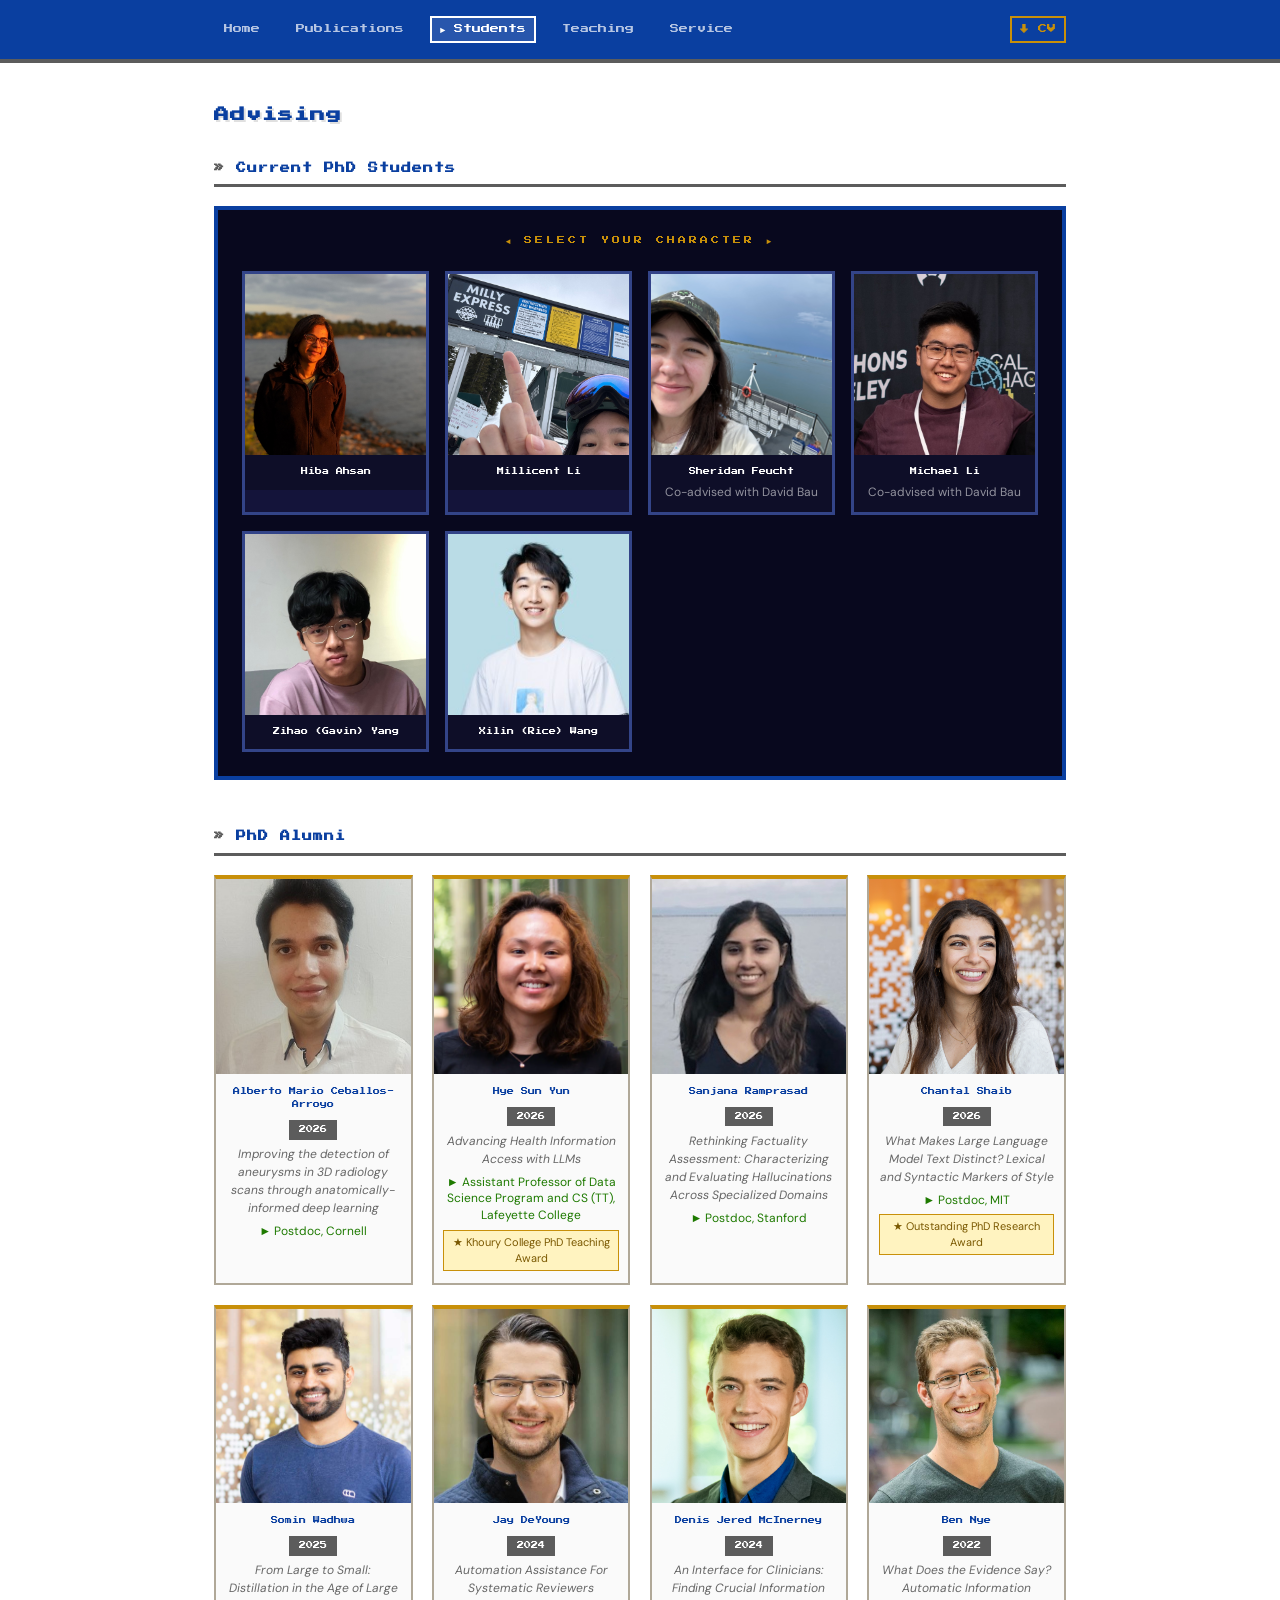
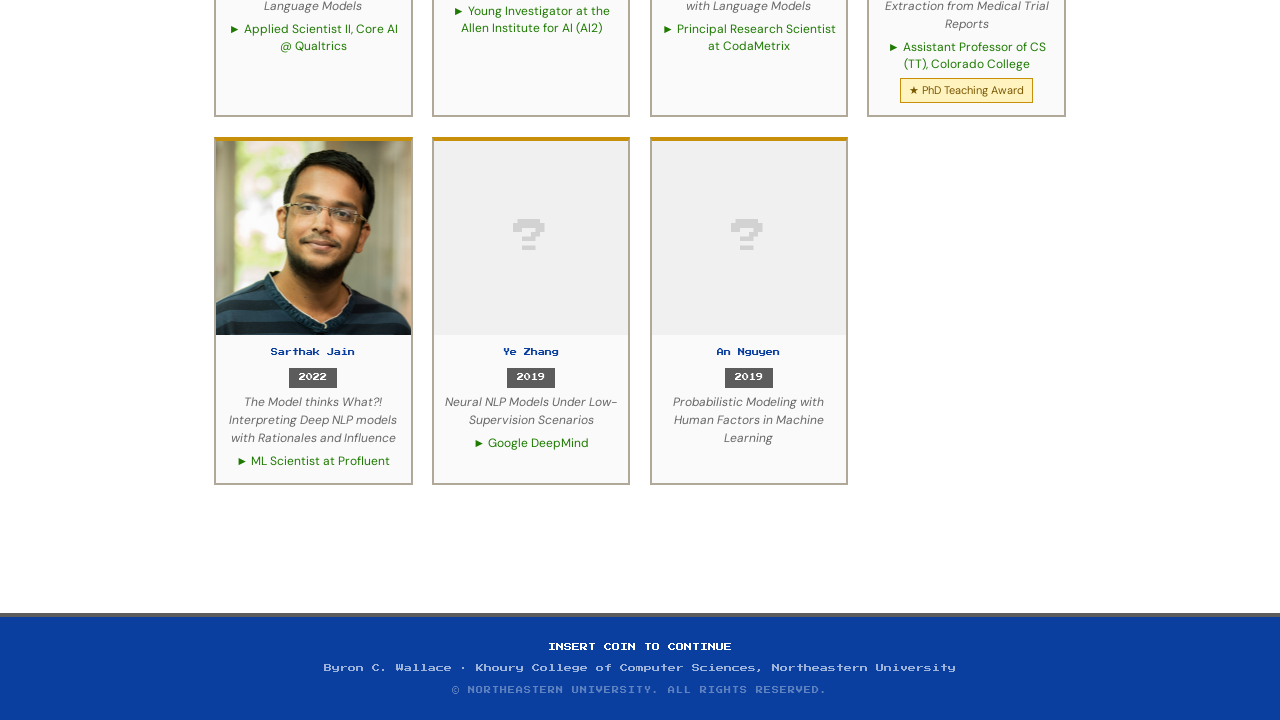
<file: docs/students.html>
<!DOCTYPE html>
<html lang="en">
<head>
  <meta charset="UTF-8">
  <meta name="viewport" content="width=device-width, initial-scale=1.0">
  <title>Byron C. Wallace – Students</title>
  <link rel="preconnect" href="https://fonts.googleapis.com">
  <link href="https://fonts.googleapis.com/css2?family=Press+Start+2P&display=swap" rel="stylesheet">
  <link rel="stylesheet" href="static/style.css">
</head>
<body>
  <header>
    <div class="header-inner">
      <nav>
        <a href="index.html" >Home</a>
        <a href="publications.html" >Publications</a>
        <a href="students.html" class="active">Students</a>
        <a href="teaching.html" >Teaching</a>
        <a href="service.html" >Service</a>
      </nav>
      <nav>
        <a href="static/bcw-cv.pdf" class="nav-cv">CV</a>
      </nav>
    </div>
  </header>

  <main>
    
<div class="page-content">
  <h1>Advising</h1>

  <section>
    <h2>Current PhD Students</h2>
    <div class="player-select-screen">
      <div class="player-select-label">◄ SELECT YOUR CHARACTER ►</div>
      <ul class="student-grid">
        
        <li class="student-card">
          <a class="student-card-link" href="https://hibaahsan.github.io/" target="_blank">
          
          <img src="static/students/hiba.jpg" alt="Hiba Ahsan">
          
          <div class="student-card-body">
            <span class="student-name">Hiba Ahsan</span>
            
            
          </div>
          </a>
        </li>
        
        <li class="student-card">
          <a class="student-card-link" href="https://millicentli.github.io/" target="_blank">
          
          <img src="static/students/millicent.jpg" alt="Millicent Li">
          
          <div class="student-card-body">
            <span class="student-name">Millicent Li</span>
            
            
          </div>
          </a>
        </li>
        
        <li class="student-card">
          <a class="student-card-link" href="https://sfeucht.github.io/" target="_blank">
          
          <img src="static/students/sheridan.jpeg" alt="Sheridan Feucht">
          
          <div class="student-card-body">
            <span class="student-name">Sheridan Feucht</span>
            <div class="student-info">Co-advised with David Bau</div>
            
          </div>
          </a>
        </li>
        
        <li class="student-card">
          <a class="student-card-link" href="https://ml5885.github.io/" target="_blank">
          
          <img src="static/students/michael.jpeg" alt="Michael Li">
          
          <div class="student-card-body">
            <span class="student-name">Michael Li</span>
            <div class="student-info">Co-advised with David Bau</div>
            
          </div>
          </a>
        </li>
        
        <li class="student-card">
          <a class="student-card-link" href="https://redagavin.github.io/" target="_blank">
          
          <img src="static/students/gavin.jpg" alt="Zihao (Gavin) Yang">
          
          <div class="student-card-body">
            <span class="student-name">Zihao (Gavin) Yang</span>
            
            
          </div>
          </a>
        </li>
        
        <li class="student-card">
          
          
          <img src="static/students/rice.jpeg" alt="Xilin (Rice) Wang">
          
          <div class="student-card-body">
            <span class="student-name">Xilin (Rice) Wang</span>
            
            
          </div>
          
        </li>
        
      </ul>
    </div>
  </section>

  <section>
    <h2>PhD Alumni</h2>
    <ul class="student-grid">
      
      <li class="student-card alumni-card">
        <a class="student-card-link" href="https://alceballosa.github.io/" target="_blank">
        
        <img src="static/students/alberto.jpg" alt="Alberto Mario Ceballos-Arroyo">
        
        <div class="student-card-body">
          <span class="student-name">Alberto Mario Ceballos-Arroyo</span>
          <span class="year-badge">2026</span>
          <div class="thesis-title">Improving the detection of aneurysms in 3D radiology scans through anatomically-informed deep learning</div>
          <div class="student-now">► Postdoc, Cornell</div>
          
        </div>
        </a>
      </li>
      
      <li class="student-card alumni-card">
        <a class="student-card-link" href="https://www.hyesunyun.com/" target="_blank">
        
        <img src="static/students/hyesun.webp" alt="Hye Sun Yun">
        
        <div class="student-card-body">
          <span class="student-name">Hye Sun Yun</span>
          <span class="year-badge">2026</span>
          <div class="thesis-title">Advancing Health Information Access with LLMs</div>
          <div class="student-now">► Assistant Professor of Data Science Program and CS (TT), Lafeyette College</div>
          <div class="student-award">Khoury College PhD Teaching Award</div>
        </div>
        </a>
      </li>
      
      <li class="student-card alumni-card">
        <a class="student-card-link" href="https://srampras.me/" target="_blank">
        
        <img src="static/students/sanjana.jpg" alt="Sanjana Ramprasad">
        
        <div class="student-card-body">
          <span class="student-name">Sanjana Ramprasad</span>
          <span class="year-badge">2026</span>
          <div class="thesis-title">Rethinking Factuality Assessment: Characterizing and Evaluating Hallucinations Across Specialized Domains</div>
          <div class="student-now">► Postdoc, Stanford</div>
          
        </div>
        </a>
      </li>
      
      <li class="student-card alumni-card">
        <a class="student-card-link" href="https://cshaib.github.io/" target="_blank">
        
        <img src="static/students/chantal.png" alt="Chantal Shaib">
        
        <div class="student-card-body">
          <span class="student-name">Chantal Shaib</span>
          <span class="year-badge">2026</span>
          <div class="thesis-title">What Makes Large Language Model Text Distinct? Lexical and Syntactic Markers of Style</div>
          <div class="student-now">► Postdoc, MIT</div>
          <div class="student-award">Outstanding PhD Research Award</div>
        </div>
        </a>
      </li>
      
      <li class="student-card alumni-card">
        
        
        <img src="static/students/somin.jpg" alt="Somin Wadhwa">
        
        <div class="student-card-body">
          <span class="student-name">Somin Wadhwa</span>
          <span class="year-badge">2025</span>
          <div class="thesis-title">From Large to Small: Distillation in the Age of Large Language Models</div>
          <div class="student-now">► Applied Scientist II, Core AI @ Qualtrics</div>
          
        </div>
        
      </li>
      
      <li class="student-card alumni-card">
        <a class="student-card-link" href="https://scholar.google.com/citations?user=f8aP6RMAAAAJ" target="_blank">
        
        <img src="static/students/jay.jpeg" alt="Jay DeYoung">
        
        <div class="student-card-body">
          <span class="student-name">Jay DeYoung</span>
          <span class="year-badge">2024</span>
          <div class="thesis-title">Automation Assistance For Systematic Reviewers</div>
          <div class="student-now">► Young Investigator at the Allen Institute for AI (AI2)</div>
          
        </div>
        </a>
      </li>
      
      <li class="student-card alumni-card">
        
        
        <img src="static/students/jered.jpg" alt="Denis Jered McInerney">
        
        <div class="student-card-body">
          <span class="student-name">Denis Jered McInerney</span>
          <span class="year-badge">2024</span>
          <div class="thesis-title">An Interface for Clinicians: Finding Crucial Information with Language Models</div>
          <div class="student-now">► Principal Research Scientist at CodaMetrix</div>
          
        </div>
        
      </li>
      
      <li class="student-card alumni-card">
        <a class="student-card-link" href="https://www.coloradocollege.edu/basics/contact/directory/people/nye_ben.html" target="_blank">
        
        <img src="static/students/ben.jpg" alt="Ben Nye">
        
        <div class="student-card-body">
          <span class="student-name">Ben Nye</span>
          <span class="year-badge">2022</span>
          <div class="thesis-title">What Does the Evidence Say? Automatic Information Extraction from Medical Trial Reports</div>
          <div class="student-now">► Assistant Professor of CS (TT), Colorado College</div>
          <div class="student-award">PhD Teaching Award</div>
        </div>
        </a>
      </li>
      
      <li class="student-card alumni-card">
        <a class="student-card-link" href="https://successar.github.io/" target="_blank">
        
        <img src="static/students/sarthak.jpg" alt="Sarthak Jain">
        
        <div class="student-card-body">
          <span class="student-name">Sarthak Jain</span>
          <span class="year-badge">2022</span>
          <div class="thesis-title">The Model thinks What?! Interpreting Deep NLP models with Rationales and Influence</div>
          <div class="student-now">► ML Scientist at Profluent</div>
          
        </div>
        </a>
      </li>
      
      <li class="student-card alumni-card">
        
        
        <div class="student-img-placeholder"></div>
        
        <div class="student-card-body">
          <span class="student-name">Ye Zhang</span>
          <span class="year-badge">2019</span>
          <div class="thesis-title">Neural NLP Models Under Low-Supervision Scenarios</div>
          <div class="student-now">► Google DeepMind</div>
          
        </div>
        
      </li>
      
      <li class="student-card alumni-card">
        
        
        <div class="student-img-placeholder"></div>
        
        <div class="student-card-body">
          <span class="student-name">An Nguyen</span>
          <span class="year-badge">2019</span>
          <div class="thesis-title">Probabilistic Modeling with Human Factors in Machine Learning</div>
          
          
        </div>
        
      </li>
      
    </ul>
  </section>

</div>

  </main>

  <footer>
    <p>Byron C. Wallace &middot; Khoury College of Computer Sciences, Northeastern University</p>
  </footer>
</body>
</html>
</file>
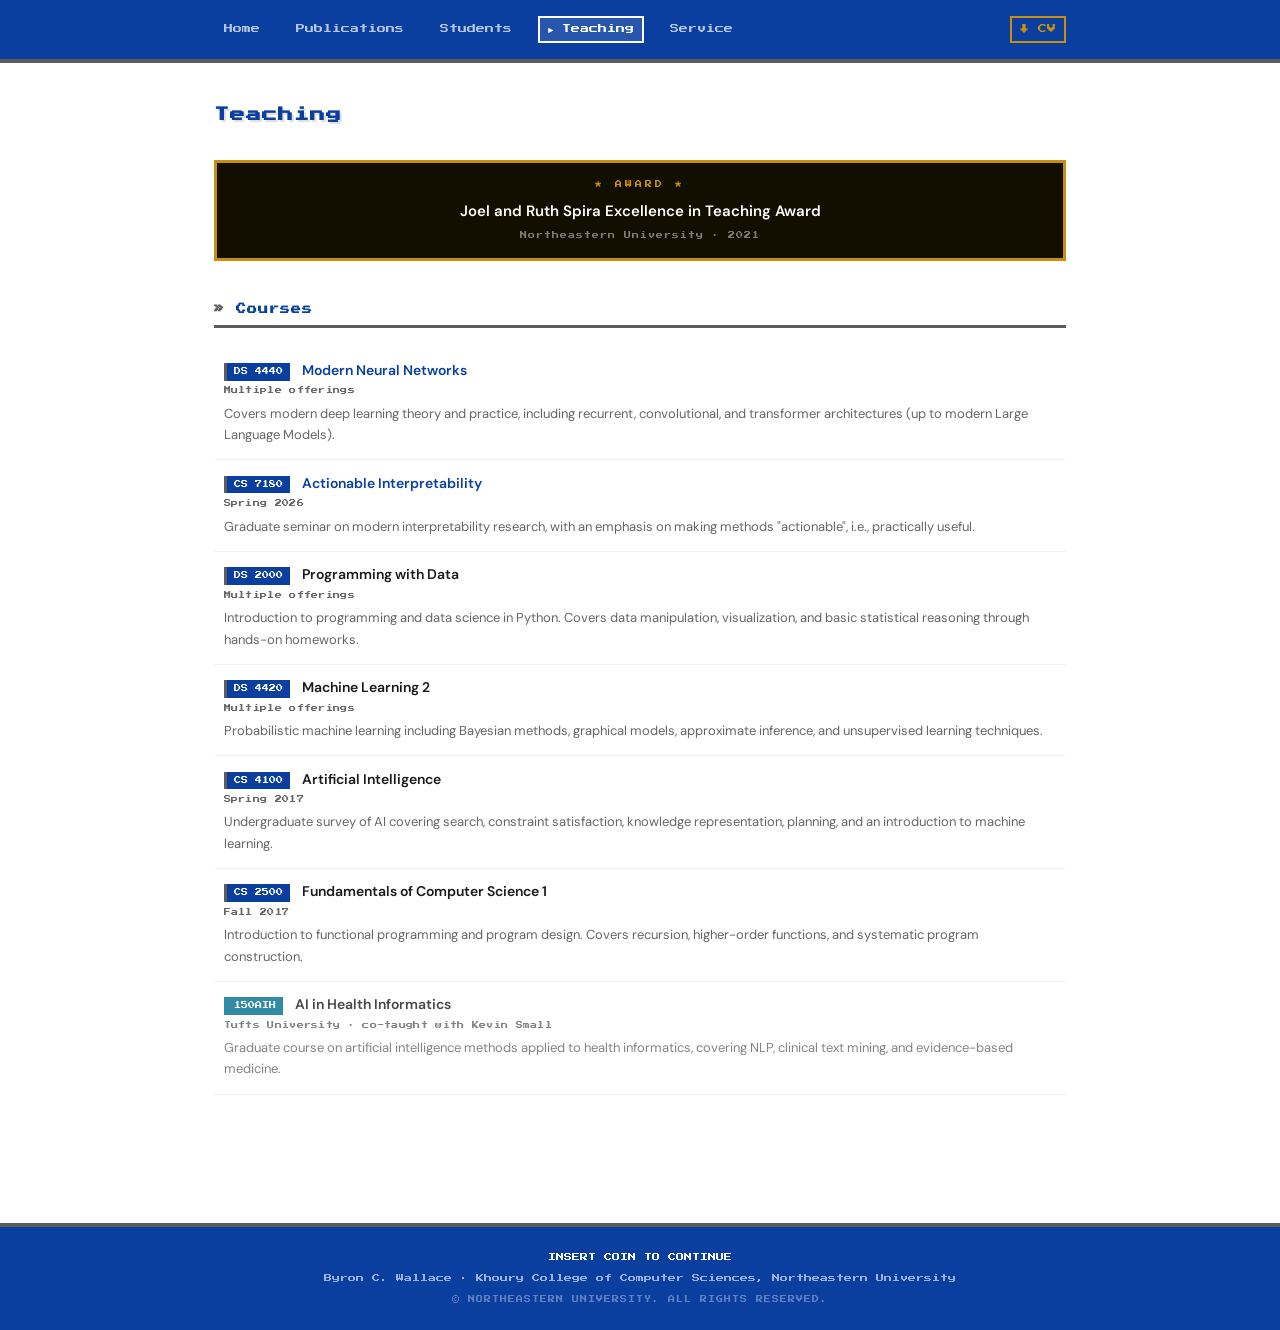
<file: docs/teaching.html>
<!DOCTYPE html>
<html lang="en">
<head>
  <meta charset="UTF-8">
  <meta name="viewport" content="width=device-width, initial-scale=1.0">
  <title>Byron C. Wallace – Teaching</title>
  <link rel="preconnect" href="https://fonts.googleapis.com">
  <link href="https://fonts.googleapis.com/css2?family=Press+Start+2P&display=swap" rel="stylesheet">
  <link rel="stylesheet" href="static/style.css">
</head>
<body>
  <header>
    <div class="header-inner">
      <nav>
        <a href="index.html" >Home</a>
        <a href="publications.html" >Publications</a>
        <a href="students.html" >Students</a>
        <a href="teaching.html" class="active">Teaching</a>
        <a href="service.html" >Service</a>
      </nav>
      <nav>
        <a href="static/bcw-cv.pdf" class="nav-cv">CV</a>
      </nav>
    </div>
  </header>

  <main>
    
<div class="page-content">
  <h1>Teaching</h1>

  <div class="teaching-award">
    <div class="teaching-award-label">★ AWARD ★</div>
    <div class="teaching-award-name">Joel and Ruth Spira Excellence in Teaching Award</div>
    <div class="teaching-award-year">Northeastern University · 2021</div>
  </div>

  <section>
    <h2>Courses</h2>
    <ul class="course-list">

      <li class="course-item">
        <div class="course-header">
          <span class="course-code">DS 4440</span>
          <a class="course-name" href="https://byronwallace.com/ds4440/" target="_blank">Modern Neural Networks</a>
        </div>
        <div class="course-meta">Multiple offerings</div>
        <div class="course-desc">Covers modern deep learning theory and practice, including recurrent, convolutional, and transformer architectures (up to modern Large Language Models).</div>
      </li>


     <li class="course-item">
        <div class="course-header">
          <span class="course-code">CS 7180</span>
          <a class="course-name" href="https://www.ccs.neu.edu/home/byron/cs7180/" target="_blank">Actionable Interpretability</a>
        </div>
        <div class="course-meta">Spring 2026</div>
        <div class="course-desc">Graduate seminar on modern interpretability research, with an emphasis on making methods "actionable", i.e., practically useful.</div>
      </li>


      <li class="course-item">
        <div class="course-header">
          <span class="course-code">DS 2000</span>
          <span class="course-name">Programming with Data</span>
        </div>
        <div class="course-meta">Multiple offerings</div>
        <div class="course-desc">Introduction to programming and data science in Python. Covers data manipulation, visualization, and basic statistical reasoning through hands-on homeworks.</div>
      </li>


      <li class="course-item">
        <div class="course-header">
          <span class="course-code">DS 4420</span>
          <span class="course-name">Machine Learning 2</span>
        </div>
        <div class="course-meta">Multiple offerings</div>
        <div class="course-desc">Probabilistic machine learning including Bayesian methods, graphical models, approximate inference, and unsupervised learning techniques.</div>
      </li>

      <li class="course-item">
        <div class="course-header">
          <span class="course-code">CS 4100</span>
          <span class="course-name">Artificial Intelligence</span>
        </div>
        <div class="course-meta">Spring 2017</div>
        <div class="course-desc">Undergraduate survey of AI covering search, constraint satisfaction, knowledge representation, planning, and an introduction to machine learning.</div>
      </li>

      <li class="course-item">
        <div class="course-header">
          <span class="course-code">CS 2500</span>
          <span class="course-name">Fundamentals of Computer Science 1</span>
        </div>
        <div class="course-meta">Fall 2017</div>
        <div class="course-desc">Introduction to functional programming and program design. Covers recursion, higher-order functions, and systematic program construction.</div>
      </li>


      <li class="course-item course-item--other">
        <div class="course-header">
          <span class="course-code course-code--alt">150AIH</span>
          <span class="course-name">AI in Health Informatics</span>
        </div>
        <div class="course-meta">Tufts University · co-taught with Kevin Small</div>
        <div class="course-desc">Graduate course on artificial intelligence methods applied to health informatics, covering NLP, clinical text mining, and evidence-based medicine.</div>
      </li>

    </ul>
  </section>

</div>

  </main>

  <footer>
    <p>Byron C. Wallace &middot; Khoury College of Computer Sciences, Northeastern University</p>
  </footer>
</body>
</html>
</file>
<file: docs/static/style.css>
/* ── NES / 8-bit theme (light) ──────────────────────────────────────────── */

@import url('https://fonts.googleapis.com/css2?family=DM+Sans:ital,opsz,wght@0,9..40,300..700;1,9..40,300..700&family=Press+Start+2P&display=swap');

:root {
  --bg:         #ffffff;
  --bg-panel:   #f0f0f0;
  --bg-card:    #fafafa;
  --text:       #1a1a1a;
  --muted:      #666;
  --border:     #b0a898;
  --red:        #5c5c5c;
  --blue:       #0a3fa0;
  --darkblue:   #072a6e;
  --yellow:     #c8900a;
  --green:      #1e7a00;
  --cyan:       #006f8e;
  --pixel:      "Press Start 2P", monospace;
  --prose:      "DM Sans", sans-serif;
  --max-w:      900px;
}

* { box-sizing: border-box; margin: 0; padding: 0; }

body {
  font-family: var(--prose);
  font-size: 15px;
  line-height: 1.65;
  color: var(--text);
  background: var(--bg);
  min-height: 100vh;
}

/* ── Header ──────────────────────────────────────────────────────────────── */

header {
  background: var(--blue);
  border-bottom: 4px solid var(--red);
}

.header-inner {
  max-width: var(--max-w);
  margin: 0 auto;
  display: flex;
  align-items: center;
  justify-content: space-between;
  flex-wrap: wrap;
  gap: 1rem;
  padding: 1rem 1.5rem;
}

.header-name a {
  font-family: var(--pixel);
  color: #fff;
  text-decoration: none;
  font-size: 11px;
  letter-spacing: 1px;
  text-shadow: 2px 2px 0 rgba(0,0,0,0.5);
}

.header-name a::before { content: "▶ "; color: var(--yellow); }

nav { display: flex; gap: 1rem; flex-wrap: wrap; }

nav a {
  font-family: var(--pixel);
  color: rgba(255,255,255,0.7);
  text-decoration: none;
  font-size: 9px;
  padding: 4px 8px;
  border: 2px solid transparent;
  transition: all 0.1s;
}

nav a:hover, nav a.active {
  color: #fff;
  border-color: #fff;
  background: rgba(255,255,255,0.12);
}

nav a.active::before { content: "► "; }

nav a.nav-cv {
  color: var(--yellow);
  border-color: var(--yellow);
  margin-left: 0.5rem;
}

nav a.nav-cv:hover {
  background: var(--yellow);
  color: #fff;
  border-color: var(--yellow);
}

nav a.nav-cv::before { content: "↓ "; }

/* ── Main ────────────────────────────────────────────────────────────────── */

main {
  max-width: var(--max-w);
  margin: 0 auto;
  padding: 2.5rem 1.5rem 5rem;
}

.page-content > section { margin-bottom: 3rem; }

h1 {
  font-family: var(--pixel);
  font-size: 15px;
  color: var(--blue);
  text-shadow: 2px 2px 0 rgba(0,0,0,0.12);
  margin-bottom: 2rem;
  letter-spacing: 1px;
}

h2 {
  font-family: var(--pixel);
  font-size: 10px;
  color: var(--blue);
  letter-spacing: 1px;
  margin-bottom: 1.2rem;
  padding-bottom: 0.5rem;
  border-bottom: 3px solid var(--red);
}

h2::before { content: "» "; color: var(--red); }

/* ── NES Cartridge ───────────────────────────────────────────────────────── */

.bio-layout {
  display: flex;
  gap: 1.5rem;
  align-items: center;
  margin-bottom: 1.5rem;
  flex-wrap: wrap;
}

.cart-img {
  flex-shrink: 0;
  width: 240px;
  image-rendering: auto;
}

/* ── Bio text (next to cartridge) ────────────────────────────────────────── */

.bio-text { flex: 1; min-width: 220px; }

.bio-text h1 { margin-bottom: 0.5rem; }

.bio-position {
  font-family: var(--pixel);
  font-size: 8px;
  color: #888;
  letter-spacing: 0.03em;
  line-height: 2.2;
}

.bio-position:last-of-type {
  margin-bottom: 1rem;
}

.bio-interests {
  margin-top: 1.2rem;
  background: transparent;
  border: 1px solid #8a94a6;
  padding: 0.7rem 0.9rem 0.8rem;
}

.bio-interests-label {
  font-family: var(--pixel);
  font-size: 8px;
  color: var(--blue);
  letter-spacing: 2px;
  margin-bottom: 0.75rem;
  text-transform: uppercase;
  opacity: 0.75;
}

.bio-interests p {
  font-size: 14px;
  line-height: 1.7;
  color: var(--text);
}

/* ── Bio links ───────────────────────────────────────────────────────────── */

.bio-links {
  display: flex;
  flex-wrap: wrap;
  gap: 0.6rem;
  margin-top: 0.9rem;
}

.bio-link {
  font-family: var(--pixel);
  font-size: 7px;
  letter-spacing: 0.5px;
  color: var(--muted);
  text-decoration: none;
  transition: color 0.1s;
}

.bio-link:hover { color: var(--blue); }

/* ── Pixel divider ───────────────────────────────────────────────────────── */

.pixel-divider {
  margin: 2rem 0;
  height: 8px;
  background: repeating-linear-gradient(
    90deg,
    var(--blue)    0px,  var(--blue)    16px,
    var(--red)     16px, var(--red)     24px,
    var(--blue)    24px, var(--blue)    40px,
    transparent    40px, transparent    48px
  );
}

/* ── Honors ──────────────────────────────────────────────────────────────── */

.honors-list { list-style: none; display: flex; flex-direction: column; gap: 0.6rem; }

.honors-list li {
  display: flex;
  gap: 0.8rem;
  align-items: flex-start;
  padding: 0.6rem 0.8rem;
  background: var(--bg-card);
  border: 2px solid var(--border);
  font-size: 14px;
  line-height: 1.6;
}

.year-badge {
  font-family: var(--pixel);
  display: inline-block;
  min-width: 3rem;
  font-size: 7px;
  color: #fff;
  background: var(--red);
  padding: 4px 6px;
  text-align: center;
  flex-shrink: 0;
  margin-top: 3px;
}

/* ── Section nav ─────────────────────────────────────────────────────────── */

.section-nav { display: flex; flex-wrap: wrap; gap: 0.5rem; margin-bottom: 2rem; }

.section-nav::before {
  font-family: var(--pixel);
  content: "◄ SELECT STAGE ►";
  display: block;
  width: 100%;
  font-size: 8px;
  color: var(--muted);
  letter-spacing: 2px;
  margin-bottom: 0.6rem;
  animation: blink 1.5s step-start infinite;
}

.section-nav a {
  font-family: var(--pixel);
  font-size: 8px;
  color: var(--blue);
  text-decoration: none;
  border: 2px solid var(--border);
  padding: 4px 8px;
  background: var(--bg-card);
  transition: all 0.1s;
}

.section-nav a:hover { border-color: var(--red); color: var(--red); }

/* ── Publications ────────────────────────────────────────────────────────── */

.pub-list { list-style: none; padding: 0; }

.year-divider {
  font-family: var(--pixel);
  font-size: 9px;
  color: #fff;
  background: var(--blue);
  padding: 4px 10px;
  margin-top: 1.2rem;
  margin-bottom: 0.4rem;
  display: block;
  border-left: 4px solid var(--red);
}

.pub-item {
  display: flex;
  flex-direction: column;
  gap: 0.25rem;
  padding: 0.8rem 0.6rem;
  border-bottom: 1px solid var(--bg-panel);
}

.pub-item:hover { background: var(--bg-card); }

.pub-title { color: var(--text); line-height: 1.5; font-size: 14px; }
.pub-title a { color: var(--blue); text-decoration: none; }
.pub-title a:hover { color: var(--red); }

.pub-authors { color: var(--muted); font-size: 13px; line-height: 1.5; }
.pub-authors strong { color: var(--green); }

.pub-venue { color: var(--muted); font-size: 13px; line-height: 1.5; }
.pub-note { font-size: 13px; color: var(--red); }

.see-all {
  margin-top: 1rem;
  font-family: var(--pixel);
  font-size: 9px;
}
.see-all a { color: var(--blue); text-decoration: none; }
.see-all a:hover { color: var(--red); }

.note {
  font-size: 13px;
  color: var(--muted);
  padding: 0.6rem 0.9rem;
  border-left: 3px solid var(--border);
  margin-bottom: 1rem;
  background: var(--bg-panel);
  line-height: 1.6;
}

/* ── Grants ──────────────────────────────────────────────────────────────── */

.grant-list { list-style: none; }

.grant-item {
  padding: 1rem;
  margin-bottom: 0.7rem;
  background: var(--bg-card);
  border: 2px solid var(--border);
  border-left: 5px solid var(--green);
}

.grant-title { font-size: 14px; color: var(--text); line-height: 1.5; margin-bottom: 0.5rem; }
.grant-title strong { color: var(--blue); }

.grant-meta { display: flex; flex-direction: column; gap: 0.2rem; font-size: 13px; color: var(--muted); line-height: 1.6; }
.grant-meta strong { color: var(--text); }

/* ── Students ────────────────────────────────────────────────────────────── */

/* Player select screen */
.player-select-screen {
  background: #08081e;
  border: 4px solid var(--blue);
  padding: 1.5rem;
  margin-bottom: 0.5rem;
}

.player-select-label {
  font-family: var(--pixel);
  font-size: 8px;
  color: var(--yellow);
  text-align: center;
  letter-spacing: 3px;
  margin-bottom: 1.5rem;
  animation: blink 1.5s step-start infinite;
}

.player-select-screen .student-grid {
  list-style: none;
  display: grid;
  grid-template-columns: repeat(auto-fill, minmax(160px, 1fr));
  gap: 1rem;
}

.player-select-screen .student-card {
  background: #14143a;
  border: 3px solid #334488;
  display: flex;
  flex-direction: column;
  align-items: center;
  text-align: center;
  overflow: hidden;
  transition: border-color 0.1s, background 0.1s;
  cursor: default;
}

.player-select-screen .student-card:hover {
  border-color: var(--yellow);
  background: #20204e;
}

.player-select-screen .student-card img,
.player-select-screen .student-img-placeholder {
  width: 100%;
  aspect-ratio: 1;
  object-fit: cover;
  display: block;
}

.player-select-screen .student-img-placeholder {
  background: #1e1e44;
  display: flex;
  align-items: center;
  justify-content: center;
}

.player-select-screen .student-img-placeholder::after {
  content: "?";
  font-family: var(--pixel);
  font-size: 36px;
  color: rgba(255,255,255,0.15);
}

.player-select-screen .student-card-body {
  padding: 0.6rem 0.5rem 0.7rem;
  display: flex;
  flex-direction: column;
  align-items: center;
  gap: 0.3rem;
  width: 100%;
  background: #0e0e28;
}

.player-select-screen .student-name {
  font-family: var(--pixel);
  font-size: 7px;
  line-height: 1.9;
  color: #ffffff;
  text-decoration: none;
  display: block;
}

.player-select-screen a.student-name:hover { color: var(--yellow); }

.player-select-screen .student-info {
  font-size: 12px;
  color: rgba(255,255,255,0.55);
  line-height: 1.5;
}

/* Alumni grid */
.student-grid {
  list-style: none;
  display: grid;
  grid-template-columns: repeat(auto-fill, minmax(170px, 1fr));
  gap: 1.2rem;
}

.student-card {
  background: var(--bg-card);
  border: 2px solid var(--border);
  border-top: 4px solid var(--cyan);
  display: flex;
  flex-direction: column;
  align-items: center;
  text-align: center;
  overflow: hidden;
}

.student-card-link {
  display: flex;
  flex-direction: column;
  width: 100%;
  text-decoration: none;
  color: inherit;
}

.student-card img,
.student-img-placeholder {
  width: 100%;
  aspect-ratio: 1;
  object-fit: cover;
  display: block;
}

.student-img-placeholder {
  background: var(--bg-panel);
  display: flex;
  align-items: center;
  justify-content: center;
}

.student-img-placeholder::after {
  content: "?";
  font-family: var(--pixel);
  font-size: 36px;
  color: rgba(0,0,0,0.12);
}

.student-card-body {
  padding: 0.7rem 0.6rem 0.8rem;
  display: flex;
  flex-direction: column;
  align-items: center;
  gap: 0.35rem;
  width: 100%;
}

.student-name {
  font-family: var(--pixel);
  font-size: 7px;
  line-height: 1.9;
  color: var(--blue);
  text-decoration: none;
  display: block;
}

a.student-name:hover { color: var(--red); }

.student-info {
  font-size: 12px;
  color: var(--muted);
  line-height: 1.5;
}

.alumni-card { border-top-color: var(--yellow); }

.thesis-title { font-size: 12px; color: var(--muted); line-height: 1.5; font-style: italic; }
.student-now { font-size: 12px; color: var(--green); line-height: 1.4; }

.student-award {
  font-size: 11px;
  color: #7a5800;
  background: #fff3c0;
  border: 1px solid var(--yellow);
  padding: 3px 8px;
  line-height: 1.5;
  text-align: center;
}

.student-award::before { content: "★ "; }

/* Award on dark player-select background */
.player-select-screen .student-award {
  color: var(--yellow);
  background: rgba(200, 150, 0, 0.15);
  border-color: rgba(200, 150, 0, 0.5);
}

/* ── Service ─────────────────────────────────────────────────────────────── */

.service-list { list-style: none; display: flex; flex-direction: column; gap: 0.5rem; }

.service-item {
  display: flex;
  align-items: flex-start;
  gap: 0.9rem;
  padding: 0.7rem 0.8rem;
  background: var(--bg-card);
  border: 2px solid var(--border);
  border-left: 5px solid var(--blue);
}

.service-venue {
  font-family: var(--pixel);
  font-size: 7px;
  color: #fff;
  background: var(--blue);
  padding: 4px 7px;
  white-space: nowrap;
  flex-shrink: 0;
  min-width: 4rem;
  text-align: center;
  margin-top: 2px;
}

.service-body {
  display: flex;
  flex-direction: column;
  gap: 0.2rem;
}

.service-role { font-size: 14px; color: var(--text); font-weight: 600; line-height: 1.4; }

.service-meta { font-size: 13px; color: var(--muted); line-height: 1.6; }

/* ── Teaching ────────────────────────────────────────────────────────────── */

.teaching-award {
  background: #120e00;
  border: 3px solid var(--yellow);
  padding: 1rem 1.4rem;
  margin-bottom: 2.5rem;
  text-align: center;
}

.teaching-award-label {
  font-family: var(--pixel);
  font-size: 7px;
  color: var(--yellow);
  letter-spacing: 3px;
  margin-bottom: 0.6rem;
  animation: blink 1.5s step-start infinite;
}

.teaching-award-name {
  font-size: 15px;
  font-weight: 600;
  color: #fff;
  line-height: 1.5;
}

.teaching-award-year {
  font-family: var(--pixel);
  font-size: 7px;
  color: rgba(255,255,255,0.45);
  margin-top: 0.5rem;
  letter-spacing: 1px;
}

.course-list { list-style: none; }

.course-item {
  display: flex;
  flex-direction: column;
  gap: 0.3rem;
  padding: 0.85rem 0.6rem;
  border-bottom: 1px solid var(--bg-panel);
}

.course-item:hover { background: var(--bg-card); }

.course-item--other { opacity: 0.8; }

.course-header {
  display: flex;
  align-items: baseline;
  gap: 0.8rem;
  flex-wrap: wrap;
}

.course-code {
  font-family: var(--pixel);
  font-size: 7px;
  color: #fff;
  background: var(--blue);
  padding: 3px 7px;
  border-left: 3px solid var(--red);
  white-space: nowrap;
  flex-shrink: 0;
}

.course-code--alt { background: var(--cyan); border-left-color: var(--cyan); }

.course-name { font-size: 14px; font-weight: 600; color: var(--text); line-height: 1.4; text-decoration: none; }
a.course-name { color: var(--blue); }
a.course-name:hover { color: var(--red); }

.course-meta {
  font-family: var(--pixel);
  font-size: 7px;
  color: var(--muted);
  letter-spacing: 0.3px;
  line-height: 1.8;
}

.course-desc { font-size: 13px; color: var(--muted); line-height: 1.65; }

/* ── Footer ──────────────────────────────────────────────────────────────── */

footer {
  font-family: var(--pixel);
  background: var(--blue);
  border-top: 4px solid var(--red);
  text-align: center;
  padding: 1.5rem;
  font-size: 8px;
  color: rgba(255,255,255,0.6);
}

footer::before {
  display: block;
  content: "INSERT COIN TO CONTINUE";
  color: #fff;
  margin-bottom: 0.5rem;
  animation: blink 1s step-start infinite;
}

footer::after {
  display: block;
  content: "© NORTHEASTERN UNIVERSITY. ALL RIGHTS RESERVED.";
  font-size: 7px;
  color: rgba(255,255,255,0.35);
  margin-top: 0.6rem;
  letter-spacing: 1px;
}


@keyframes blink { 50% { opacity: 0; } }

/* ── Responsive ──────────────────────────────────────────────────────────── */

@media (max-width: 600px) {
  h1 { font-size: 12px; }
  .bio-layout { flex-direction: column; align-items: center; }
}
</file>
